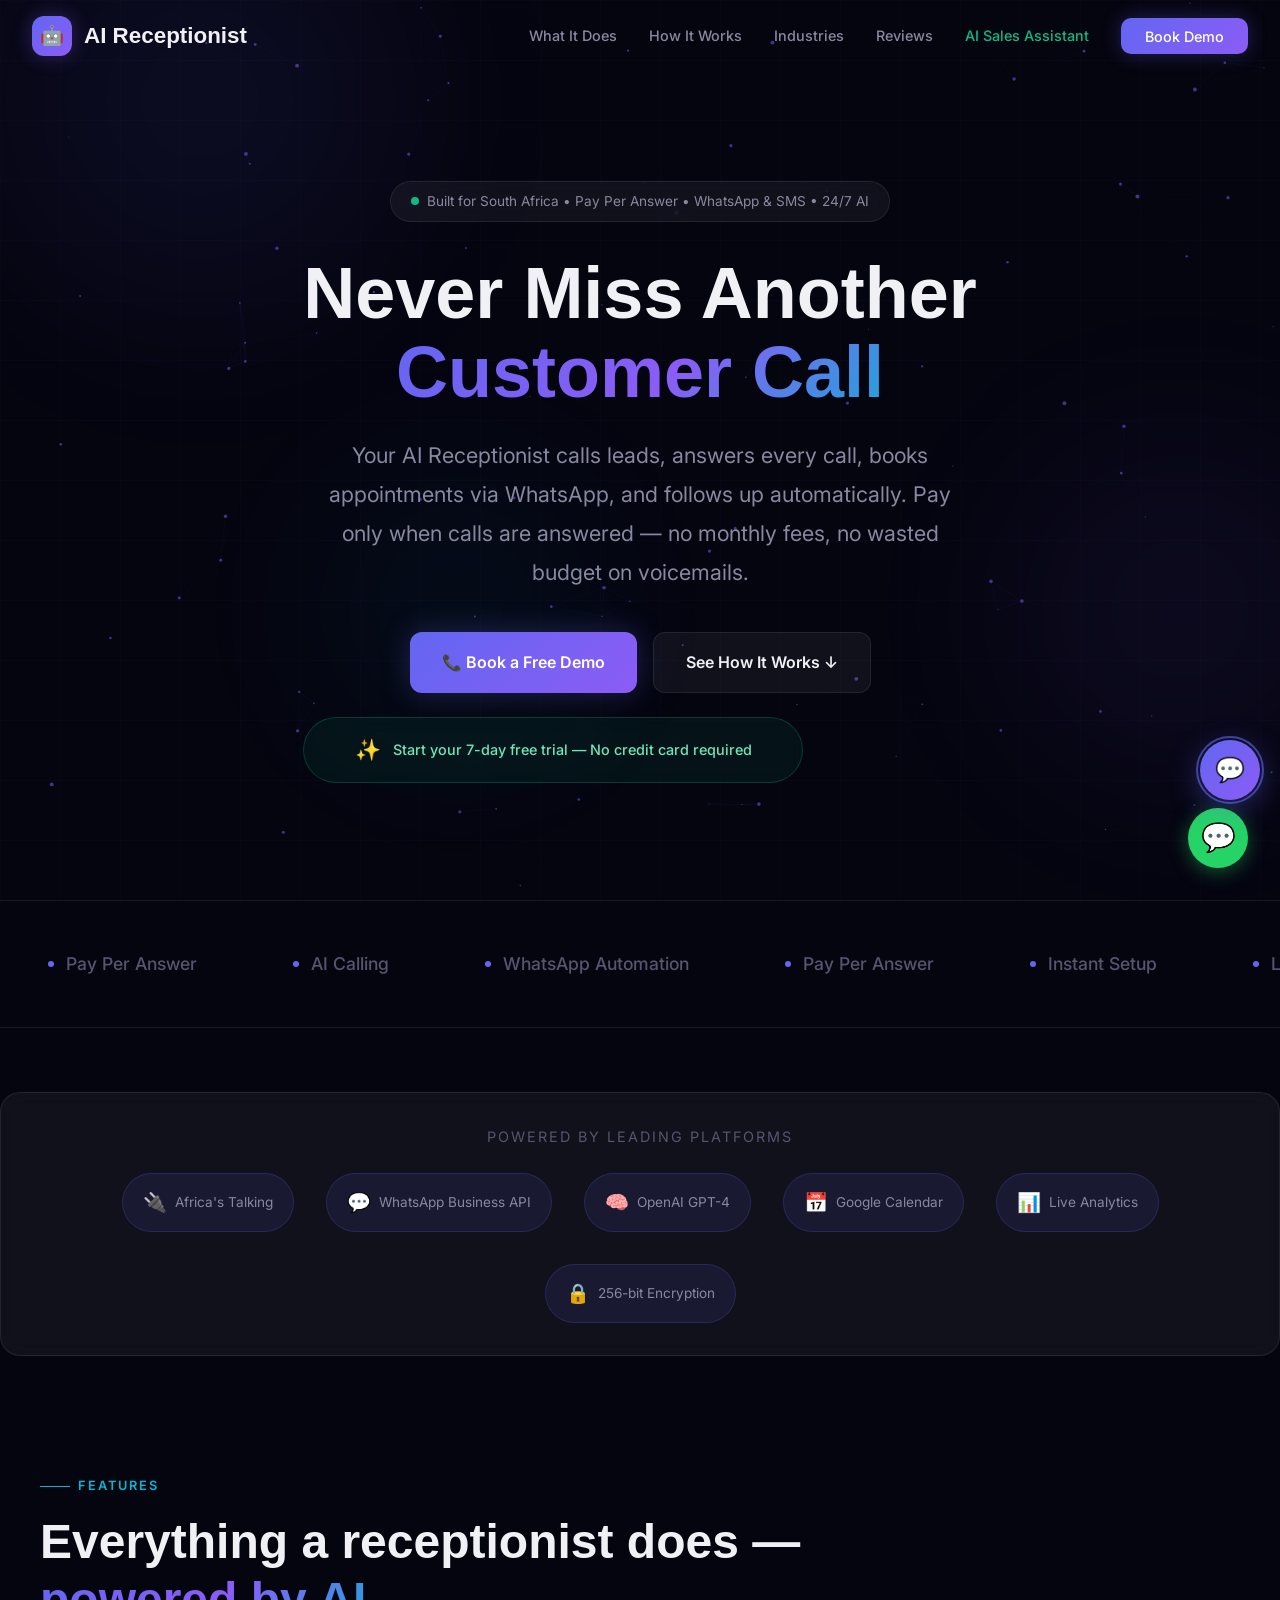
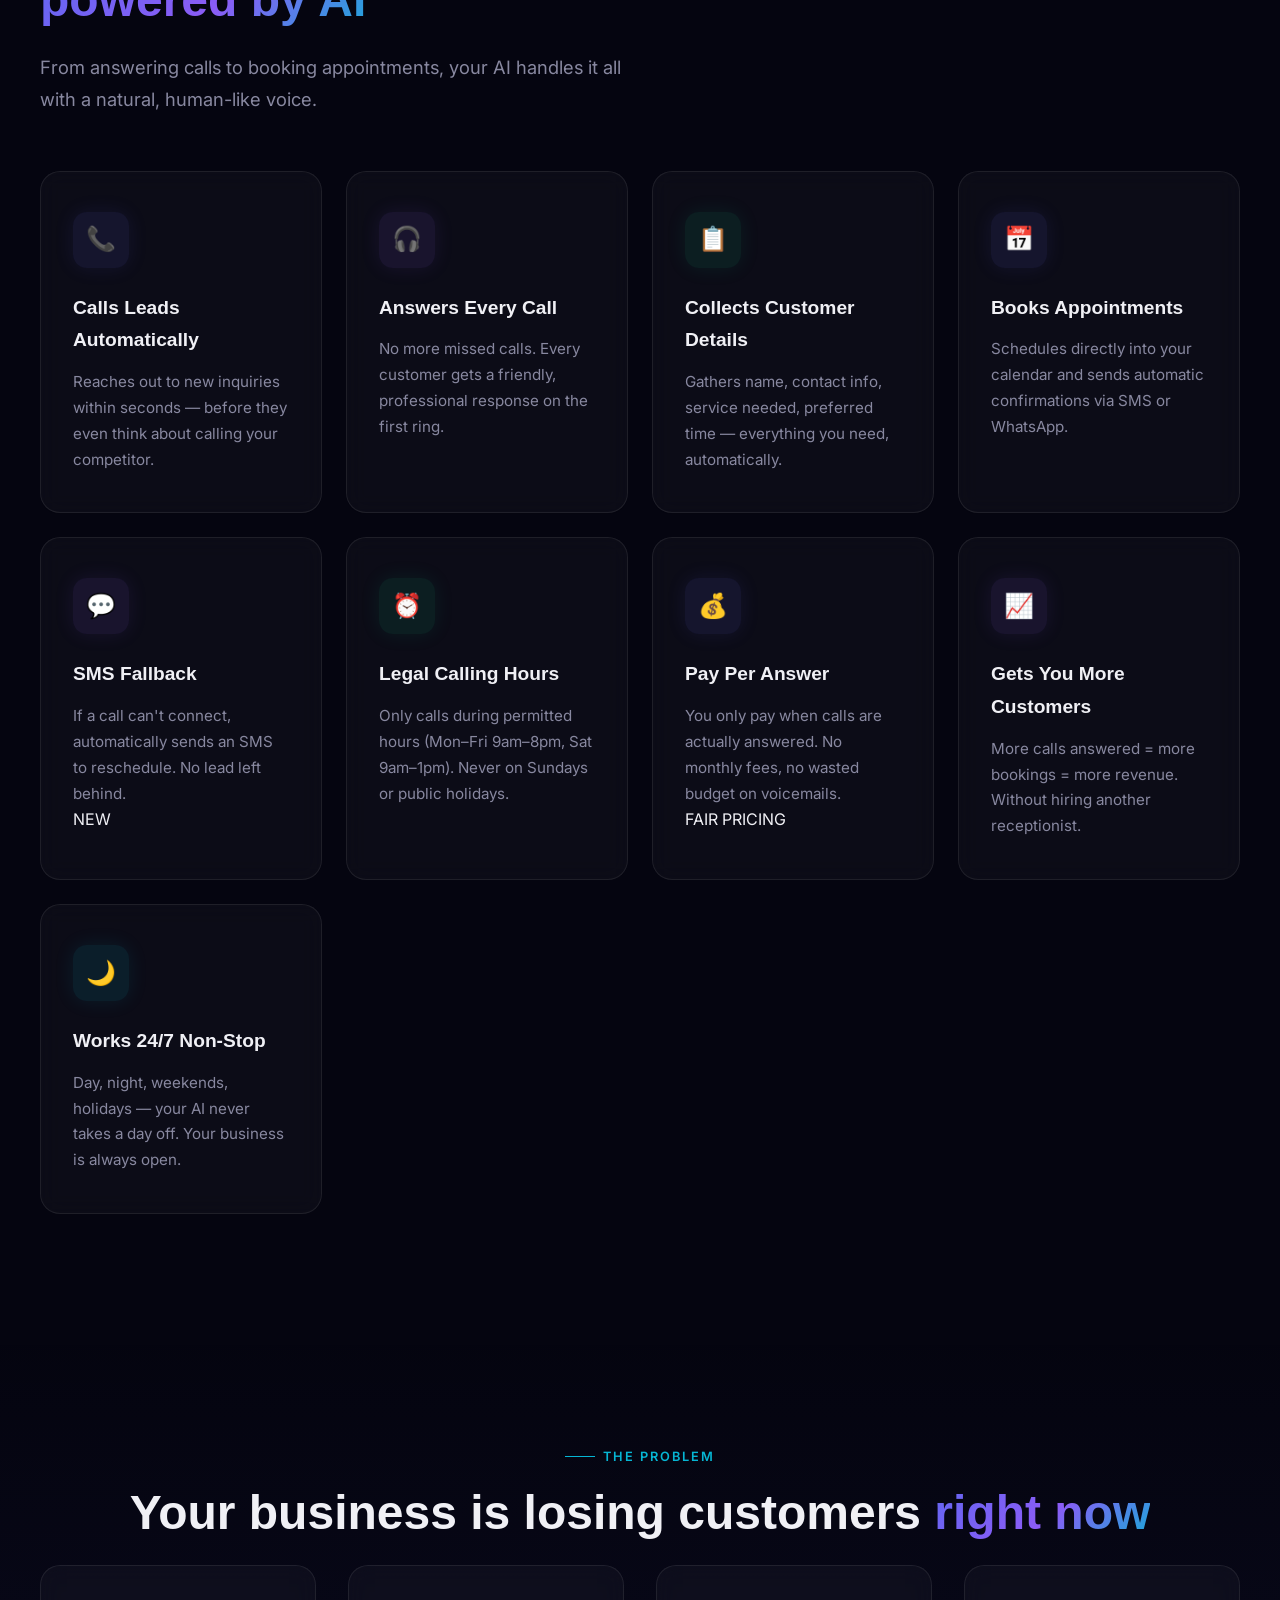
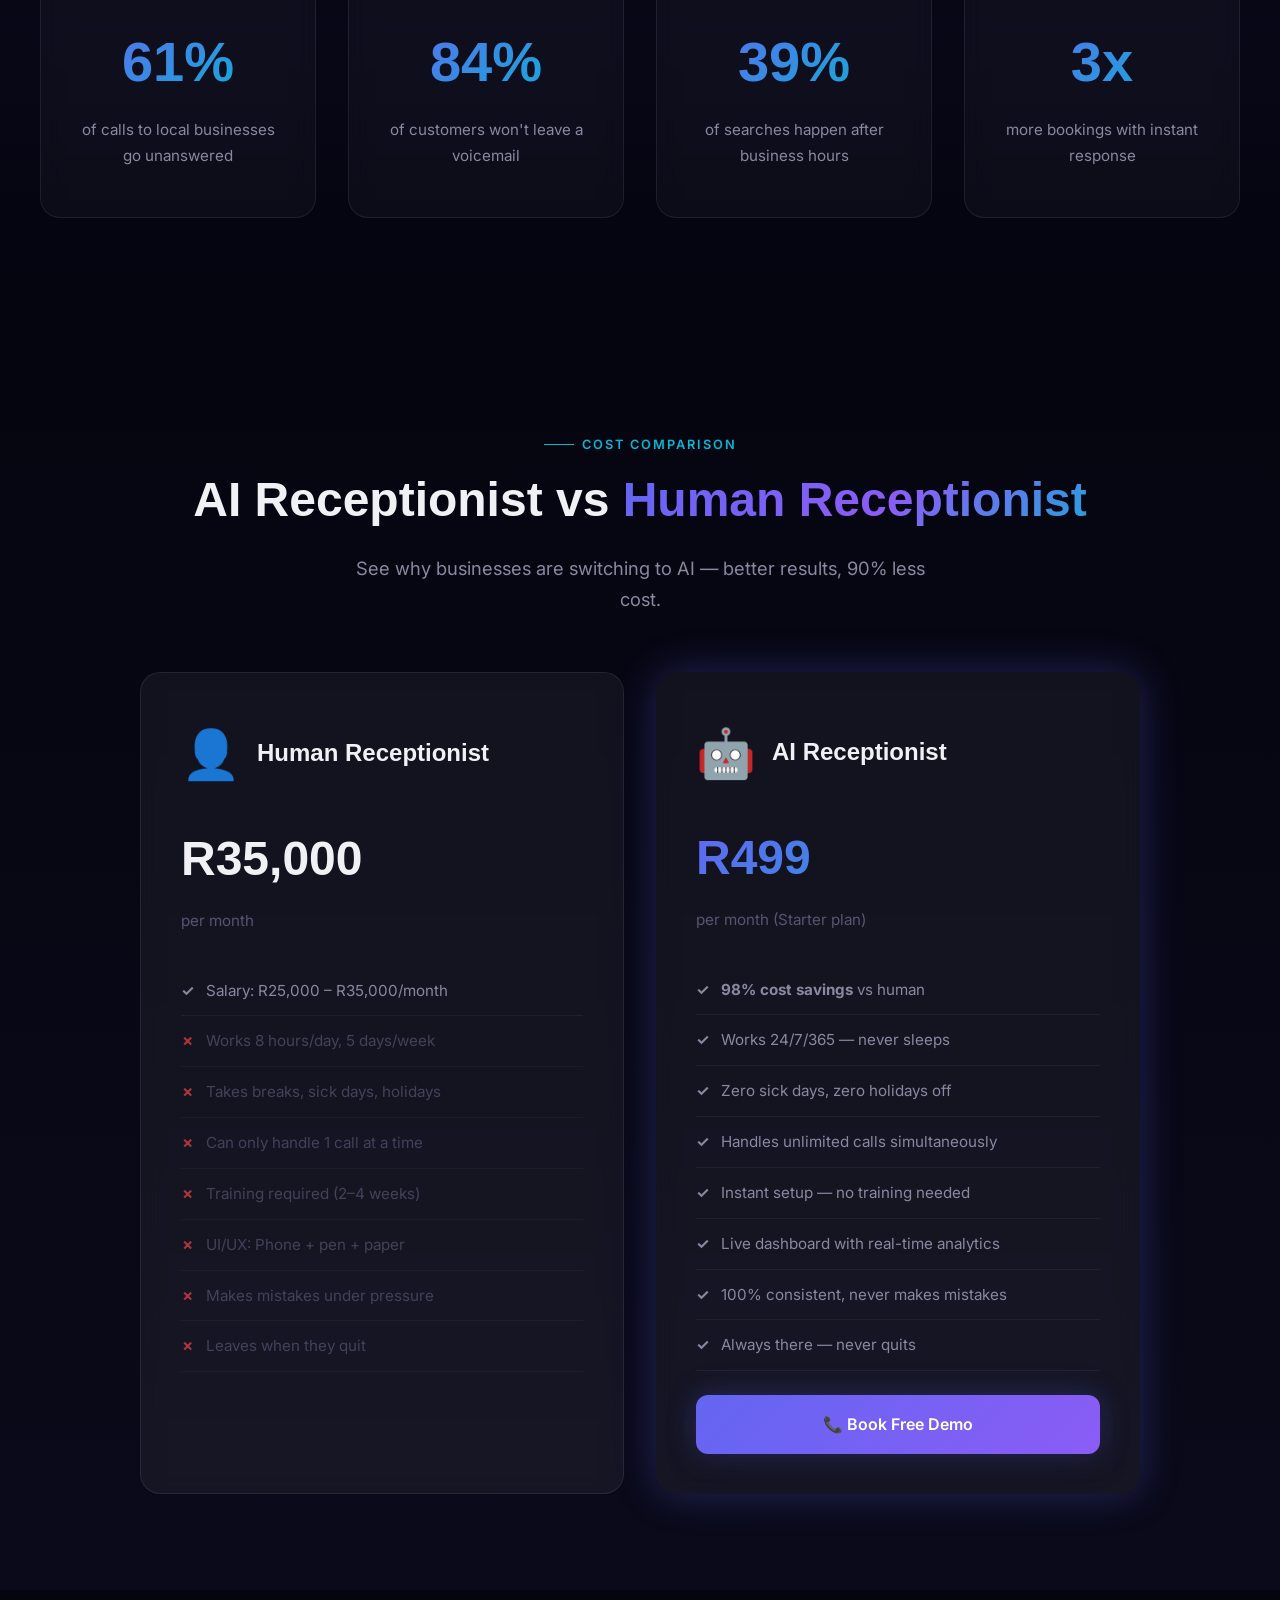
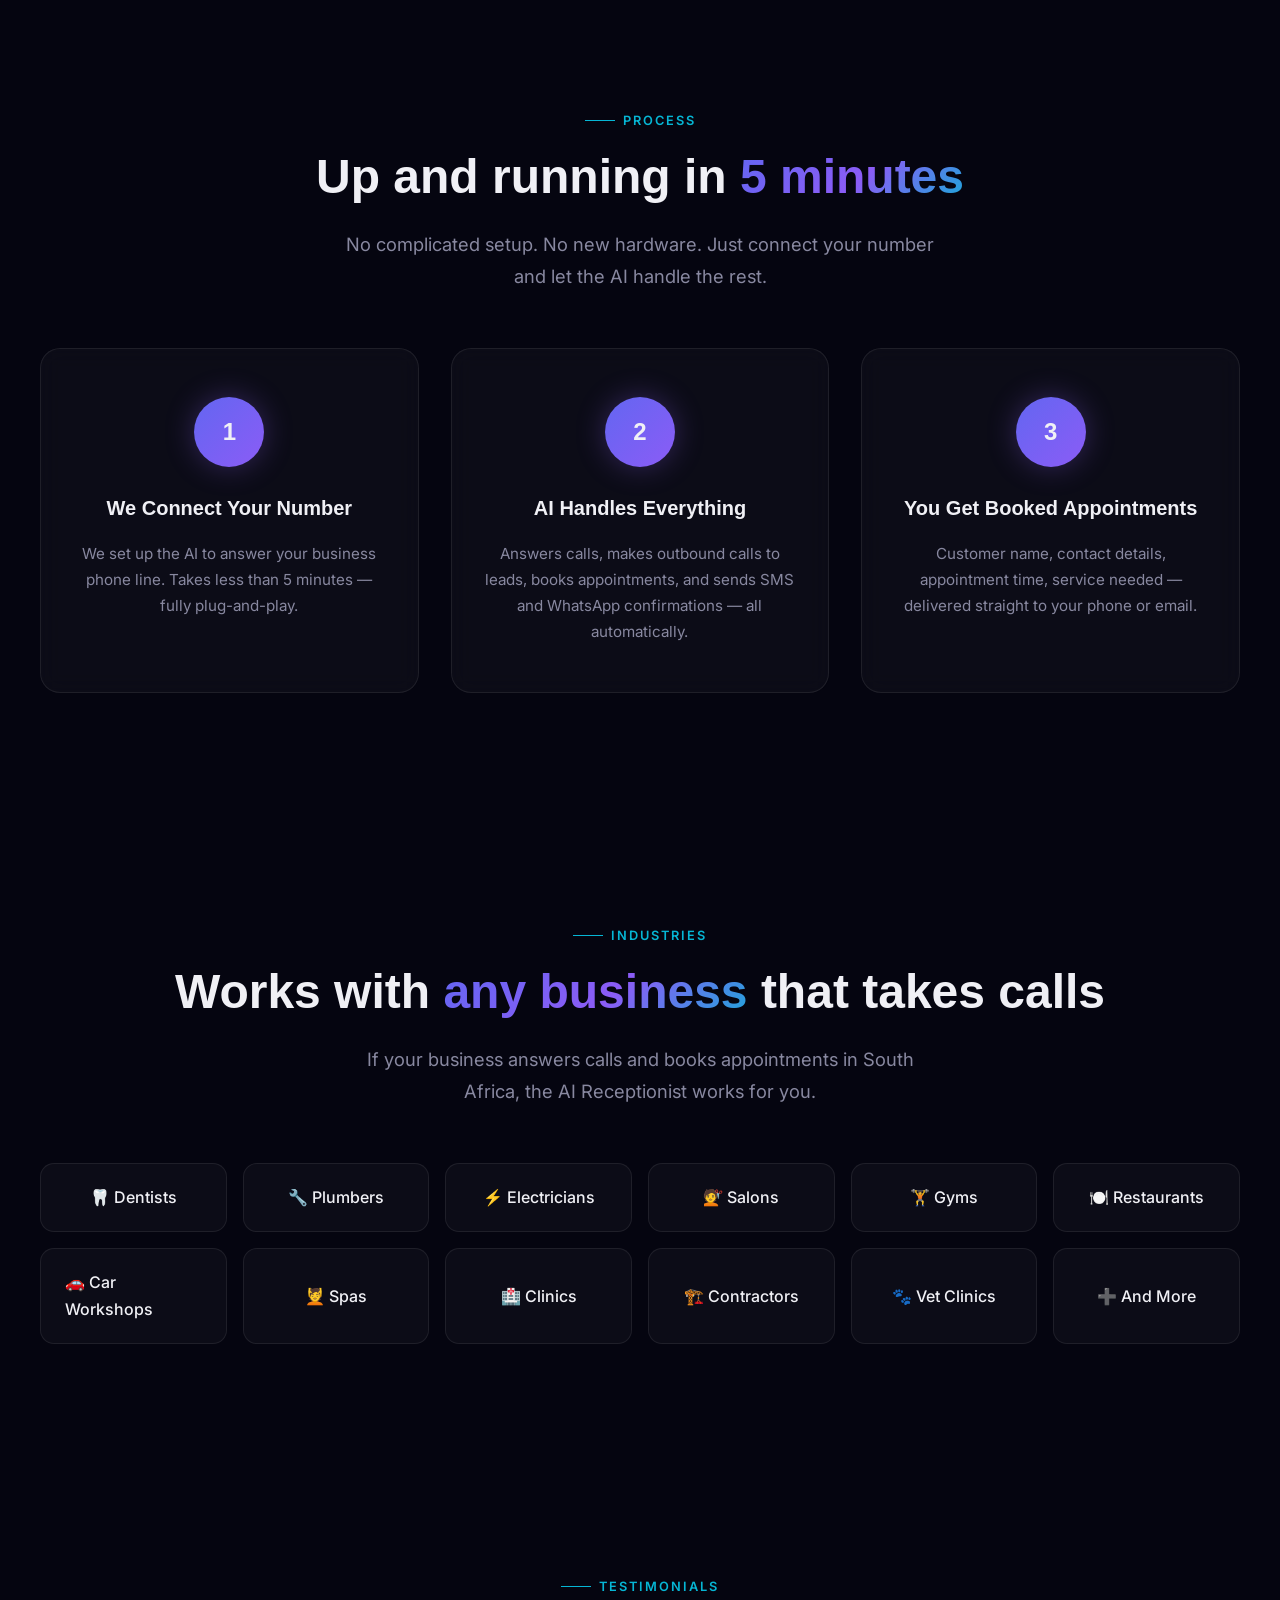
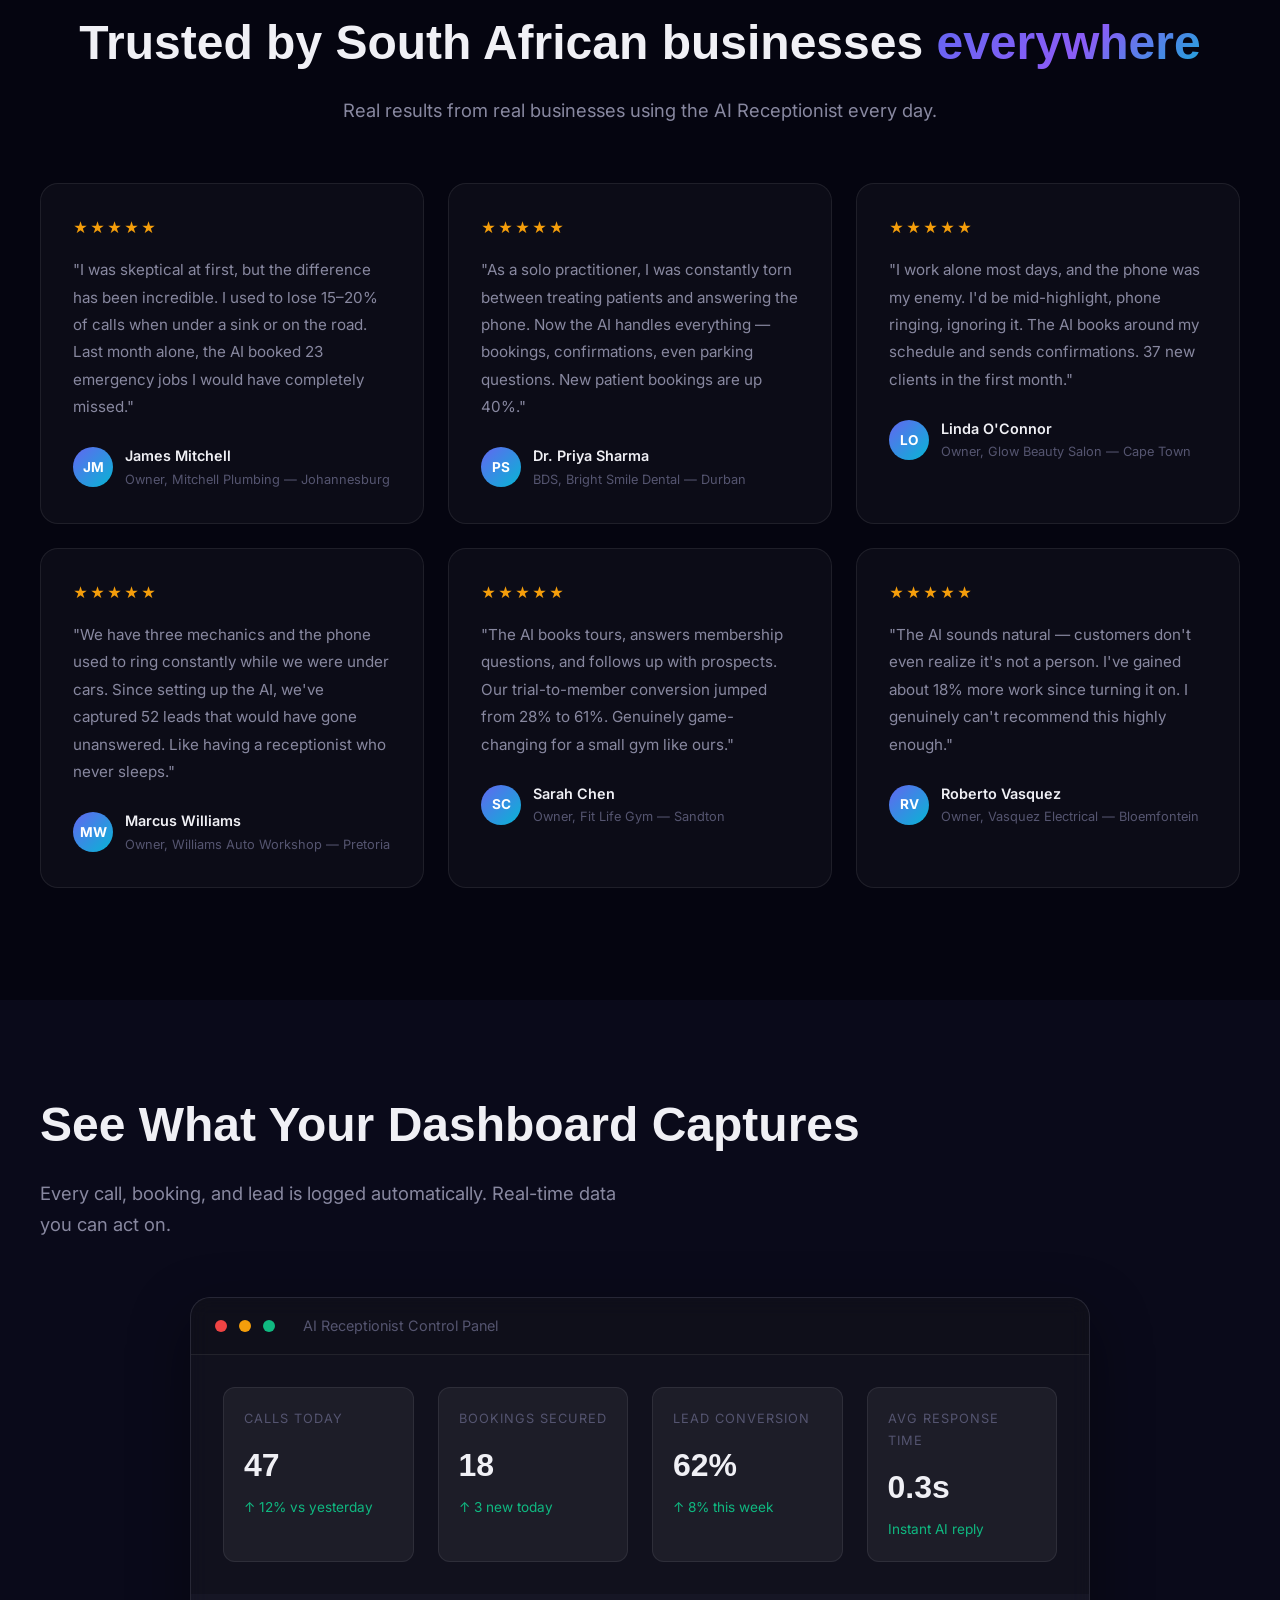
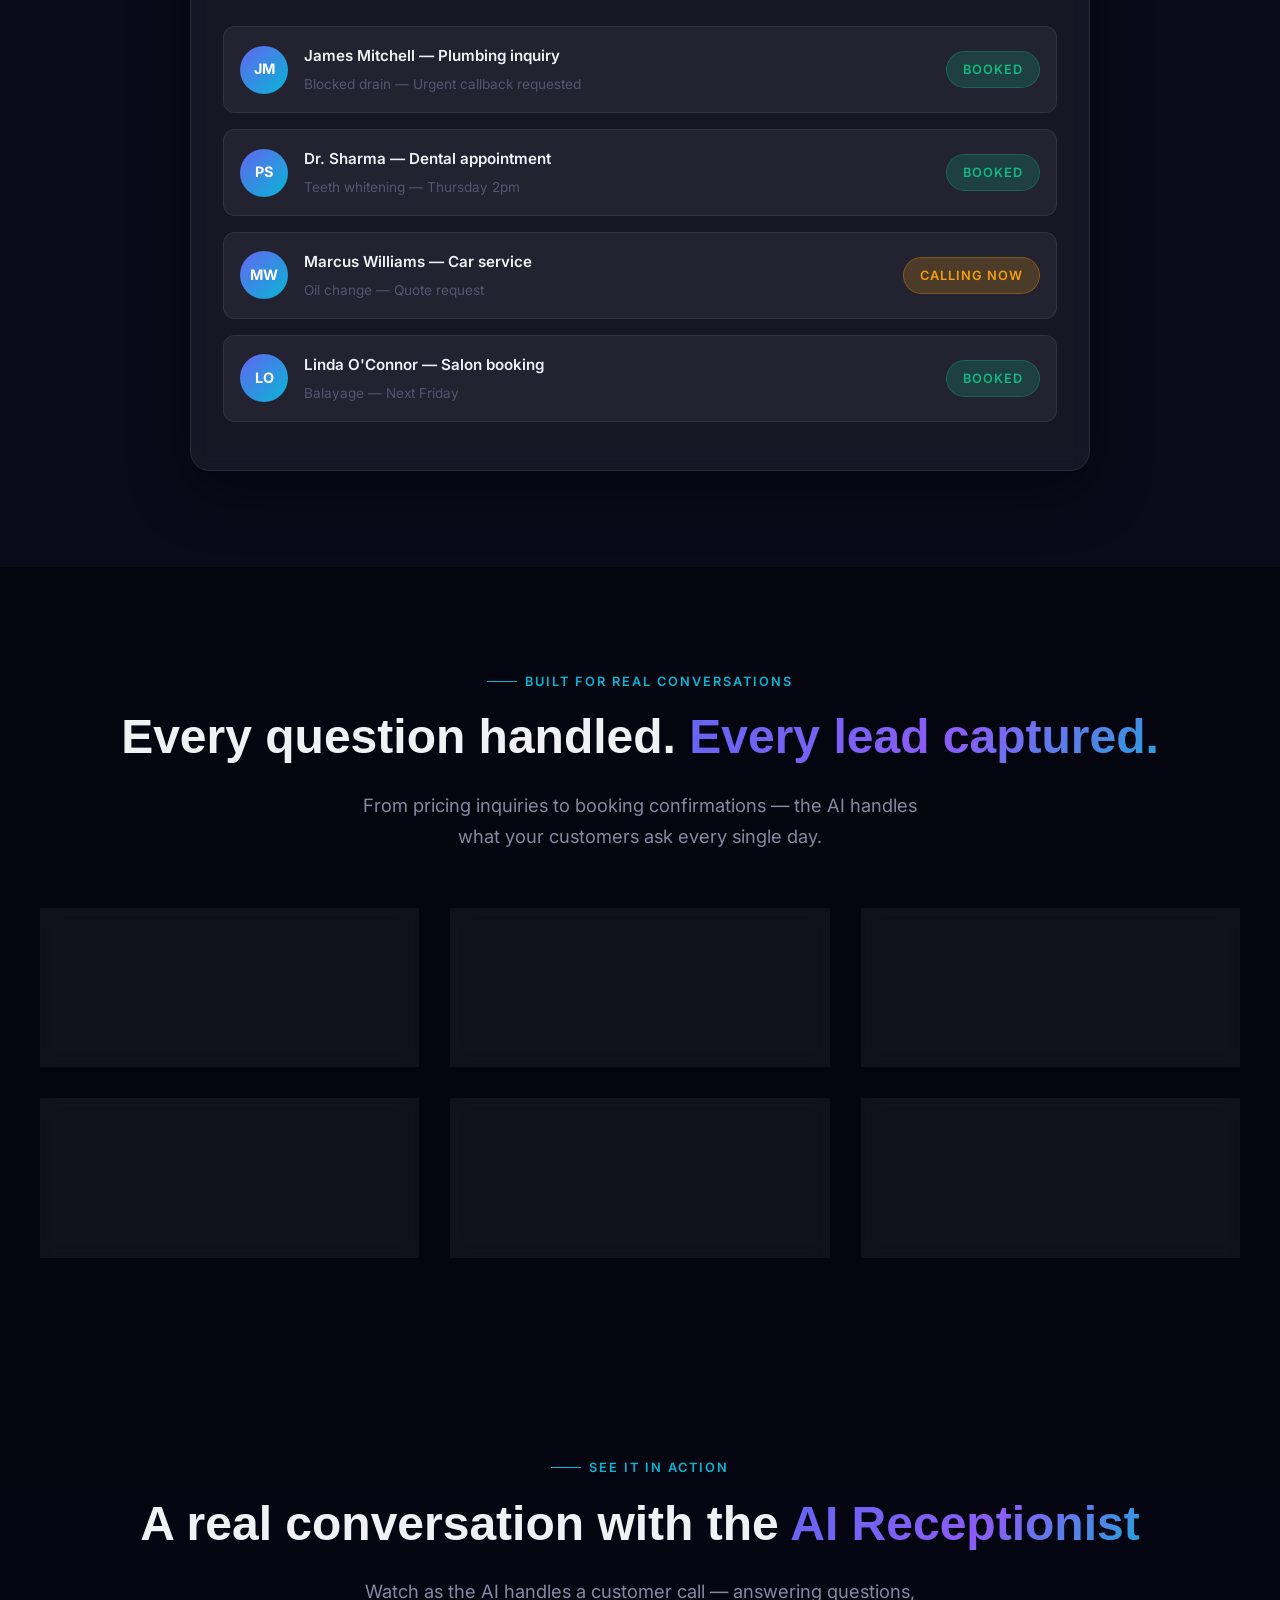
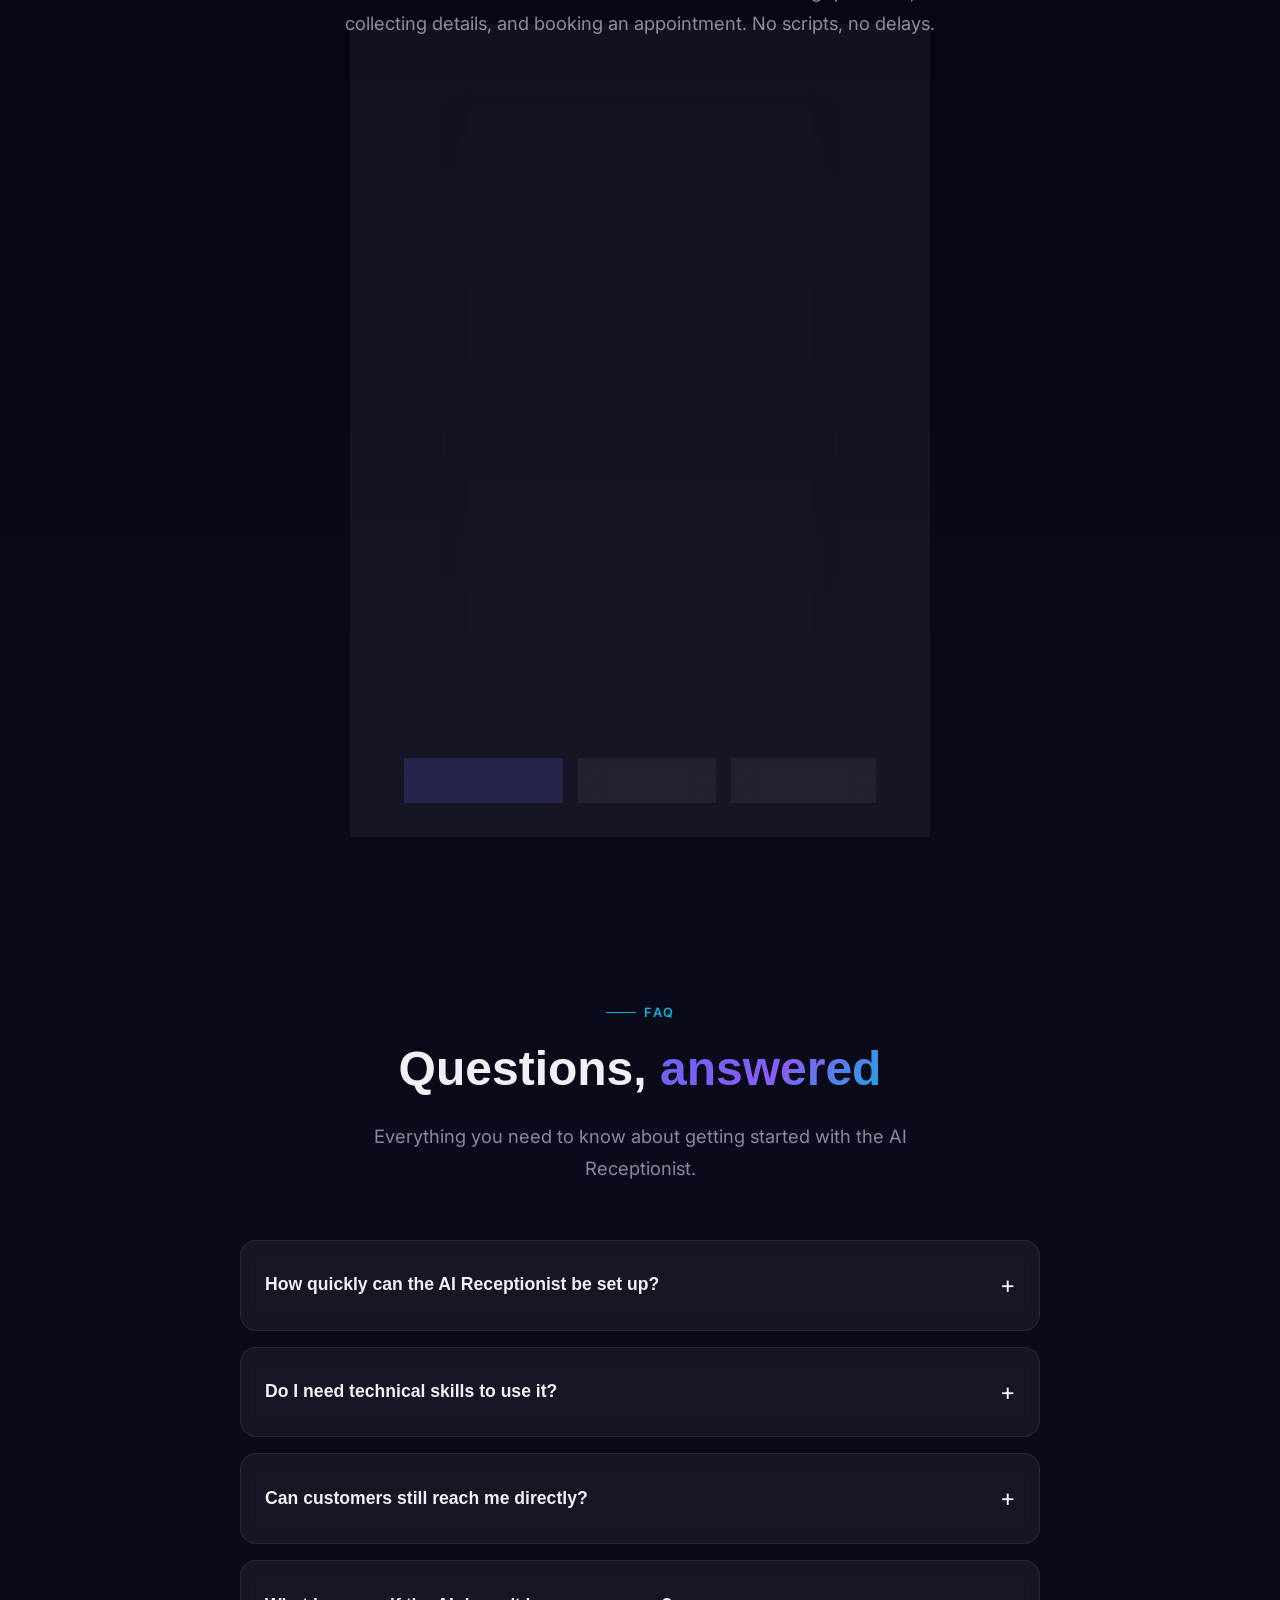
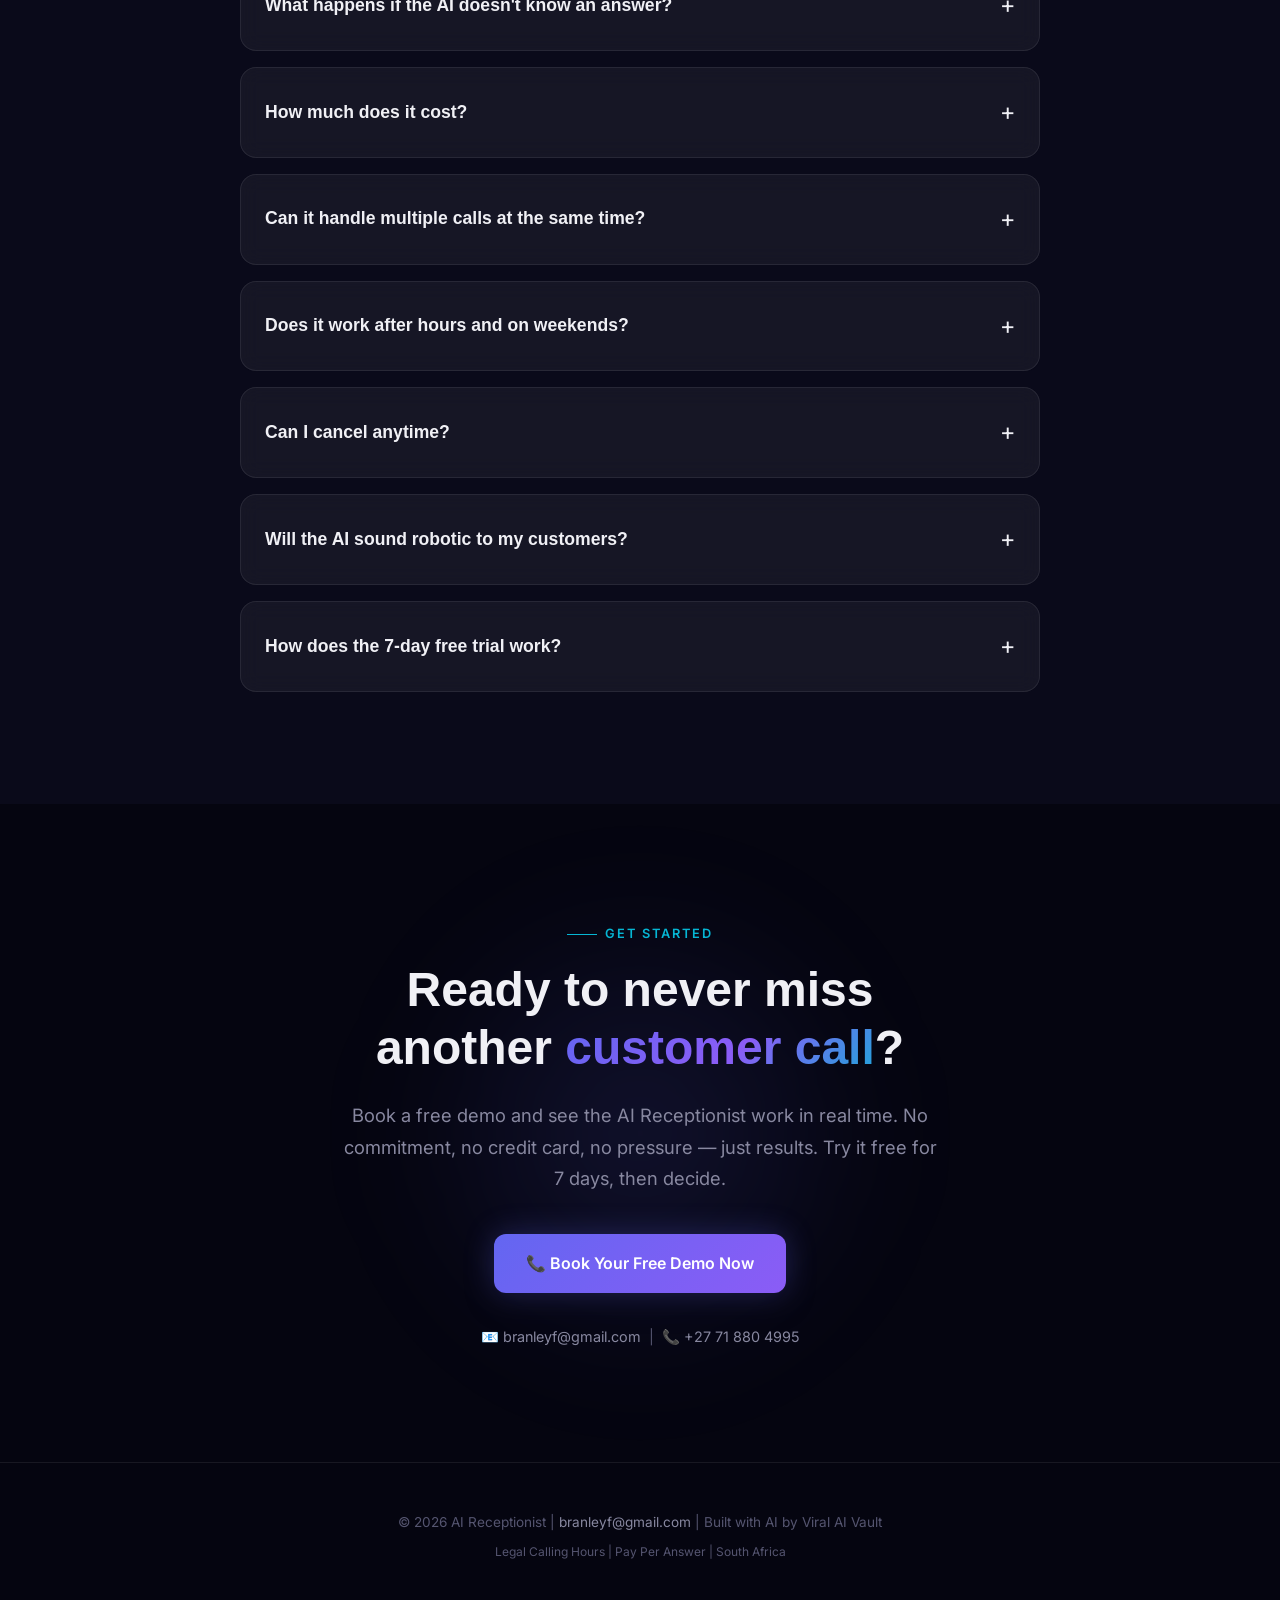
<file: index.html>
<!DOCTYPE html>
<html lang="en">
<head>
  <meta charset="UTF-8">
  <meta name="viewport" content="width=device-width, initial-scale=1.0">
  <title>AI Receptionist — Never Miss Another Customer Call</title>
  <meta name="description" content="AI Receptionist that calls leads, answers every call, books appointments via WhatsApp, and follows up automatically. Pay only when calls are answered.">
  <link rel="preconnect" href="https://fonts.googleapis.com">
  <link rel="preconnect" href="https://fonts.gstatic.com" crossorigin>
  <link href="https://fonts.googleapis.com/css2?family=Inter:wght@300;400;500;600;700&display=swap" rel="stylesheet">
  <link rel="stylesheet" href="style.css">
  <style>
      .trial-banner {
        display: flex;
        align-items: center;
        justify-content: center;
        gap: 0.75rem;
        margin-top: 1.5rem;
        padding: 0.9rem 2rem;
        background: rgba(16,185,129,0.08);
        border: 1px solid rgba(16,185,129,0.25);
        border-radius: 100px;
        font-size: 0.9rem;
        font-weight: 500;
        color: #6ee7b7;
        backdrop-filter: blur(8px);
        animation: trialPulse 3s ease-in-out infinite;
        max-width: 500px;
      }
      .trial-banner span { font-size: 1.3rem; }
      @keyframes trialPulse {
        0%, 100% { border-color: rgba(16,185,129,0.25); box-shadow: 0 0 20px rgba(16,185,129,0.05); }
        50% { border-color: rgba(16,185,129,0.5); box-shadow: 0 0 30px rgba(16,185,129,0.15); }
      }
  </style>
</head>
<body>

  <!-- Animated Background -->
  <div class="bg-grid"></div>
  <div class="bg-orbs">
    <div class="orb orb-1"></div>
    <div class="orb orb-2"></div>
    <div class="orb orb-3"></div>
  </div>

  <!-- Navigation -->
  <nav class="navbar" id="navbar">
    <div class="nav-container">
      <a href="#home" class="logo">
        <div class="logo-icon">🤖</div>
        <span>AI Receptionist</span>
      </a>
      <ul class="nav-links" id="nav-links">
        <li><a href="#features">What It Does</a></li>
        <li><a href="#how-it-works">How It Works</a></li>
        <li><a href="#industries">Industries</a></li>
        <li><a href="#testimonials">Reviews</a></li><li><a href="sales.html" style="color:#10b981;">AI Sales Assistant</a></li>
        <li><a href="https://wa.me/27718804995?text=Hi%2C%20I%27d%20like%20to%20book%20a%20free%20demo%20of%20the%20AI%20Receptionist" class="nav-cta">Book Demo</a></li>
      </ul>
      <button class="mobile-toggle" id="mobile-toggle" aria-label="Menu">
        <span></span>
        <span></span>
        <span></span>
      </button>
    </div>
  </nav>

  <!-- Hero -->
  <section class="hero" id="home">
    <canvas id="hero-canvas"></canvas>
    <div class="hero-content">
      <div class="hero-badge">
        <span class="dot"></span> Built for South Africa &bull; Pay Per Answer &bull; WhatsApp &amp; SMS &bull; 24/7 AI
      </div>
      <h1 class="hero-title">
        Never Miss Another<br>
        <span class="gradient-text">Customer Call</span>
      </h1>
      <p class="hero-subtitle">
        Your AI Receptionist calls leads, answers every call, books appointments via WhatsApp, and follows up automatically. Pay only when calls are answered — no monthly fees, no wasted budget on voicemails.
      </p>
      <div class="hero-buttons">
        <a href="https://wa.me/27718804995?text=Hi%2C%20I%27d%20like%20to%20book%20a%20free%20demo%20of%20the%20AI%20Receptionist" class="btn btn-primary">
          📞 Book a Free Demo
        </a>
        <a href="#how-it-works" class="btn btn-ghost">
          See How It Works ↓
        </a>
      </div>

      <div class="trial-banner" style="animation: fadeInUp 0.8s ease 0.8s both;">
        <span>✨</span> Start your 7-day free trial — No credit card required
      </div>
    </div>
  </section>

  <!-- Marquee -->
  <div class="marquee-section">
    <div class="marquee-track">
      <div class="marquee-item"><span class="dot"></span>Pay Per Answer</div>
      <div class="marquee-item"><span class="dot"></span>AI Calling</div>
      <div class="marquee-item"><span class="dot"></span>WhatsApp Automation</div>
      <div class="marquee-item"><span class="dot"></span>Pay Per Answer</div>
      <div class="marquee-item"><span class="dot"></span>Instant Setup</div>
      <div class="marquee-item"><span class="dot"></span>Legal Calling Hours</div>
      <div class="marquee-item"><span class="dot"></span>AI Calling</div>
      <div class="marquee-item"><span class="dot"></span>WhatsApp Automation</div>
      <!-- Duplicate for seamless loop -->
      <div class="marquee-item"><span class="dot"></span>Pay Per Answer</div>
      <div class="marquee-item"><span class="dot"></span>AI Calling</div>
      <div class="marquee-item"><span class="dot"></span>WhatsApp Automation</div>
      <div class="marquee-item"><span class="dot"></span>Pay Per Answer</div>
      <div class="marquee-item"><span class="dot"></span>Instant Setup</div>
      <div class="marquee-item"><span class="dot"></span>Legal Calling Hours</div>
      <div class="marquee-item"><span class="dot"></span>AI Calling</div>
      <div class="marquee-item"><span class="dot"></span>WhatsApp Automation</div>
    </div>
  </div>

  <!-- Integrations Partner Bar -->
  <div class="partners-bar">
    <div class="partners-label">Powered by leading platforms</div>
    <div class="partners-logos">
      <div class="partner-badge"><span class="p-icon">🔌</span> Africa's Talking</div>
      <div class="partner-badge"><span class="p-icon">💬</span> WhatsApp Business API</div>
      <div class="partner-badge"><span class="p-icon">🧠</span> OpenAI GPT-4</div>
      <div class="partner-badge"><span class="p-icon">📅</span> Google Calendar</div>
      <div class="partner-badge"><span class="p-icon">📊</span> Live Analytics</div>
      <div class="partner-badge"><span class="p-icon">🔒</span> 256-bit Encryption</div>
    </div>
  </div>

  <!-- Features -->
  <section class="section" id="features">
    <div class="section-container">
      <div class="reveal">
        <div class="section-label">Features</div>
        <h2 class="section-title">Everything a receptionist does —<br>
          <span class="gradient-text">powered by AI</span>
        </h2>
        <p class="section-subtitle">From answering calls to booking appointments, your AI handles it all with a natural, human-like voice.</p>
      </div>
      <div class="features-grid">
        <div class="glass-card feature-card reveal reveal-delay-1">
          <div class="feature-icon-wrap blue">📞</div>
          <h3>Calls Leads Automatically</h3>
          <p>Reaches out to new inquiries within seconds — before they even think about calling your competitor.</p>
        </div>
        <div class="glass-card feature-card reveal reveal-delay-2">
          <div class="feature-icon-wrap purple">🎧</div>
          <h3>Answers Every Call</h3>
          <p>No more missed calls. Every customer gets a friendly, professional response on the first ring.</p>
        </div>
        <div class="glass-card feature-card reveal">
          <div class="feature-icon-wrap emerald">📋</div>
          <h3>Collects Customer Details</h3>
          <p>Gathers name, contact info, service needed, preferred time — everything you need, automatically.</p>
        </div>
        <div class="glass-card feature-card reveal reveal-delay-1">
          <div class="feature-icon-wrap blue">📅</div>
          <h3>Books Appointments</h3>
          <p>Schedules directly into your calendar and sends automatic confirmations via SMS or WhatsApp.</p>
        </div>
        <div class="glass-card feature-card reveal reveal-delay-2">
          <div class="feature-icon-wrap purple">💬</div>
          <h3>SMS Fallback</h3>
          <p>If a call can't connect, automatically sends an SMS to reschedule. No lead left behind.</p>
          <span class="feature-badge badge-new">NEW</span>
        </div>
        <div class="glass-card feature-card reveal">
          <div class="feature-icon-wrap emerald">⏰</div>
          <h3>Legal Calling Hours</h3>
          <p>Only calls during permitted hours (Mon–Fri 9am–8pm, Sat 9am–1pm). Never on Sundays or public holidays.</p>
        </div>
        <div class="glass-card feature-card reveal reveal-delay-1">
          <div class="feature-icon-wrap blue">💰</div>
          <h3>Pay Per Answer</h3>
          <p>You only pay when calls are actually answered. No monthly fees, no wasted budget on voicemails.</p>
          <span class="feature-badge badge-popular">FAIR PRICING</span>
        </div>
        <div class="glass-card feature-card reveal reveal-delay-2">
          <div class="feature-icon-wrap purple">📈</div>
          <h3>Gets You More Customers</h3>
          <p>More calls answered = more bookings = more revenue. Without hiring another receptionist.</p>
        </div>
        <div class="glass-card feature-card reveal reveal-delay-3">
          <div class="feature-icon-wrap cyan">🌙</div>
          <h3>Works 24/7 Non-Stop</h3>
          <p>Day, night, weekends, holidays — your AI never takes a day off. Your business is always open.</p>
        </div>
      </div>
    </div>
  </section>

  <!-- Stats -->
  <section class="section stats-section">
    <div class="section-container">
      <div class="reveal text-center">
        <div class="section-label" style="justify-content:center;">The Problem</div>
        <h2 class="section-title">Your business is losing customers <span class="gradient-text">right now</span></h2>
      </div>
      <div class="stats-grid">
        <div class="glass-card stat-card reveal">
          <div class="stat-number" data-target="62">0%</div>
          <div class="stat-label">of calls to local businesses go unanswered</div>
        </div>
        <div class="glass-card stat-card reveal reveal-delay-1">
          <div class="stat-number" data-target="85">0%</div>
          <div class="stat-label">of customers won't leave a voicemail</div>
        </div>
        <div class="glass-card stat-card reveal reveal-delay-2">
          <div class="stat-number" data-target="40">0%</div>
          <div class="stat-label">of searches happen after business hours</div>
        </div>
        <div class="glass-card stat-card reveal reveal-delay-3">
          <div class="stat-number">3x</div>
          <div class="stat-label">more bookings with instant response</div>
        </div>
      </div>
    </div>
  </section>

  <!-- ROI Comparison: AI vs Human -->
  <section class="roi-section">
    <div class="section-container">
      <div class="reveal text-center">
        <div class="section-label" style="justify-content:center;">Cost Comparison</div>
        <h2 class="section-title">AI Receptionist vs <span class="gradient-text">Human Receptionist</span></h2>
        <p class="section-subtitle mx-auto">See why businesses are switching to AI — better results, 90% less cost.</p>
      </div>
      <div class="roi-comparison">
        <div class="roi-card">
          <div class="roi-card-header">
            <div class="roi-card-icon human">👤</div>
            <div class="roi-card-title">Human Receptionist</div>
          </div>
          <div class="roi-price">R35,000</div>
          <div class="roi-period">per month</div>
          <ul class="roi-features">
            <li>Salary: R25,000 – R35,000/month</li>
            <li class="weak">Works 8 hours/day, 5 days/week</li>
            <li class="weak">Takes breaks, sick days, holidays</li>
            <li class="weak">Can only handle 1 call at a time</li>
            <li class="weak">Training required (2–4 weeks)</li>
            <li class="weak">UI/UX: Phone + pen + paper</li>
            <li class="weak">Makes mistakes under pressure</li>
            <li class="weak">Leaves when they quit</li>
          </ul>
        </div>
        <div class="roi-card highlight">
          <div class="roi-card-header">
            <div class="roi-card-icon ai">🤖</div>
            <div class="roi-card-title">AI Receptionist</div>
          </div>
          <div class="roi-price gradient">R499</div>
          <div class="roi-period">per month (Starter plan)</div>
          <ul class="roi-features">
            <li><strong>98% cost savings</strong> vs human</li>
            <li>Works 24/7/365 — never sleeps</li>
            <li>Zero sick days, zero holidays off</li>
            <li>Handles unlimited calls simultaneously</li>
            <li>Instant setup — no training needed</li>
            <li>Live dashboard with real-time analytics</li>
            <li>100% consistent, never makes mistakes</li>
            <li>Always there — never quits</li>
          </ul>
          <a href="https://wa.me/27718804995?text=Hi%2C%20I%27d%20like%20to%20book%20a%20free%20demo%20of%20the%20AI%20Receptionist" class="btn btn-primary" style="margin-top:1.5rem;width:100%;justify-content:center;">
            📞 Book Free Demo
          </a>
        </div>
      </div>
    </div>
  </section>

  <!-- How It Works -->
  <section class="section" id="how-it-works">
    <div class="section-container">
      <div class="reveal text-center">
        <div class="section-label" style="justify-content:center;">Process</div>
        <h2 class="section-title">Up and running in <span class="gradient-text">5 minutes</span></h2>
        <p class="section-subtitle mx-auto">No complicated setup. No new hardware. Just connect your number and let the AI handle the rest.</p>
      </div>
      <div class="steps-container">
        <div class="glass-card step-card reveal">
          <div class="step-number">1</div>
          <h3>We Connect Your Number</h3>
          <p>We set up the AI to answer your business phone line. Takes less than 5 minutes — fully plug-and-play.</p>
        </div>
        <div class="glass-card step-card reveal reveal-delay-1">
          <div class="step-number">2</div>
          <h3>AI Handles Everything</h3>
          <p>Answers calls, makes outbound calls to leads, books appointments, and sends SMS and WhatsApp confirmations — all automatically.</p>
        </div>
        <div class="glass-card step-card reveal reveal-delay-2">
          <div class="step-number">3</div>
          <h3>You Get Booked Appointments</h3>
          <p>Customer name, contact details, appointment time, service needed — delivered straight to your phone or email.</p>
        </div>
      </div>
    </div>
  </section>

  <!-- Industries -->
  <section class="section" id="industries">
    <div class="section-container">
      <div class="reveal text-center">
        <div class="section-label" style="justify-content:center;">Industries</div>
        <h2 class="section-title">Works with <span class="gradient-text">any business</span> that takes calls</h2>
        <p class="section-subtitle mx-auto">If your business answers calls and books appointments in South Africa, the AI Receptionist works for you.</p>
      </div>
      <div class="industries-grid">
        <div class="industry-chip reveal">🦷 Dentists</div>
        <div class="industry-chip reveal">🔧 Plumbers</div>
        <div class="industry-chip reveal">⚡ Electricians</div>
        <div class="industry-chip reveal">💇 Salons</div>
        <div class="industry-chip reveal">🏋️ Gyms</div>
        <div class="industry-chip reveal">🍽️ Restaurants</div>
        <div class="industry-chip reveal">🚗 Car Workshops</div>
        <div class="industry-chip reveal">💆 Spas</div>
        <div class="industry-chip reveal">🏥 Clinics</div>
        <div class="industry-chip reveal">🏗️ Contractors</div>
        <div class="industry-chip reveal">🐾 Vet Clinics</div>
        <div class="industry-chip reveal">➕ And More</div>
      </div>
    </div>
  </section>

  <!-- Testimonials -->
  <section class="section" id="testimonials">
    <div class="section-container">
      <div class="reveal text-center">
        <div class="section-label" style="justify-content:center;">Testimonials</div>
        <h2 class="section-title">Trusted by South African businesses <span class="gradient-text">everywhere</span></h2>
        <p class="section-subtitle mx-auto">Real results from real businesses using the AI Receptionist every day.</p>
      </div>
      <div class="testimonials-track">
        <div class="testimonial reveal">
          <div class="testimonial-stars">★★★★★</div>
          <div class="testimonial-text">"I was skeptical at first, but the difference has been incredible. I used to lose 15–20% of calls when under a sink or on the road. Last month alone, the AI booked 23 emergency jobs I would have completely missed."</div>
          <div class="testimonial-author">
            <div class="testimonial-avatar">JM</div>
            <div>
              <div class="testimonial-name">James Mitchell</div>
              <div class="testimonial-role">Owner, Mitchell Plumbing — Johannesburg</div>
            </div>
          </div>
        </div>
        <div class="testimonial reveal reveal-delay-1">
          <div class="testimonial-stars">★★★★★</div>
          <div class="testimonial-text">"As a solo practitioner, I was constantly torn between treating patients and answering the phone. Now the AI handles everything — bookings, confirmations, even parking questions. New patient bookings are up 40%."</div>
          <div class="testimonial-author">
            <div class="testimonial-avatar">PS</div>
            <div>
              <div class="testimonial-name">Dr. Priya Sharma</div>
              <div class="testimonial-role">BDS, Bright Smile Dental — Durban</div>
            </div>
          </div>
        </div>
        <div class="testimonial reveal reveal-delay-2">
          <div class="testimonial-stars">★★★★★</div>
          <div class="testimonial-text">"I work alone most days, and the phone was my enemy. I'd be mid-highlight, phone ringing, ignoring it. The AI books around my schedule and sends confirmations. 37 new clients in the first month."</div>
          <div class="testimonial-author">
            <div class="testimonial-avatar">LO</div>
            <div>
              <div class="testimonial-name">Linda O'Connor</div>
              <div class="testimonial-role">Owner, Glow Beauty Salon — Cape Town</div>
            </div>
          </div>
        </div>
        <div class="testimonial reveal">
          <div class="testimonial-stars">★★★★★</div>
          <div class="testimonial-text">"We have three mechanics and the phone used to ring constantly while we were under cars. Since setting up the AI, we've captured 52 leads that would have gone unanswered. Like having a receptionist who never sleeps."</div>
          <div class="testimonial-author">
            <div class="testimonial-avatar">MW</div>
            <div>
              <div class="testimonial-name">Marcus Williams</div>
              <div class="testimonial-role">Owner, Williams Auto Workshop — Pretoria</div>
            </div>
          </div>
        </div>
        <div class="testimonial reveal reveal-delay-1">
          <div class="testimonial-stars">★★★★★</div>
          <div class="testimonial-text">"The AI books tours, answers membership questions, and follows up with prospects. Our trial-to-member conversion jumped from 28% to 61%. Genuinely game-changing for a small gym like ours."</div>
          <div class="testimonial-author">
            <div class="testimonial-avatar">SC</div>
            <div>
              <div class="testimonial-name">Sarah Chen</div>
              <div class="testimonial-role">Owner, Fit Life Gym — Sandton</div>
            </div>
          </div>
        </div>
        <div class="testimonial reveal reveal-delay-2">
          <div class="testimonial-stars">★★★★★</div>
          <div class="testimonial-text">"The AI sounds natural — customers don't even realize it's not a person. I've gained about 18% more work since turning it on. I genuinely can't recommend this highly enough."</div>
          <div class="testimonial-author">
            <div class="testimonial-avatar">RV</div>
            <div>
              <div class="testimonial-name">Roberto Vasquez</div>
              <div class="testimonial-role">Owner, Vasquez Electrical — Bloemfontein</div>
            </div>
          </div>
        </div>
      </div>
    </div>
  </section>

  <!-- Dashboard Preview -->
  <section class="dashboard-preview">
    <div class="section-container">
      <div class="reveal">
        <h2 class="section-title">See What Your Dashboard Captures</h2>
        <p class="section-subtitle">Every call, booking, and lead is logged automatically. Real-time data you can act on.</p>
      </div>
      <div class="reveal">
        <div class="dashboard-mockup">
          <div class="dashboard-topbar">
            <div class="dash-dot red"></div>
            <div class="dash-dot yellow"></div>
            <div class="dash-dot green"></div>
            <div class="dashboard-topbar-title">AI Receptionist Control Panel</div>
          </div>
          <div class="stats-row">
            <div class="stat-mini">
              <div class="stat-mini-label">Calls Today</div>
              <div class="stat-mini-value">47</div>
              <div class="stat-mini-delta">↑ 12% vs yesterday</div>
            </div>
            <div class="stat-mini">
              <div class="stat-mini-label">Bookings Secured</div>
              <div class="stat-mini-value">18</div>
              <div class="stat-mini-delta">↑ 3 new today</div>
            </div>
            <div class="stat-mini">
              <div class="stat-mini-label">Lead Conversion</div>
              <div class="stat-mini-value">62%</div>
              <div class="stat-mini-delta">↑ 8% this week</div>
            </div>
            <div class="stat-mini">
              <div class="stat-mini-label">Avg Response Time</div>
              <div class="stat-mini-value">0.3s</div>
              <div class="stat-mini-delta">Instant AI reply</div>
            </div>
          </div>
          <div class="feed-list">
            <div class="feed-item">
              <div class="feed-avatar">JM</div>
              <div class="feed-body">
                <div class="feed-title">James Mitchell — Plumbing inquiry</div>
                <div class="feed-sub">Blocked drain — Urgent callback requested</div>
              </div>
              <div class="feed-tag booked">Booked</div>
            </div>
            <div class="feed-item">
              <div class="feed-avatar">PS</div>
              <div class="feed-body">
                <div class="feed-title">Dr. Sharma — Dental appointment</div>
                <div class="feed-sub">Teeth whitening — Thursday 2pm</div>
              </div>
              <div class="feed-tag booked">Booked</div>
            </div>
            <div class="feed-item">
              <div class="feed-avatar">MW</div>
              <div class="feed-body">
                <div class="feed-title">Marcus Williams — Car service</div>
                <div class="feed-sub">Oil change — Quote request</div>
              </div>
              <div class="feed-tag calling">Calling Now</div>
            </div>
            <div class="feed-item">
              <div class="feed-avatar">LO</div>
              <div class="feed-body">
                <div class="feed-title">Linda O'Connor — Salon booking</div>
                <div class="feed-sub">Balayage — Next Friday</div>
              </div>
              <div class="feed-tag booked">Booked</div>
            </div>
          </div>
        </div>
      </div>
    </div>
  </section>

  <!-- What the AI Handles -->
  <section class="handles-section">
    <div class="section-container">
      <div class="reveal text-center">
        <div class="section-label" style="justify-content:center;">Built for Real Conversations</div>
        <h2 class="section-title">Every question handled. <span class="gradient-text">Every lead captured.</span></h2>
        <p class="section-subtitle mx-auto">From pricing inquiries to booking confirmations — the AI handles what your customers ask every single day.</p>
      </div>
      <div class="handles-grid">
        <div class="handle-item reveal">
          <div class="handle-icon hi-blue">💬</div>
          <div class="handle-text">
            <h4>FAQs Answered Instantly</h4>
            <p>"What are your hours?" "Where are you located?" — answered immediately, 24/7.</p>
          </div>
        </div>
        <div class="handle-item reveal reveal-delay-1">
          <div class="handle-icon hi-green">💲</div>
          <div class="handle-text">
            <h4>Pricing &amp; Quotes</h4>
            <p>Customers get accurate pricing from your business info. No more "I'll get back to you."</p>
          </div>
        </div>
        <div class="handle-item reveal reveal-delay-2">
          <div class="handle-icon hi-purple">📅</div>
          <div class="handle-text">
            <h4>Bookings &amp; Appointments</h4>
            <p>Real-time availability checking, booking confirmations, and rescheduling — all in conversation.</p>
          </div>
        </div>
        <div class="handle-item reveal">
          <div class="handle-icon hi-cyan">📍</div>
          <div class="handle-text">
            <h4>Location &amp; Directions</h4>
            <p>Address, parking info, and directions handled automatically with zero effort from you.</p>
          </div>
        </div>
        <div class="handle-item reveal reveal-delay-1">
          <div class="handle-icon hi-gold">🎯</div>
          <div class="handle-text">
            <h4>Lead Capture</h4>
            <p>Every enquiry — name, number, what they need — saved automatically for follow-up.</p>
          </div>
        </div>
        <div class="handle-item reveal reveal-delay-2">
          <div class="handle-icon hi-pink">🔄</div>
          <div class="handle-text">
            <h4>Reschedule &amp; Cancel</h4>
            <p>Customers can change or cancel appointments in chat — the calendar updates instantly.</p>
          </div>
        </div>
      </div>
    </div>
  </section>

  <!-- Phone Call Demo -->
  <section class="phone-demo-section" id="demo">
    <div class="section-container">
      <div class="reveal text-center">
        <div class="section-label" style="justify-content:center;">See It In Action</div>
        <h2 class="section-title">A real conversation with the <span class="gradient-text">AI Receptionist</span></h2>
        <p class="section-subtitle mx-auto">Watch as the AI handles a customer call — answering questions, collecting details, and booking an appointment. No scripts, no delays.</p>
      </div>
      <div class="phone-container reveal">
        <div class="phone-frame">
          <div class="phone-notch"></div>
          <div class="phone-header">
            <div class="caller-avatar">🤖</div>
            <div class="caller-name" id="demoCallerName">New Call Incoming</div>
            <div class="caller-business" id="demoCallerBusiness">Incoming call being handled by AI</div>
            <div class="call-status">
              <span class="status-dot"></span>
              <span id="demoStatus">AI Active — Listening</span>
            </div>
          </div>
          <div class="conversation-area" id="conversationArea">
            <p style="text-align:center;color:var(--text-muted);font-size:0.85rem;padding:2rem 0;">Select a scenario below to watch the AI handle a live call</p>
          </div>
        </div>
      </div>
      <div class="demo-controls reveal">
        <button class="demo-btn active" onclick="playDemo('dental')">🦷 Dental Clinic</button>
        <button class="demo-btn" onclick="playDemo('plumber')">🔧 Plumbing</button>
        <button class="demo-btn" onclick="playDemo('salon')">💇 Hair Salon</button>
      </div>
    </div>
  </section>

  <!-- FAQ -->
  <section class="faq-section section" id="faq">
    <div class="section-container">
      <div class="reveal text-center">
        <div class="section-label" style="justify-content:center;">FAQ</div>
        <h2 class="section-title">Questions, <span class="gradient-text">answered</span></h2>
        <p class="section-subtitle mx-auto">Everything you need to know about getting started with the AI Receptionist.</p>
      </div>
      <div class="faq-container">
        <div class="faq-item reveal">
          <div class="faq-question" onclick="toggleFAQ(this)">
            <span>How quickly can the AI Receptionist be set up?</span>
            <span class="faq-icon">+</span>
          </div>
          <div class="faq-answer">
            <p>Under 5 minutes. We connect the AI to your existing phone number — no new hardware, no apps to install, no complicated configuration. Your AI starts answering calls the same day you sign up.</p>
          </div>
        </div>
        <div class="faq-item reveal reveal-delay-1">
          <div class="faq-question" onclick="toggleFAQ(this)">
            <span>Do I need technical skills to use it?</span>
            <span class="faq-icon">+</span>
          </div>
          <div class="faq-answer">
            <p>None at all. You tell the AI about your business in plain language — your hours, services, pricing, booking rules — and it handles the rest. No coding, no dashboards to learn, no forms to fill out. Just talk to the AI like you would a new receptionist.</p>
          </div>
        </div>
        <div class="faq-item reveal reveal-delay-2">
          <div class="faq-question" onclick="toggleFAQ(this)">
            <span>Can customers still reach me directly?</span>
            <span class="faq-icon">+</span>
          </div>
          <div class="faq-answer">
            <p>Absolutely. The AI answers first and handles routine calls, but you can set it to warm-transfer to your personal line whenever needed. High-value callers or urgent situations go straight through to you — the AI knows when a human touch is required.</p>
          </div>
        </div>
        <div class="faq-item reveal">
          <div class="faq-question" onclick="toggleFAQ(this)">
            <span>What happens if the AI doesn't know an answer?</span>
            <span class="faq-icon">+</span>
          </div>
          <div class="faq-answer">
            <p>The AI is trained on your specific business information. If a question falls outside what it knows, it politely tells the customer it'll have someone follow up, captures their details, and sends you an instant WhatsApp alert. You never lose a lead.</p>
          </div>
        </div>
        <div class="faq-item reveal reveal-delay-1">
          <div class="faq-question" onclick="toggleFAQ(this)">
            <span>How much does it cost?</span>
            <span class="faq-icon">+</span>
          </div>
          <div class="faq-answer">
            <p>You only pay when calls are actually answered — no monthly subscription, no setup fees, no wasted budget on voicemails or missed calls. Our 7-day free trial lets you see real results before paying anything. Plans start from R499/month with unlimited calls.</p>
          </div>
        </div>
        <div class="faq-item reveal reveal-delay-2">
          <div class="faq-question" onclick="toggleFAQ(this)">
            <span>Can it handle multiple calls at the same time?</span>
            <span class="faq-icon">+</span>
          </div>
          <div class="faq-answer">
            <p>Yes — unlimited simultaneous calls. Unlike a human receptionist who can only handle one caller at a time, the AI manages every call instantly. During your busiest hours, not a single customer gets a busy signal.</p>
          </div>
        </div>
        <div class="faq-item reveal">
          <div class="faq-question" onclick="toggleFAQ(this)">
            <span>Does it work after hours and on weekends?</span>
            <span class="faq-icon">+</span>
          </div>
          <div class="faq-answer">
            <p>24/7, 365 days a year. The AI never sleeps, never takes sick days, and never goes on holiday. Your business can capture leads at 11pm on a Sunday — something a human receptionist can't do.</p>
          </div>
        </div>
        <div class="faq-item reveal reveal-delay-1">
          <div class="faq-question" onclick="toggleFAQ(this)">
            <span>Can I cancel anytime?</span>
            <span class="faq-icon">+</span>
          </div>
          <div class="faq-answer">
            <p>Yes, cancel anytime with no penalties or hidden fees. We believe in earning your business every month. If the AI isn't bringing you value, you can stop immediately — but most clients see results within the first week.</p>
          </div>
        </div>
        <div class="faq-item reveal reveal-delay-2">
          <div class="faq-question" onclick="toggleFAQ(this)">
            <span>Will the AI sound robotic to my customers?</span>
            <span class="faq-icon">+</span>
          </div>
          <div class="faq-answer">
            <p>Not at all. Our AI uses advanced natural language processing that sounds warm, friendly, and completely human. Most customers can't tell the difference. It speaks naturally, understands context, and adapts its tone to match the conversation.</p>
          </div>
        </div>
        <div class="faq-item reveal">
          <div class="faq-question" onclick="toggleFAQ(this)">
            <span>How does the 7-day free trial work?</span>
            <span class="faq-icon">+</span>
          </div>
          <div class="faq-answer">
            <p>Sign up, and your AI Receptionist goes live immediately. For 7 full days, it answers your calls, books appointments, and captures leads — completely free. No credit card required upfront. If you love the results (most do), billing starts automatically. If not, cancel with one click.</p>
          </div>
        </div>
      </div>
    </div>
  </section>

  <!-- Final CTA -->
  <section class="section cta-section">
    <div class="cta-glow"></div>
    <div class="section-container cta-content">
      <div class="reveal text-center">
        <div class="section-label" style="justify-content:center;">Get Started</div>
        <h2 class="section-title">Ready to never miss<br>another <span class="gradient-text">customer call</span>?</h2>
        <p class="section-subtitle mx-auto" style="margin-bottom:2.5rem;">Book a free demo and see the AI Receptionist work in real time. No commitment, no credit card, no pressure — just results. Try it free for 7 days, then decide.</p>
        <div class="hero-buttons" style="margin-bottom:2rem;">
          <a href="https://wa.me/27718804995?text=Hi%2C%20I%27d%20like%20to%20book%20a%20free%20demo%20of%20the%20AI%20Receptionist" class="btn btn-primary btn-large">📞 Book Your Free Demo Now</a>
        </div>
        <p style="color:var(--text-muted);font-size:0.9rem;">
          📧 <a href="mailto:branleyf@gmail.com" style="color:var(--text-secondary);text-decoration:none;">branleyf@gmail.com</a> &nbsp;|&nbsp; 📞 <a href="tel:+27718804995" style="color:var(--text-secondary);text-decoration:none;">+27 71 880 4995</a>
        </p>
      </div>
    </div>
  </section>

  <!-- Footer -->
  <footer>
    <p>&copy; <span id="year"></span> AI Receptionist | <a href="mailto:branleyf@gmail.com">branleyf@gmail.com</a> | Built with AI by Viral AI Vault</p>
    <p style="margin-top:0.5rem;font-size:0.75rem;color:var(--text-muted);">Legal Calling Hours | Pay Per Answer | South Africa</p>
  </footer>

  <!-- WhatsApp Float -->
  <a href="https://wa.me/27718804995?text=Hi%2C%20I%27d%20like%20to%20book%20a%20free%20demo%20of%20the%20AI%20Receptionist" class="whatsapp-float" target="_blank" aria-label="WhatsApp">💬</a>

  <!-- AI Chatbot Widget -->
  <div id="chatbot-widget" style="position: fixed; bottom: 100px; right: 20px; width: 380px; height: 500px; background: rgba(15, 15, 35, 0.95); border: 1px solid rgba(99, 102, 241, 0.3); border-radius: 20px; box-shadow: 0 20px 60px rgba(0,0,0,0.5); z-index: 9999; display: none; flex-direction: column; backdrop-filter: blur(20px);">
    <div style="padding: 1rem 1.5rem; border-bottom: 1px solid rgba(99, 102, 241, 0.2); display: flex; justify-content: space-between; align-items: center;">
      <div style="display: flex; align-items: center; gap: 0.75rem;">
        <div style="width: 40px; height: 40px; background: linear-gradient(135deg, #6366f1, #8b5cf6); border-radius: 12px; display: flex; align-items: center; justify-content: center; font-size: 1.2rem;">💬</div>
        <div>
          <div style="color: #fff; font-weight: 600; font-size: 0.95rem;">AI Receptionist</div>
          <div style="color: #6ee7b7; font-size: 0.75rem; display: flex; align-items: center; gap: 0.3rem;"><span style="width: 6px; height: 6px; background: #10b981; border-radius: 50%; display: inline-block; animation: blink 1.4s infinite;"></span> Online</div>
        </div>
      </div>
      <button onclick="closeChatbot()" style="background: rgba(255,255,255,0.1); border: none; color: rgba(255,255,255,0.6); font-size: 1.2rem; cursor: pointer; padding: 0.25rem 0.5rem; border-radius: 6px; transition: all 0.2s;">�</button>
    </div>
    
    <div id="chatbot-messages" style="flex: 1; overflow-y: auto; padding: 1.5rem; display: flex; flex-direction: column; gap: 1rem;">
      <div class="chatbot-welcome" style="background: rgba(99, 102, 241, 0.1); border: 1px solid rgba(99, 102, 241, 0.2); border-radius: 12px; padding: 1rem;">
        <div style="color: #fff; font-size: 0.9rem; line-height: 1.5;">Hi there! 🤖 I'm your AI Receptionist demo. Ask me anything about how this AI can help your business!</div>
        <div style="margin-top: 0.75rem; display: flex; flex-wrap: wrap; gap: 0.5rem;">
          <button onclick="askSuggestion('What can the AI receptionist do?')" style="background: rgba(99, 102, 241, 0.15); border: 1px solid rgba(99, 102, 241, 0.3); color: #c7d2fe; padding: 0.4rem 0.8rem; border-radius: 16px; font-size: 0.75rem; cursor: pointer; transition: all 0.2s;">Features</button>
          <button onclick="askSuggestion('How much does it cost?')" style="background: rgba(99, 102, 241, 0.15); border: 1px solid rgba(99, 102, 241, 0.3); color: #c7d2fe; padding: 0.4rem 0.8rem; border-radius: 16px; font-size: 0.75rem; cursor: pointer; transition: all 0.2s;">Pricing</button>
          <button onclick="askSuggestion('What industries do you work with?')" style="background: rgba(99, 102, 241, 0.15); border: 1px solid rgba(99, 102, 241, 0.3); color: #c7d2fe; padding: 0.4rem 0.8rem; border-radius: 16px; font-size: 0.75rem; cursor: pointer; transition: all 0.2s;">Industries</button>
        </div>
      </div>
    </div>
    
    <div style="padding: 1rem 1.5rem; border-top: 1px solid rgba(99, 102, 241, 0.2);">
      <div style="display: flex; gap: 0.5rem; background: rgba(255,255,255,0.05); border: 1px solid rgba(255,255,255,0.1); border-radius: 12px; padding: 0.5rem;">
        <input type="text" id="chatbot-input" placeholder="Ask me anything..." style="flex: 1; background: transparent; border: none; color: #fff; font-size: 0.9rem; padding: 0.5rem; outline: none;" />
        <button onclick="sendChatbotMessage()" id="chatbot-send" style="background: linear-gradient(135deg, #6366f1, #8b5cf6); border: none; color: #fff; width: 36px; height: 36px; border-radius: 8px; cursor: pointer; display: flex; align-items: center; justify-content: center; transition: all 0.2s;">
          <svg width="18" height="18" viewBox="0 0 24 24" fill="none" stroke="currentColor" stroke-width="2" stroke-linecap="round" stroke-linejoin="round"><line x1="22" y1="2" x2="11" y2="13"></line><polygon points="22 2 15 22 11 13 2 9 22 2"></polygon></svg>
        </button>
      </div>
      <div id="apiKeyStatus" style="margin-top: 0.5rem; font-size: 0.7rem; color: rgba(255,255,255,0.4); text-align: center;"></div>
    </div>
  </div>
  
  <button onclick="openChatbot()" id="chatbot-toggle" style="position: fixed; bottom: 100px; right: 20px; width: 60px; height: 60px; border-radius: 50%; background: linear-gradient(135deg, #6366f1, #8b5cf6); border: none; color: #fff; font-size: 1.5rem; cursor: pointer; box-shadow: 0 8px 32px rgba(99, 102, 241, 0.4); z-index: 9998; transition: all 0.3s; display: block; align-items: center; justify-content: center;">
    💬
    <div style="position: absolute; inset: -4px; border-radius: 50%; border: 2px solid rgba(99, 102, 241, 0.6); animation: pulse 2s infinite;"></div>
  </button>

  <script>
    // ===== PARTICLE NETWORK CANVAS =====
    (function() {
      const canvas = document.getElementById('hero-canvas');
      const ctx = canvas.getContext('2d');
      let particles = [];
      let mouse = { x: null, y: null };
      let w, h;

      function resize() {
        w = canvas.width = canvas.parentElement.offsetWidth;
        h = canvas.height = canvas.parentElement.offsetHeight;
      }

      class Particle {
        constructor() {
          this.x = Math.random() * w;
          this.y = Math.random() * h;
          this.vx = (Math.random() - 0.5) * 0.5;
          this.vy = (Math.random() - 0.5) * 0.5;
          this.radius = Math.random() * 1.5 + 0.5;
        }
        update() {
          this.x += this.vx;
          this.y += this.vy;
          if (this.x < 0 || this.x > w) this.vx *= -1;
          if (this.y < 0 || this.y > h) this.vy *= -1;
        }
        draw() {
          ctx.beginPath();
          ctx.arc(this.x, this.y, this.radius, 0, Math.PI * 2);
          ctx.fillStyle = 'rgba(139, 92, 246, 0.5)';
          ctx.fill();
        }
      }

      function init() {
        particles = [];
        const count = Math.min(Math.floor((w * h) / 12000), 120);
        for (let i = 0; i < count; i++) particles.push(new Particle());
      }

      function drawLines() {
        for (let i = 0; i < particles.length; i++) {
          for (let j = i + 1; j < particles.length; j++) {
            const dx = particles[i].x - particles[j].x;
            const dy = particles[i].y - particles[j].y;
            const dist = Math.sqrt(dx * dx + dy * dy);
            if (dist < 120) {
              ctx.beginPath();
              ctx.moveTo(particles[i].x, particles[i].y);
              ctx.lineTo(particles[j].x, particles[j].y);
              ctx.strokeStyle = `rgba(99, 102, 241, ${0.15 * (1 - dist / 120)})`;
              ctx.lineWidth = 0.5;
              ctx.stroke();
            }
          }
          // Mouse connection
          if (mouse.x !== null) {
            const dx = particles[i].x - mouse.x;
            const dy = particles[i].y - mouse.y;
            const dist = Math.sqrt(dx * dx + dy * dy);
            if (dist < 150) {
              ctx.beginPath();
              ctx.moveTo(particles[i].x, particles[i].y);
              ctx.lineTo(mouse.x, mouse.y);
              ctx.strokeStyle = `rgba(6, 182, 212, ${0.3 * (1 - dist / 150)})`;
              ctx.lineWidth = 0.6;
              ctx.stroke();
            }
          }
        }
      }

      function animate() {
        ctx.clearRect(0, 0, w, h);
        particles.forEach(p => { p.update(); p.draw(); });
        drawLines();
        requestAnimationFrame(animate);
      }

      canvas.addEventListener('mousemove', e => {
        const rect = canvas.getBoundingClientRect();
        mouse.x = e.clientX - rect.left;
        mouse.y = e.clientY - rect.top;
      });

      canvas.addEventListener('mouseleave', () => { mouse.x = null; mouse.y = null; });

      window.addEventListener('resize', () => { resize(); init(); });
      resize();
      init();
      animate();
    })();

    // ===== SCROLL REVEAL =====
    const reveals = document.querySelectorAll('.reveal');
    const observer = new IntersectionObserver((entries) => {
      entries.forEach(entry => {
        if (entry.isIntersecting) {
          entry.target.classList.add('visible');
        }
      });
    }, { threshold: 0.1, rootMargin: '0px 0px -50px 0px' });

    reveals.forEach(el => observer.observe(el));

    // ===== NAVBAR SCROLL =====
    const navbar = document.getElementById('navbar');
    window.addEventListener('scroll', () => {
      navbar.classList.toggle('scrolled', window.scrollY > 50);
    });

    // ===== MOBILE MENU =====
    const mobileToggle = document.getElementById('mobile-toggle');
    const navLinks = document.getElementById('nav-links');

    mobileToggle.addEventListener('click', () => {
      navLinks.classList.toggle('open');
    });

    navLinks.querySelectorAll('a').forEach(link => {
      link.addEventListener('click', () => navLinks.classList.remove('open'));
    });

    // ===== ANIMATED COUNTERS =====
    function animateCounters() {
      const counters = document.querySelectorAll('.stat-number[data-target]');
      counters.forEach(counter => {
        const target = parseInt(counter.getAttribute('data-target'));
        const duration = 2000;
        const start = 0;
        const startTime = performance.now();

        function update(currentTime) {
          const elapsed = currentTime - startTime;
          const progress = Math.min(elapsed / duration, 1);
          const eased = 1 - Math.pow(1 - progress, 3);
          const current = Math.floor(start + (target - start) * eased);
          counter.textContent = current + '%';
          if (progress < 1) requestAnimationFrame(update);
        }

        requestAnimationFrame(update);
      });
    }

    const statsSection = document.querySelector('.stats-section');
    const statsObserver = new IntersectionObserver((entries) => {
      if (entries[0].isIntersecting) {
        animateCounters();
        statsObserver.disconnect();
      }
    }, { threshold: 0.3 });

    if (statsSection) statsObserver.observe(statsSection);

    // ===== FAQ TOGGLE =====
    function toggleFAQ(el) {
      const item = el.parentElement;
      const isActive = item.classList.contains("active");
      document.querySelectorAll(".faq-item").forEach(i => i.classList.remove("active"));
      if (!isActive) item.classList.add("active");
    }

    // ===== PHONE CALL DEMO =====
    const demoScripts = {
      dental: {
        callerName: "Sarah Mitchell",
        callerBusiness: "Calling: Bright Smile Dental",
        messages: [
          { from: "caller", text: "Hi, I have a terrible toothache and need to see a dentist as soon as possible." },
          { from: "ai", text: "I am so sorry to hear you are in pain, Sarah. Let me help you get in right away. Are you a current patient or would this be your first visit?" },
          { from: "caller", text: "First visit. I have never been there before." },
          { from: "ai", text: "Not a problem at all. I can fit you in for an emergency appointment today at 2:30 PM or tomorrow at 9:00 AM. Which works better for you?" },
          { from: "caller", text: "Today if possible. 2:30 works great." },
          { from: "ai", text: "Perfect. You are booked for today at 2:30 PM with Dr. Jacobs. I will send you a confirmation on WhatsApp with our address. Is there anything else I can help with?" },
          { from: "caller", text: "No, that is all. Thank you so much!" },
          { from: "ai", text: "You are very welcome, Sarah. We will see you at 2:30. Feel better soon. Goodbye!" }
        ]
      },
      plumber: {
        callerName: "David Khumalo",
        callerBusiness: "Calling: Khumalo Plumbing",
        messages: [
          { from: "caller", text: "Hello, my geyser just burst and water is flooding everywhere. I need someone urgently." },
          { from: "ai", text: "David, that sounds urgent. I am going to get this sorted for you right now. Can you confirm your address?" },
          { from: "caller", text: "42 Van Riebeeck Street, Centurion." },
          { from: "ai", text: "Got it. I have a technician in your area. He can be there within 45 minutes. Your emergency call-out is R350, and he will assess and quote before any work. Shall I dispatch him?" },
          { from: "caller", text: "Yes please, as fast as possible." },
          { from: "ai", text: "Done. Jacob is on his way to you right now. I will send you his details and the quote on WhatsApp. Stay safe and turn off your main water valve while you wait." },
          { from: "caller", text: "Thank you. Appreciate it." },
          { from: "ai", text: "Absolutely, David. Jacob will call you when he is 5 minutes away. Take care." }
        ]
      },
      salon: {
        callerName: "Nomsa Dlamini",
        callerBusiness: "Calling: Glow Beauty Lounge",
        messages: [
          { from: "caller", text: "Hi, I want to book a hair and nails appointment for this Saturday." },
          { from: "ai", text: "Hi Nomsa, lovely to hear from you. Let me check availability for you. What time on Saturday works best?" },
          { from: "caller", text: "Around 10 AM if possible." },
          { from: "ai", text: "You are in luck. I have Thandi available at 10:00 AM for a blowout and gel nails. The full package is R650. Shall I book it?" },
          { from: "caller", text: "Yes please!" },
          { from: "ai", text: "All done. Saturday at 10:00 AM with Thandi. I will send you a reminder on Friday. Anything else?" },
          { from: "caller", text: "No that is great. See you Saturday." },
          { from: "ai", text: "Wonderful. See you Saturday at 10, Nomsa. Have a beautiful day." }
        ]
      }
    };

    let demoTimeout = null;
    let demoInterval = null;

    function playDemo(scenario) {
      // Cancel any running demo
      if (demoTimeout) clearTimeout(demoTimeout);
      if (demoInterval) clearInterval(demoInterval);

      // Update active button
      document.querySelectorAll(".demo-btn").forEach(b => b.classList.remove("active"));
      event.target.classList.add("active");

      const data = demoScripts[scenario];
      document.getElementById("demoCallerName").textContent = data.callerName;
      document.getElementById("demoCallerBusiness").textContent = data.callerBusiness;
      const area = document.getElementById("conversationArea");
      area.innerHTML = "";

      document.getElementById("demoStatus").textContent = "AI Active — Listening";
      document.querySelector(".status-dot").style.animationPlayState = "running";

      loadAndPlayScenario(scenario, area, data);
    }

    function loadAndPlayScenario(scenario, area, data) {
      let idx = 0;
      function showNext() {
        if (idx >= data.messages.length) {
          document.getElementById("demoStatus").textContent = "Call Complete ✓";
          return;
        }
        const msg = data.messages[idx];
        const div = document.createElement("div");
        div.className = "chat-bubble " + (msg.from === "ai" ? "ai-bubble" : "caller-bubble");
        div.textContent = msg.text;
        div.style.opacity = "0";
        div.style.transform = "translateY(10px)";
        area.appendChild(div);
        area.scrollTop = area.scrollHeight;

        // Animate in
        requestAnimationFrame(() => {
          div.style.transition = "opacity 0.4s ease, transform 0.4s ease";
          div.style.opacity = "1";
          div.style.transform = "translateY(0)";
        });

        idx++;
        const delay = msg.from === "caller" ? 1800 : 2200;
        demoTimeout = setTimeout(showNext, delay);
      }
      showNext();
    }

    // Auto-launch dental demo on page load if in view
    const demoSection = document.getElementById("demo");
    if (demoSection) {
      const demoObserver = new IntersectionObserver((entries) => {
        if (entries[0].isIntersecting) {
          demoObserver.disconnect();
          setTimeout(() => {
            const dentalBtn = document.querySelector(".demo-btn");
            if (dentalBtn) dentalBtn.click();
          }, 500);
        }
      }, { threshold: 0.3 });
      demoObserver.observe(demoSection);
    }

    // ===== YEAR =====
    document.getElementById('year').textContent = new Date().getFullYear();
  </script>
</body>
</html>
</file>
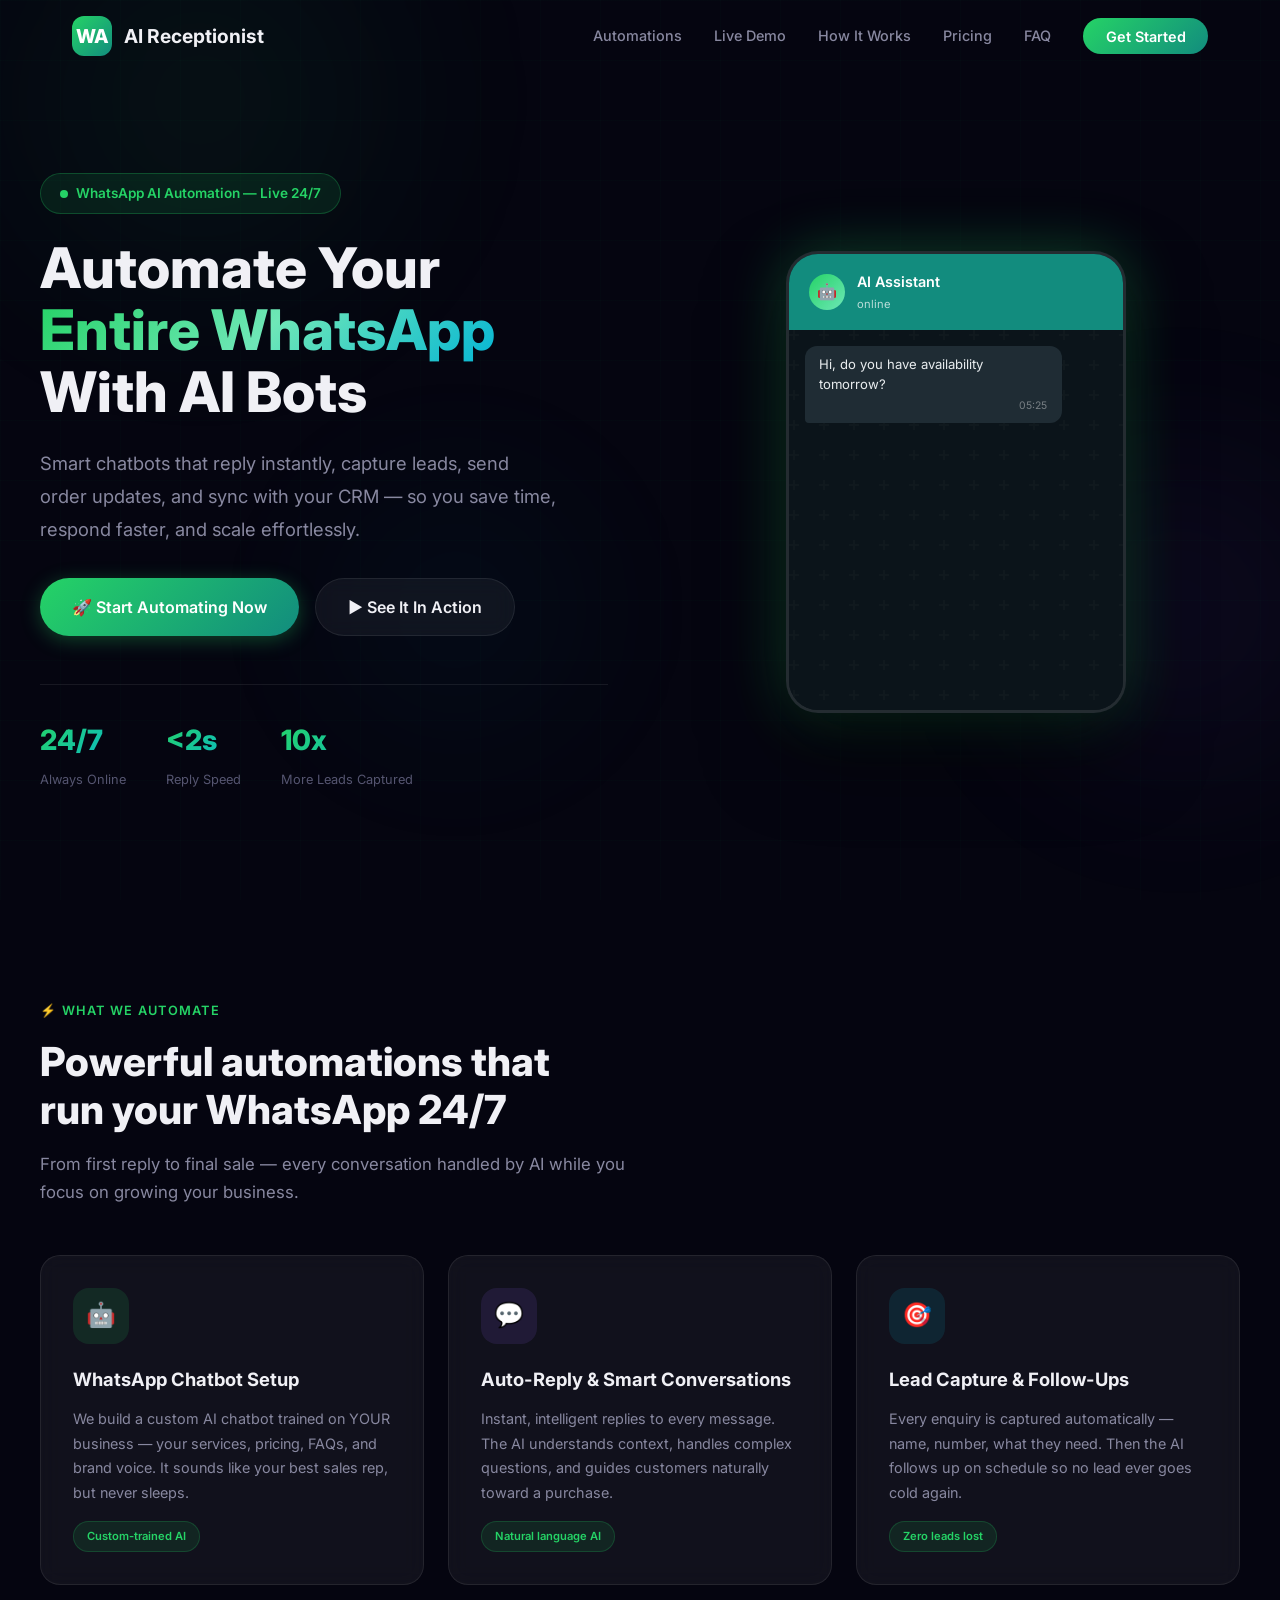
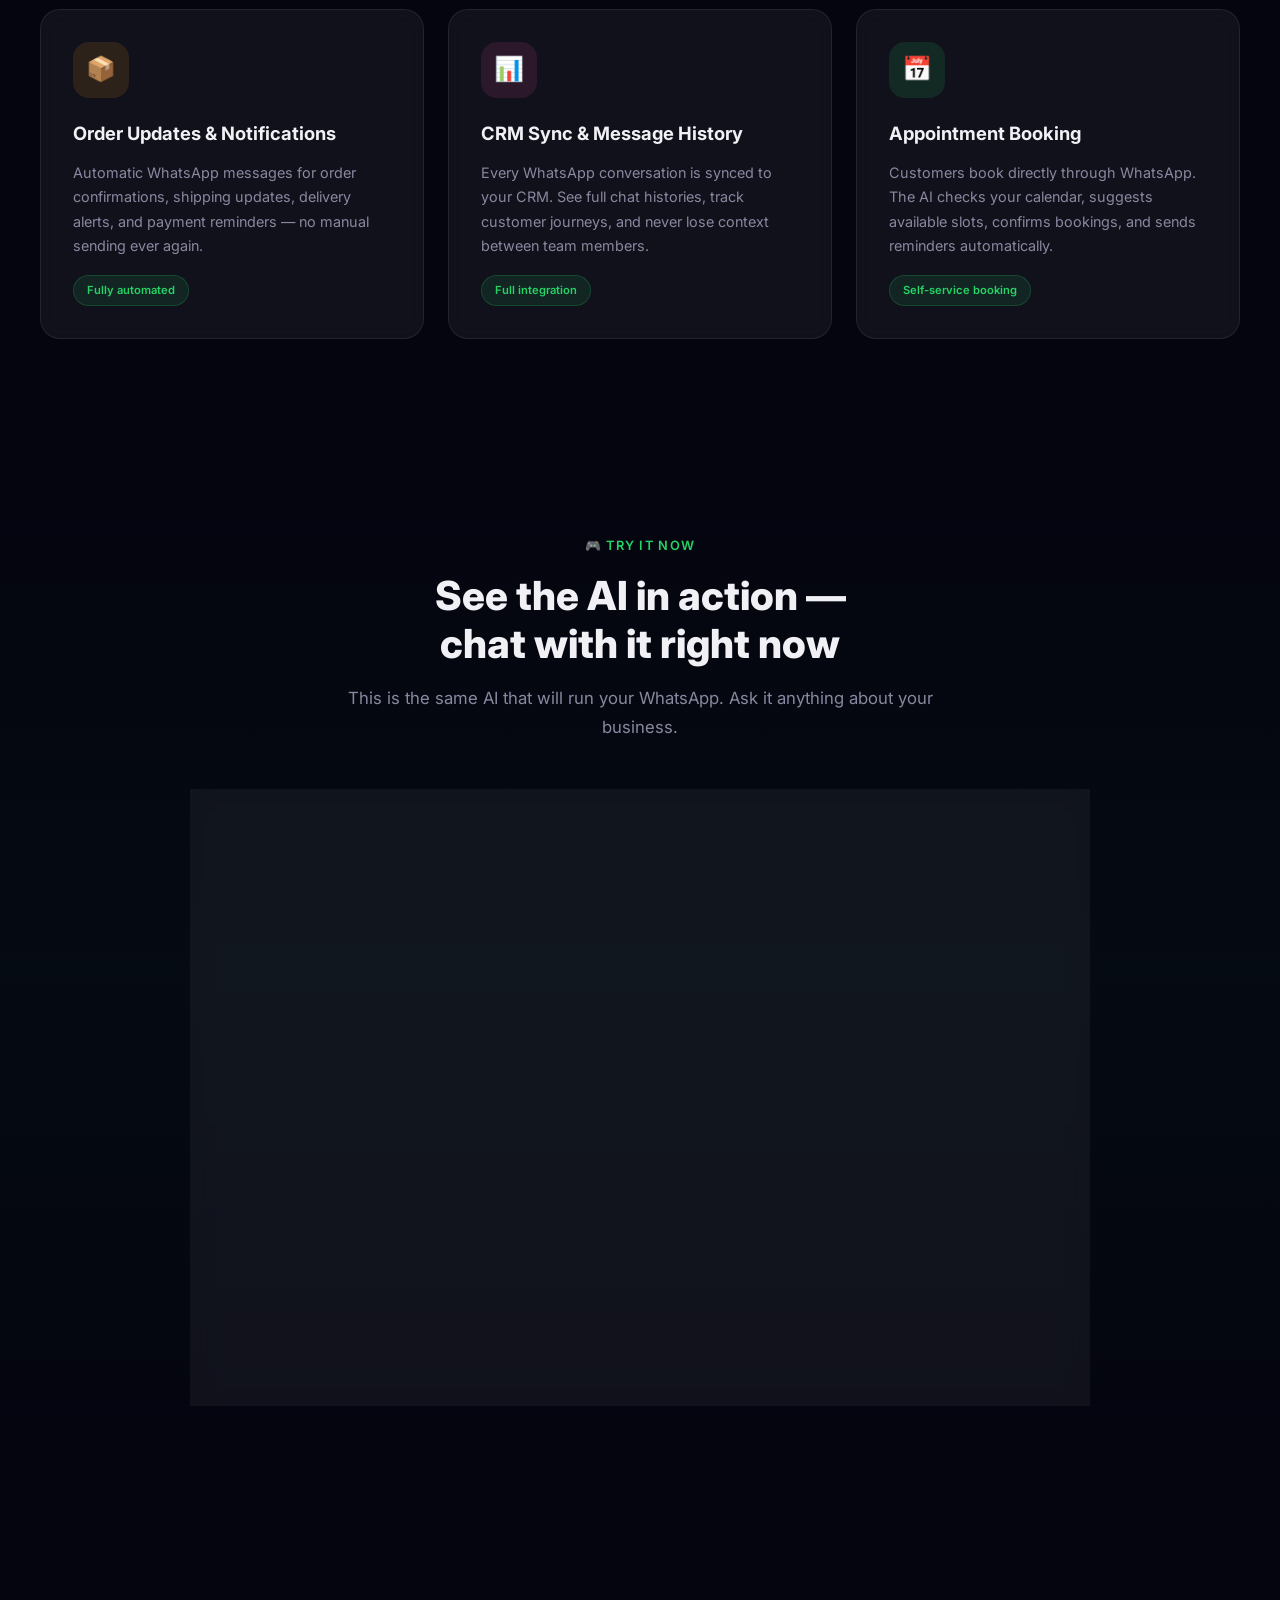
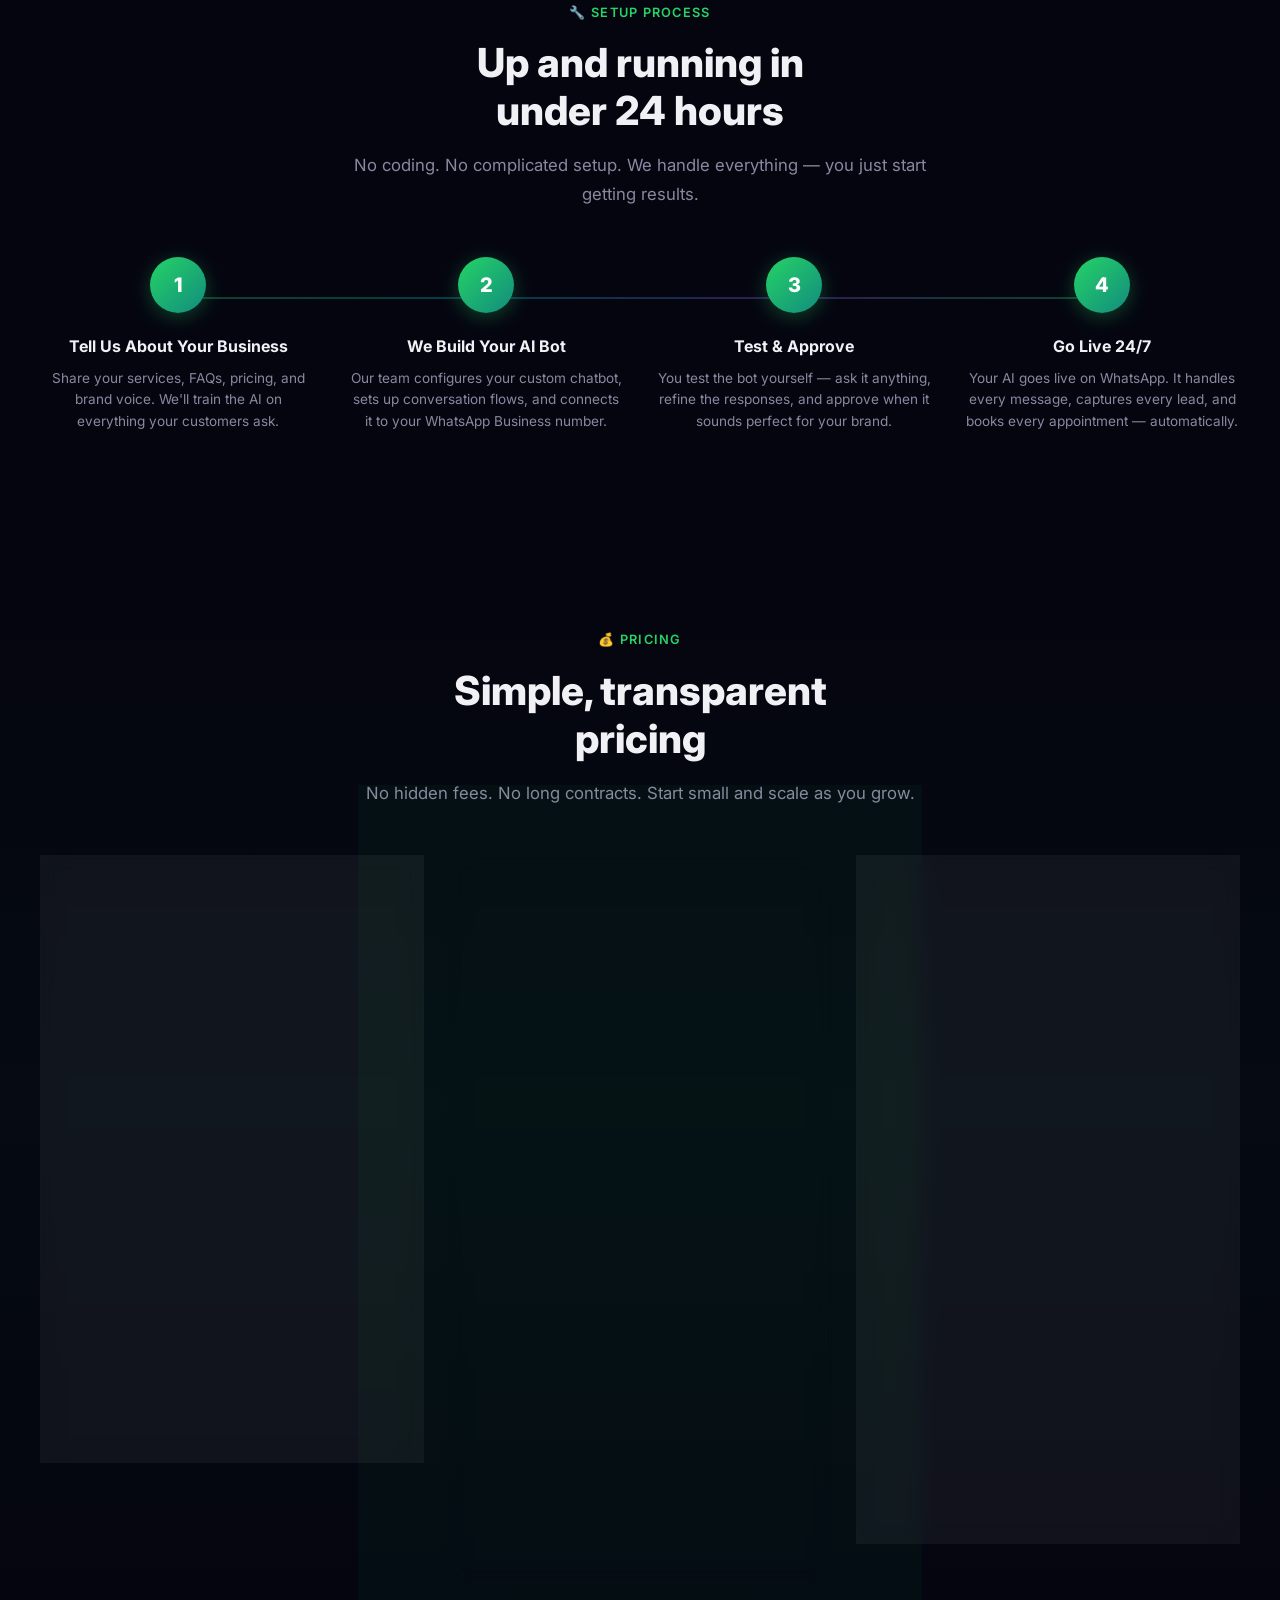
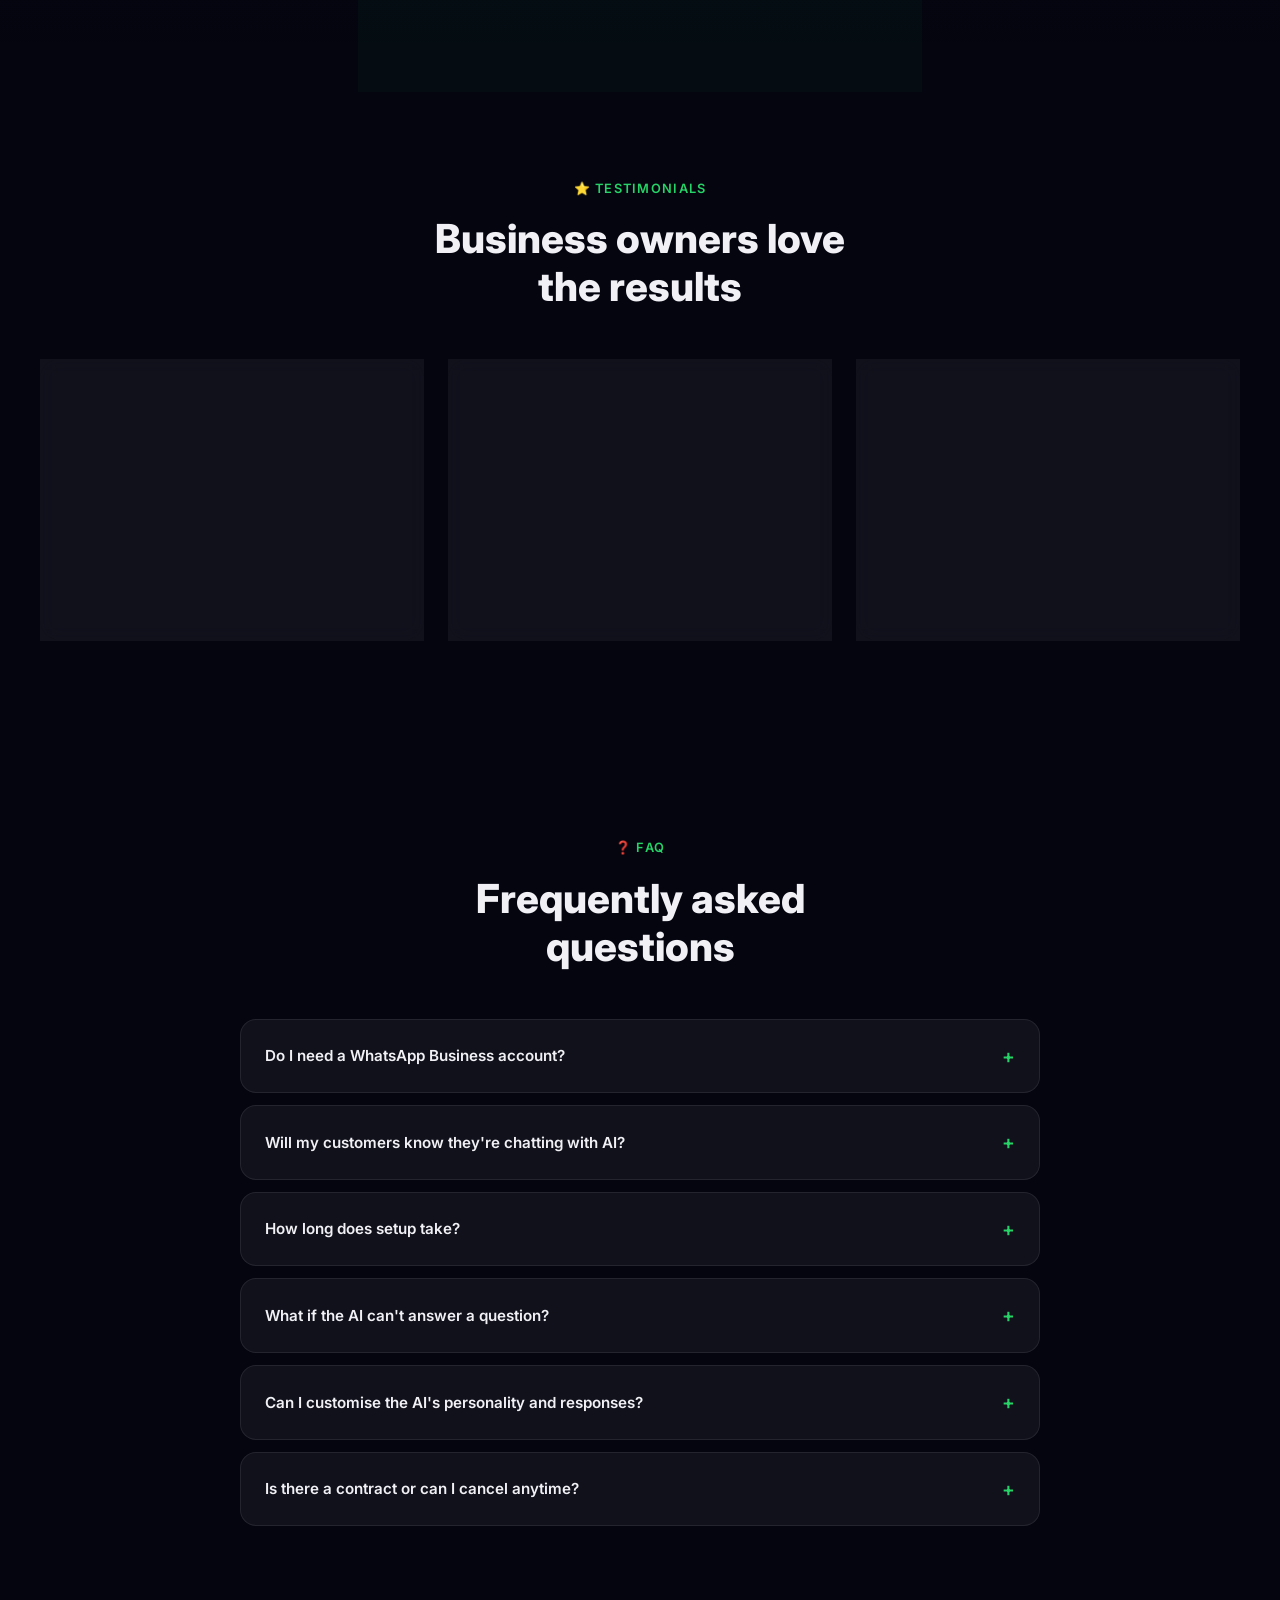
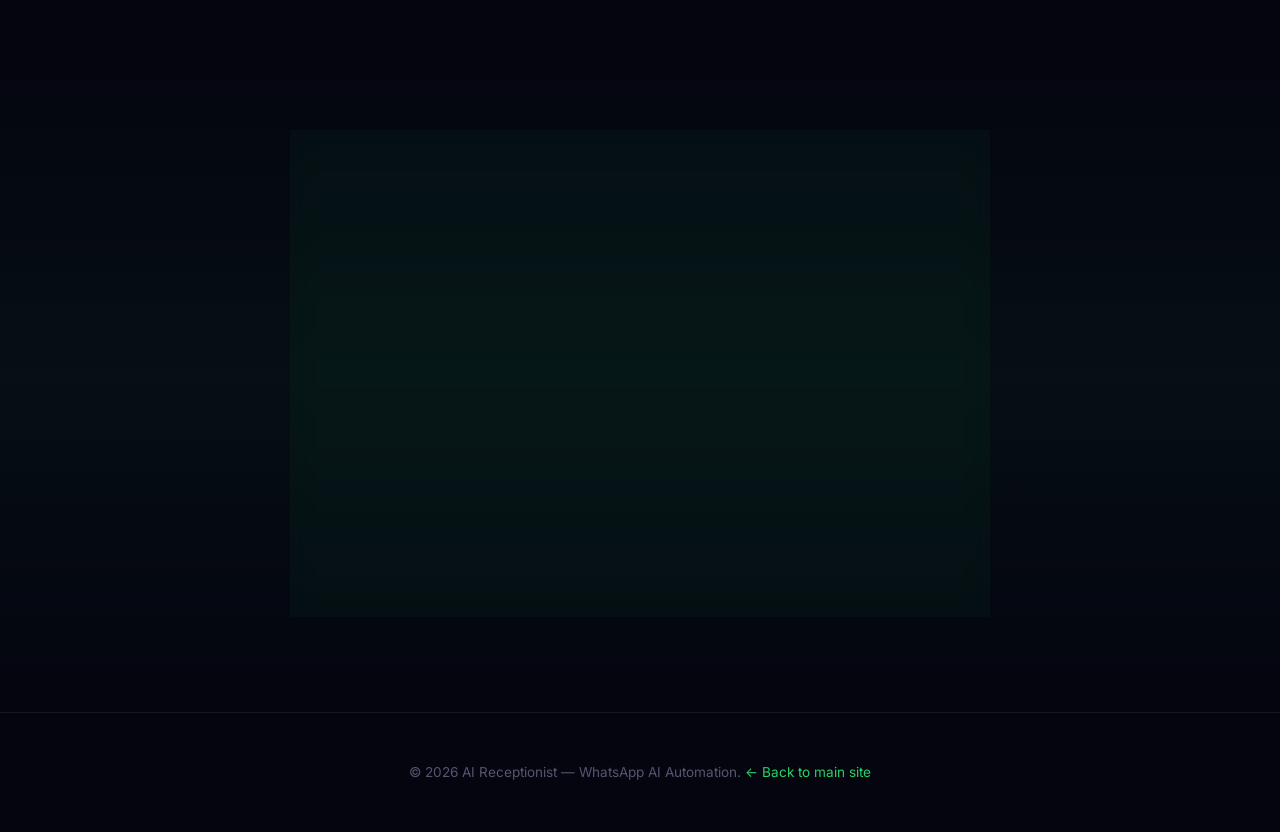
<file: sales.html>
<!DOCTYPE html>
<html lang="en">
<head>
  <meta charset="UTF-8">
  <meta name="viewport" content="width=device-width, initial-scale=1.0">
  <title>WhatsApp AI Automation — AI Receptionist</title>
  <meta name="description" content="Automate your entire WhatsApp with AI bots. Auto-reply, capture leads, send order updates, and sync your CRM — all running 24/7 without stress.">
  <link rel="preconnect" href="https://fonts.googleapis.com">
  <link rel="preconnect" href="https://fonts.gstatic.com" crossorigin>
  <link href="https://fonts.googleapis.com/css2?family=Inter:wght@300;400;500;600;700;800&display=swap" rel="stylesheet">
  <style>
    :root {
      --bg-primary: #050510;
      --bg-secondary: #0a0a1a;
      --bg-card: rgba(255, 255, 255, 0.03);
      --bg-glass: rgba(255, 255, 255, 0.05);
      --border-glass: rgba(255, 255, 255, 0.08);
      --text-primary: #f0f0f5;
      --text-secondary: #8888a0;
      --text-muted: #555570;
      --accent-1: #6366f1;
      --accent-2: #8b5cf6;
      --accent-3: #06b6d4;
      --accent-green: #25D366;
      --accent-green-dark: #128C7E;
      --accent-gold: #f59e0b;
      --glow-green: rgba(37, 211, 102, 0.3);
      --glow-purple: rgba(139, 92, 246, 0.3);
    }

    * { margin: 0; padding: 0; box-sizing: border-box; }
    html { scroll-behavior: smooth; }

    body {
      font-family: 'Inter', -apple-system, BlinkMacSystemFont, sans-serif;
      background: var(--bg-primary);
      color: var(--text-primary);
      line-height: 1.7;
      overflow-x: hidden;
    }

    /* ===== ANIMATED BACKGROUND ===== */
    .bg-grid {
      position: fixed; top: 0; left: 0;
      width: 100%; height: 100%;
      background-image:
        linear-gradient(rgba(37, 211, 102, 0.02) 1px, transparent 1px),
        linear-gradient(90deg, rgba(37, 211, 102, 0.02) 1px, transparent 1px);
      background-size: 60px 60px;
      z-index: 0; pointer-events: none;
    }

    .bg-orbs {
      position: fixed; top: 0; left: 0;
      width: 100%; height: 100%;
      z-index: 0; pointer-events: none; overflow: hidden;
    }

    .orb {
      position: absolute; border-radius: 50%;
      filter: blur(80px); opacity: 0.4;
      animation: orbFloat 20s ease-in-out infinite;
    }

    .orb-1 {
      width: 600px; height: 600px;
      background: radial-gradient(circle, rgba(37, 211, 102, 0.2), transparent 70%);
      top: -200px; left: -100px;
    }

    .orb-2 {
      width: 500px; height: 500px;
      background: radial-gradient(circle, rgba(139, 92, 246, 0.2), transparent 70%);
      top: 40%; right: -150px;
      animation-delay: -7s; animation-duration: 25s;
    }

    .orb-3 {
      width: 400px; height: 400px;
      background: radial-gradient(circle, rgba(6, 182, 212, 0.15), transparent 70%);
      bottom: 10%; left: 20%;
      animation-delay: -14s; animation-duration: 22s;
    }

    @keyframes orbFloat {
      0%, 100% { transform: translate(0, 0) scale(1); }
      25% { transform: translate(50px, -30px) scale(1.1); }
      50% { transform: translate(-20px, 40px) scale(0.95); }
      75% { transform: translate(30px, 20px) scale(1.05); }
    }

    /* ===== NAVIGATION ===== */
    .navbar {
      position: fixed; top: 0; left: 0; width: 100%;
      z-index: 1000; padding: 1rem 0;
      transition: all 0.4s ease;
    }

    .navbar.scrolled {
      background: rgba(5, 5, 16, 0.9);
      backdrop-filter: blur(20px);
      border-bottom: 1px solid var(--border-glass);
      padding: 0.6rem 0;
    }

    .nav-container {
      max-width: 1200px; margin: 0 auto;
      padding: 0 2rem;
      display: flex; align-items: center; justify-content: space-between;
    }

    .logo {
      display: flex; align-items: center; gap: 0.75rem;
      text-decoration: none; color: var(--text-primary);
    }

    .logo-icon {
      width: 40px; height: 40px;
      background: linear-gradient(135deg, var(--accent-green), var(--accent-green-dark));
      border-radius: 12px;
      display: flex; align-items: center; justify-content: center;
      font-size: 1.2rem; font-weight: 800; color: #fff;
    }

    .logo-text { font-size: 1.2rem; font-weight: 700; }

    .nav-links {
      display: flex; align-items: center; gap: 2rem;
      list-style: none;
    }

    .nav-links a {
      color: var(--text-secondary); text-decoration: none;
      font-size: 0.9rem; font-weight: 500;
      transition: color 0.3s;
    }

    .nav-links a:hover { color: var(--accent-green); }

    .nav-cta {
      background: linear-gradient(135deg, var(--accent-green), var(--accent-green-dark)) !important;
      color: #fff !important; padding: 0.6rem 1.4rem;
      border-radius: 100px; font-weight: 600 !important;
      transition: transform 0.3s, box-shadow 0.3s !important;
    }

    .nav-cta:hover {
      transform: translateY(-2px);
      box-shadow: 0 8px 25px var(--glow-green);
    }

    .mobile-toggle { display: none; background: none; border: none; cursor: pointer; padding: 0.5rem; }
    .mobile-toggle span {
      display: block; width: 24px; height: 2px;
      background: var(--text-primary); margin: 5px 0;
      transition: all 0.3s;
    }

    /* ===== HERO ===== */
    .hero {
      position: relative; min-height: 100vh;
      display: flex; align-items: center;
      padding: 8rem 2rem 4rem;
    }

    .hero-inner {
      max-width: 1200px; margin: 0 auto; width: 100%;
      display: grid; grid-template-columns: 1fr 1fr;
      gap: 4rem; align-items: center;
    }

    .hero-content { position: relative; z-index: 2; }

    .hero-badge {
      display: inline-flex; align-items: center; gap: 0.5rem;
      background: rgba(37, 211, 102, 0.1);
      border: 1px solid rgba(37, 211, 102, 0.25);
      padding: 0.5rem 1.2rem; border-radius: 100px;
      font-size: 0.85rem; font-weight: 600;
      color: var(--accent-green); margin-bottom: 1.5rem;
    }

    .hero-badge .pulse-dot {
      width: 8px; height: 8px; border-radius: 50%;
      background: var(--accent-green);
      animation: pulse 2s ease-in-out infinite;
    }

    @keyframes pulse {
      0%, 100% { opacity: 1; transform: scale(1); }
      50% { opacity: 0.5; transform: scale(1.5); }
    }

    .hero h1 {
      font-size: 3.5rem; font-weight: 800;
      line-height: 1.1; margin-bottom: 1.5rem;
    }

    .hero h1 .gradient-text {
      background: linear-gradient(135deg, var(--accent-green), #6ee7b7, var(--accent-3));
      -webkit-background-clip: text; -webkit-text-fill-color: transparent;
    }

    .hero-subtitle {
      font-size: 1.15rem; color: var(--text-secondary);
      line-height: 1.8; margin-bottom: 2rem; max-width: 520px;
    }

    .hero-buttons { display: flex; gap: 1rem; flex-wrap: wrap; }

    .btn {
      display: inline-flex; align-items: center; gap: 0.5rem;
      padding: 0.9rem 2rem; border-radius: 100px;
      font-size: 1rem; font-weight: 600;
      text-decoration: none; cursor: pointer;
      transition: all 0.3s; border: none; font-family: inherit;
    }

    .btn-primary {
      background: linear-gradient(135deg, var(--accent-green), var(--accent-green-dark));
      color: #fff;
      box-shadow: 0 4px 20px var(--glow-green);
    }

    .btn-primary:hover {
      transform: translateY(-3px);
      box-shadow: 0 8px 35px var(--glow-green);
    }

    .btn-ghost {
      background: var(--bg-glass);
      border: 1px solid var(--border-glass);
      color: var(--text-primary);
      backdrop-filter: blur(10px);
    }

    .btn-ghost:hover {
      border-color: var(--accent-green);
      color: var(--accent-green);
    }

    .hero-stats {
      display: flex; gap: 2.5rem; margin-top: 3rem;
      padding-top: 2rem;
      border-top: 1px solid var(--border-glass);
    }

    .hero-stat-value {
      font-size: 1.75rem; font-weight: 800;
      background: linear-gradient(135deg, var(--accent-green), var(--accent-3));
      -webkit-background-clip: text; -webkit-text-fill-color: transparent;
    }

    .hero-stat-label {
      font-size: 0.8rem; color: var(--text-muted);
      margin-top: 0.25rem;
    }

    /* ===== WHATSAPP CHAT MOCKUP ===== */
    .hero-visual { position: relative; z-index: 2; }

    .phone-mockup {
      width: 340px; margin: 0 auto;
      background: #0b141a;
      border-radius: 32px;
      border: 3px solid rgba(255,255,255,0.1);
      box-shadow: 0 40px 80px rgba(0,0,0,0.5), 0 0 60px var(--glow-green);
      overflow: hidden;
      animation: phoneFloat 6s ease-in-out infinite;
    }

    @keyframes phoneFloat {
      0%, 100% { transform: translateY(0); }
      50% { transform: translateY(-12px); }
    }

    .phone-header {
      background: var(--accent-green-dark);
      padding: 1rem 1.25rem;
      display: flex; align-items: center; gap: 0.75rem;
    }

    .phone-avatar {
      width: 36px; height: 36px; border-radius: 50%;
      background: linear-gradient(135deg, var(--accent-green), #6ee7b7);
      display: flex; align-items: center; justify-content: center;
      font-size: 1rem;
    }

    .phone-name { font-size: 0.9rem; font-weight: 600; color: #fff; }
    .phone-status { font-size: 0.7rem; color: rgba(255,255,255,0.7); }

    .phone-chat {
      padding: 1rem;
      min-height: 380px;
      background: #0b141a;
      background-image: url("data:image/svg+xml,%3Csvg width='60' height='60' viewBox='0 0 60 60' xmlns='http://www.w3.org/2000/svg'%3E%3Cg fill='none' fill-rule='evenodd'%3E%3Cg fill='%23ffffff' fill-opacity='0.02'%3E%3Cpath d='M36 34v-4h-2v4h-4v2h4v4h2v-4h4v-2h-4zm0-30V0h-2v4h-4v2h4v4h2V6h4V4h-4zM6 34v-4H4v4H0v2h4v4h2v-4h4v-2H6zM6 4V0H4v4H0v2h4v4h2V6h4V4H6z'/%3E%3C/g%3E%3C/g%3E%3C/svg%3E");
    }

    .chat-bubble {
      max-width: 85%; padding: 0.6rem 0.9rem;
      border-radius: 12px; font-size: 0.82rem;
      line-height: 1.5; margin-bottom: 0.5rem;
      animation: bubbleIn 0.4s ease-out;
      position: relative;
    }

    @keyframes bubbleIn {
      from { opacity: 0; transform: translateY(10px) scale(0.95); }
      to { opacity: 1; transform: translateY(0) scale(1); }
    }

    .chat-incoming {
      background: #1f2c34;
      color: #e9edef;
      border-bottom-left-radius: 4px;
      margin-right: auto;
    }

    .chat-outgoing {
      background: #005c4b;
      color: #e9edef;
      border-bottom-right-radius: 4px;
      margin-left: auto;
    }

    .chat-time {
      font-size: 0.65rem; color: rgba(255,255,255,0.4);
      text-align: right; margin-top: 0.2rem;
    }

    .chat-typing {
      display: flex; gap: 4px; padding: 0.8rem 1rem;
      background: #1f2c34; border-radius: 12px;
      border-bottom-left-radius: 4px;
      width: fit-content; margin-bottom: 0.5rem;
    }

    .typing-dot {
      width: 6px; height: 6px; border-radius: 50%;
      background: rgba(255,255,255,0.4);
      animation: typingBounce 1.4s ease-in-out infinite;
    }

    .typing-dot:nth-child(2) { animation-delay: 0.2s; }
    .typing-dot:nth-child(3) { animation-delay: 0.4s; }

    @keyframes typingBounce {
      0%, 60%, 100% { transform: translateY(0); }
      30% { transform: translateY(-6px); }
    }

    /* ===== AUTOMATION FEATURES SECTION ===== */
    .section {
      position: relative; z-index: 1;
      padding: 6rem 2rem;
    }

    .section-container { max-width: 1200px; margin: 0 auto; }

    .section-label {
      display: inline-flex; align-items: center; gap: 0.5rem;
      font-size: 0.8rem; font-weight: 600;
      text-transform: uppercase; letter-spacing: 0.1em;
      color: var(--accent-green); margin-bottom: 1rem;
    }

    .section-title {
      font-size: 2.5rem; font-weight: 800;
      line-height: 1.2; margin-bottom: 1rem;
    }

    .section-subtitle {
      font-size: 1.05rem; color: var(--text-secondary);
      max-width: 600px; margin-bottom: 3rem;
    }

    .automation-grid {
      display: grid;
      grid-template-columns: repeat(3, 1fr);
      gap: 1.5rem;
    }

    .automation-card {
      background: var(--bg-glass);
      border: 1px solid var(--border-glass);
      border-radius: 20px;
      padding: 2rem;
      backdrop-filter: blur(10px);
      transition: all 0.4s ease;
      position: relative; overflow: hidden;
    }

    .automation-card::before {
      content: '';
      position: absolute; top: 0; left: 0;
      width: 100%; height: 3px;
      background: linear-gradient(90deg, var(--accent-green), var(--accent-3));
      opacity: 0; transition: opacity 0.4s;
    }

    .automation-card:hover {
      transform: translateY(-5px);
      border-color: rgba(37, 211, 102, 0.2);
      box-shadow: 0 20px 50px rgba(0,0,0,0.3);
    }

    .automation-card:hover::before { opacity: 1; }

    .auto-icon {
      width: 56px; height: 56px; border-radius: 16px;
      display: flex; align-items: center; justify-content: center;
      font-size: 1.5rem; margin-bottom: 1.25rem;
    }

    .auto-icon.green { background: rgba(37, 211, 102, 0.12); }
    .auto-icon.purple { background: rgba(139, 92, 246, 0.12); }
    .auto-icon.blue { background: rgba(6, 182, 212, 0.12); }
    .auto-icon.gold { background: rgba(245, 158, 11, 0.12); }
    .auto-icon.pink { background: rgba(236, 72, 153, 0.12); }

    .automation-card h3 {
      font-size: 1.15rem; font-weight: 700;
      margin-bottom: 0.75rem;
    }

    .automation-card p {
      font-size: 0.9rem; color: var(--text-secondary);
      line-height: 1.7;
    }

    .automation-card .feature-tag {
      display: inline-block; margin-top: 1rem;
      padding: 0.3rem 0.8rem; border-radius: 100px;
      font-size: 0.7rem; font-weight: 600;
      background: rgba(37, 211, 102, 0.1);
      color: var(--accent-green);
      border: 1px solid rgba(37, 211, 102, 0.2);
    }

    /* ===== LIVE DEMO SECTION ===== */
    .demo-section {
      background: linear-gradient(180deg, transparent, rgba(37, 211, 102, 0.03), transparent);
    }

    .demo-container {
      max-width: 900px; margin: 0 auto;
      background: var(--bg-glass);
      border: 1px solid var(--border-glass);
      border-radius: 24px;
      overflow: hidden;
      backdrop-filter: blur(10px);
    }

    .demo-header {
      background: rgba(37, 211, 102, 0.08);
      border-bottom: 1px solid var(--border-glass);
      padding: 1.5rem 2rem;
      display: flex; align-items: center; justify-content: space-between;
    }

    .demo-header h3 {
      font-size: 1.1rem; font-weight: 700;
      display: flex; align-items: center; gap: 0.5rem;
    }

    .demo-status {
      display: flex; align-items: center; gap: 0.4rem;
      font-size: 0.8rem; color: var(--accent-green); font-weight: 600;
    }

    .demo-status .dot {
      width: 8px; height: 8px; border-radius: 50%;
      background: var(--accent-green);
      animation: pulse 2s ease-in-out infinite;
    }

    .demo-chat {
      padding: 2rem;
      min-height: 400px;
      max-height: 500px;
      overflow-y: auto;
    }

    .demo-msg {
      display: flex; gap: 0.75rem;
      margin-bottom: 1.25rem;
      animation: msgSlide 0.4s ease-out;
    }

    @keyframes msgSlide {
      from { opacity: 0; transform: translateY(15px); }
      to { opacity: 1; transform: translateY(0); }
    }

    .demo-msg.user { flex-direction: row-reverse; }

    .demo-msg-avatar {
      width: 32px; height: 32px; border-radius: 50%;
      display: flex; align-items: center; justify-content: center;
      font-size: 0.85rem; flex-shrink: 0;
    }

    .demo-msg.bot .demo-msg-avatar {
      background: linear-gradient(135deg, var(--accent-green), var(--accent-green-dark));
    }

    .demo-msg.user .demo-msg-avatar {
      background: linear-gradient(135deg, var(--accent-1), var(--accent-2));
    }

    .demo-msg-bubble {
      max-width: 70%; padding: 0.8rem 1.1rem;
      border-radius: 16px; font-size: 0.9rem; line-height: 1.6;
    }

    .demo-msg.bot .demo-msg-bubble {
      background: rgba(37, 211, 102, 0.08);
      border: 1px solid rgba(37, 211, 102, 0.15);
      color: var(--text-primary);
    }

    .demo-msg.user .demo-msg-bubble {
      background: rgba(99, 102, 241, 0.1);
      border: 1px solid rgba(99, 102, 241, 0.2);
      color: var(--text-primary);
    }

    .demo-input-area {
      padding: 1.25rem 2rem;
      border-top: 1px solid var(--border-glass);
      display: flex; gap: 0.75rem;
    }

    .demo-input {
      flex: 1; padding: 0.8rem 1.2rem;
      background: rgba(255,255,255,0.04);
      border: 1px solid var(--border-glass);
      border-radius: 100px; color: var(--text-primary);
      font-size: 0.9rem; font-family: inherit;
      outline: none; transition: border-color 0.3s;
    }

    .demo-input:focus { border-color: var(--accent-green); }

    .demo-send {
      width: 44px; height: 44px; border-radius: 50%;
      background: linear-gradient(135deg, var(--accent-green), var(--accent-green-dark));
      border: none; color: #fff; font-size: 1.1rem;
      cursor: pointer; transition: all 0.3s;
      display: flex; align-items: center; justify-content: center;
    }

    .demo-send:hover { transform: scale(1.1); box-shadow: 0 4px 15px var(--glow-green); }

    .demo-quick-replies {
      padding: 0 2rem 1.25rem;
      display: flex; gap: 0.5rem; flex-wrap: wrap;
    }

    .quick-reply {
      padding: 0.4rem 1rem; border-radius: 100px;
      background: rgba(255,255,255,0.04);
      border: 1px solid var(--border-glass);
      color: var(--text-secondary); font-size: 0.8rem;
      cursor: pointer; transition: all 0.3s; font-family: inherit;
    }

    .quick-reply:hover {
      border-color: var(--accent-green);
      color: var(--accent-green);
      background: rgba(37, 211, 102, 0.08);
    }

    /* ===== HOW IT WORKS ===== */
    .steps-grid {
      display: grid; grid-template-columns: repeat(4, 1fr);
      gap: 2rem; position: relative;
    }

    .steps-grid::before {
      content: '';
      position: absolute; top: 40px;
      left: 12.5%; right: 12.5%;
      height: 2px;
      background: linear-gradient(90deg, var(--accent-green), var(--accent-3), var(--accent-2), var(--accent-green));
      opacity: 0.3;
    }

    .step-card { text-align: center; position: relative; }

    .step-number {
      width: 56px; height: 56px; border-radius: 50%;
      background: linear-gradient(135deg, var(--accent-green), var(--accent-green-dark));
      display: flex; align-items: center; justify-content: center;
      font-size: 1.25rem; font-weight: 800; color: #fff;
      margin: 0 auto 1.25rem;
      position: relative; z-index: 2;
      box-shadow: 0 4px 20px var(--glow-green);
    }

    .step-card h3 {
      font-size: 1rem; font-weight: 700; margin-bottom: 0.5rem;
    }

    .step-card p {
      font-size: 0.85rem; color: var(--text-secondary); line-height: 1.6;
    }

    /* ===== PRICING ===== */
    .pricing-grid {
      display: grid; grid-template-columns: repeat(3, 1fr);
      gap: 1.5rem; align-items: start;
    }

    .pricing-card {
      background: var(--bg-glass);
      border: 1px solid var(--border-glass);
      border-radius: 24px;
      padding: 2.5rem 2rem;
      backdrop-filter: blur(10px);
      transition: all 0.4s;
      position: relative;
    }

    .pricing-card.featured {
      border-color: rgba(37, 211, 102, 0.3);
      background: rgba(37, 211, 102, 0.04);
      transform: scale(1.05);
      box-shadow: 0 20px 60px rgba(37, 211, 102, 0.1);
    }

    .pricing-card.featured::before {
      content: 'MOST POPULAR';
      position: absolute; top: -12px; left: 50%;
      transform: translateX(-50%);
      background: linear-gradient(135deg, var(--accent-green), var(--accent-green-dark));
      color: #fff; padding: 0.3rem 1.2rem;
      border-radius: 100px; font-size: 0.7rem;
      font-weight: 700; letter-spacing: 0.05em;
    }

    .pricing-card:hover {
      transform: translateY(-5px);
      border-color: rgba(37, 211, 102, 0.2);
    }

    .pricing-card.featured:hover { transform: scale(1.05) translateY(-5px); }

    .pricing-name {
      font-size: 1.1rem; font-weight: 700;
      margin-bottom: 0.5rem;
    }

    .pricing-desc {
      font-size: 0.85rem; color: var(--text-secondary);
      margin-bottom: 1.5rem;
    }

    .pricing-amount {
      font-size: 2.5rem; font-weight: 800;
      margin-bottom: 0.25rem;
    }

    .pricing-amount span {
      font-size: 1rem; font-weight: 400;
      color: var(--text-secondary);
    }

    .pricing-period {
      font-size: 0.8rem; color: var(--text-muted);
      margin-bottom: 2rem;
    }

    .pricing-features {
      list-style: none; margin-bottom: 2rem;
    }

    .pricing-features li {
      display: flex; align-items: center; gap: 0.6rem;
      padding: 0.5rem 0; font-size: 0.9rem;
      color: var(--text-secondary);
    }

    .pricing-features li .check {
      color: var(--accent-green); font-weight: 700;
    }

    .pricing-btn {
      width: 100%; padding: 0.9rem;
      border-radius: 100px; font-size: 0.95rem;
      font-weight: 600; cursor: pointer;
      transition: all 0.3s; border: none; font-family: inherit;
      text-align: center; text-decoration: none; display: block;
    }

    .pricing-btn-primary {
      background: linear-gradient(135deg, var(--accent-green), var(--accent-green-dark));
      color: #fff;
      box-shadow: 0 4px 15px var(--glow-green);
    }

    .pricing-btn-primary:hover {
      transform: translateY(-2px);
      box-shadow: 0 8px 25px var(--glow-green);
    }

    .pricing-btn-outline {
      background: transparent;
      border: 1px solid var(--border-glass);
      color: var(--text-primary);
    }

    .pricing-btn-outline:hover {
      border-color: var(--accent-green);
      color: var(--accent-green);
    }

    /* ===== TESTIMONIALS ===== */
    .testimonials-grid {
      display: grid; grid-template-columns: repeat(3, 1fr);
      gap: 1.5rem;
    }

    .testimonial-card {
      background: var(--bg-glass);
      border: 1px solid var(--border-glass);
      border-radius: 20px;
      padding: 2rem;
      backdrop-filter: blur(10px);
    }

    .testimonial-stars {
      color: var(--accent-gold); font-size: 1rem;
      margin-bottom: 1rem;
    }

    .testimonial-text {
      font-size: 0.95rem; color: var(--text-secondary);
      line-height: 1.7; margin-bottom: 1.5rem;
      font-style: italic;
    }

    .testimonial-author {
      display: flex; align-items: center; gap: 0.75rem;
    }

    .testimonial-avatar {
      width: 40px; height: 40px; border-radius: 50%;
      background: linear-gradient(135deg, var(--accent-1), var(--accent-2));
      display: flex; align-items: center; justify-content: center;
      font-size: 0.9rem; font-weight: 700; color: #fff;
    }

    .testimonial-name { font-size: 0.9rem; font-weight: 600; }
    .testimonial-role { font-size: 0.75rem; color: var(--text-muted); }

    /* ===== FAQ ===== */
    .faq-list { max-width: 800px; margin: 0 auto; }

    .faq-item {
      background: var(--bg-glass);
      border: 1px solid var(--border-glass);
      border-radius: 16px;
      margin-bottom: 0.75rem;
      overflow: hidden;
      transition: border-color 0.3s;
    }

    .faq-item.active { border-color: rgba(37, 211, 102, 0.2); }

    .faq-question {
      padding: 1.25rem 1.5rem;
      display: flex; align-items: center; justify-content: space-between;
      cursor: pointer; font-weight: 600; font-size: 0.95rem;
      transition: color 0.3s;
    }

    .faq-question:hover { color: var(--accent-green); }

    .faq-icon {
      font-size: 1.2rem; transition: transform 0.3s;
      color: var(--accent-green);
    }

    .faq-item.active .faq-icon { transform: rotate(45deg); }

    .faq-answer {
      max-height: 0; overflow: hidden;
      transition: max-height 0.4s ease, padding 0.4s ease;
    }

    .faq-item.active .faq-answer {
      max-height: 300px;
      padding: 0 1.5rem 1.25rem;
    }

    .faq-answer p {
      font-size: 0.9rem; color: var(--text-secondary); line-height: 1.7;
    }

    /* ===== CTA SECTION ===== */
    .cta-section {
      text-align: center;
      background: linear-gradient(180deg, transparent, rgba(37, 211, 102, 0.05), transparent);
    }

    .cta-box {
      max-width: 700px; margin: 0 auto;
      background: rgba(37, 211, 102, 0.04);
      border: 1px solid rgba(37, 211, 102, 0.15);
      border-radius: 32px;
      padding: 4rem 3rem;
      backdrop-filter: blur(10px);
    }

    .cta-box h2 {
      font-size: 2.25rem; font-weight: 800;
      margin-bottom: 1rem;
    }

    .cta-box p {
      font-size: 1.05rem; color: var(--text-secondary);
      margin-bottom: 2rem; max-width: 500px; margin-left: auto; margin-right: auto;
    }

    /* ===== FOOTER ===== */
    .footer {
      position: relative; z-index: 1;
      border-top: 1px solid var(--border-glass);
      padding: 3rem 2rem;
      text-align: center;
    }

    .footer p {
      font-size: 0.85rem; color: var(--text-muted);
    }

    .footer a {
      color: var(--accent-green); text-decoration: none;
    }

    /* ===== TOAST ===== */
    .toast {
      position: fixed; bottom: 2rem; right: 2rem;
      background: var(--accent-green); color: #fff;
      padding: 0.75rem 1.5rem; border-radius: 12px;
      font-weight: 600; z-index: 2000;
      transform: translateY(100px); opacity: 0;
      transition: all 0.3s; font-size: 0.9rem;
      box-shadow: 0 8px 25px var(--glow-green);
    }

    .toast.show { transform: translateY(0); opacity: 1; }

    /* ===== REVEAL ANIMATIONS ===== */
    .reveal {
      opacity: 0; transform: translateY(30px);
      transition: opacity 0.6s ease, transform 0.6s ease;
    }

    .reveal.visible { opacity: 1; transform: translateY(0); }
    .reveal-delay-1 { transition-delay: 0.1s; }
    .reveal-delay-2 { transition-delay: 0.2s; }
    .reveal-delay-3 { transition-delay: 0.3s; }

    /* ===== RESPONSIVE ===== */
    @media (max-width: 1024px) {
      .hero-inner { grid-template-columns: 1fr; text-align: center; }
      .hero-visual { order: -1; }
      .hero-subtitle { margin-left: auto; margin-right: auto; }
      .hero-buttons { justify-content: center; }
      .hero-stats { justify-content: center; }
      .automation-grid { grid-template-columns: repeat(2, 1fr); }
      .pricing-grid { grid-template-columns: 1fr; max-width: 400px; margin-left: auto; margin-right: auto; }
      .pricing-card.featured { transform: none; }
      .pricing-card.featured:hover { transform: translateY(-5px); }
      .testimonials-grid { grid-template-columns: 1fr; }
      .steps-grid { grid-template-columns: repeat(2, 1fr); }
      .steps-grid::before { display: none; }
    }

    @media (max-width: 768px) {
      .nav-links { display: none; }
      .mobile-toggle { display: block; }
      .hero h1 { font-size: 2.25rem; }
      .section-title { font-size: 1.75rem; }
      .automation-grid { grid-template-columns: 1fr; }
      .steps-grid { grid-template-columns: 1fr; }
      .phone-mockup { width: 280px; }
      .cta-box { padding: 2.5rem 1.5rem; }
      .cta-box h2 { font-size: 1.75rem; }
    }
  </style>
</head>
<body>

  <!-- Animated Background -->
  <div class="bg-grid"></div>
  <div class="bg-orbs">
    <div class="orb orb-1"></div>
    <div class="orb orb-2"></div>
    <div class="orb orb-3"></div>
  </div>

  <!-- Navigation -->
  <nav class="navbar" id="navbar">
    <div class="nav-container">
      <a href="index.html" class="logo">
        <div class="logo-icon">WA</div>
        <span class="logo-text">AI Receptionist</span>
      </a>
      <ul class="nav-links">
        <li><a href="#automations">Automations</a></li>
        <li><a href="#demo">Live Demo</a></li>
        <li><a href="#how-it-works">How It Works</a></li>
        <li><a href="#pricing">Pricing</a></li>
        <li><a href="#faq">FAQ</a></li>
        <li><a href="https://wa.me/27718804995?text=Hi%2C%20I%27d%20like%20to%20automate%20my%20WhatsApp%20with%20AI" class="nav-cta">Get Started</a></li>
      </ul>
      <button class="mobile-toggle" id="mobile-toggle" aria-label="Menu">
        <span></span><span></span><span></span>
      </button>
    </div>
  </nav>

  <!-- ===== HERO ===== -->
  <section class="hero" id="home">
    <div class="hero-inner">
      <div class="hero-content">
        <div class="hero-badge">
          <span class="pulse-dot"></span>
          WhatsApp AI Automation — Live 24/7
        </div>
        <h1>
          Automate Your<br>
          <span class="gradient-text">Entire WhatsApp</span><br>
          With AI Bots
        </h1>
        <p class="hero-subtitle">
          Smart chatbots that reply instantly, capture leads, send order updates, and sync with your CRM — so you save time, respond faster, and scale effortlessly.
        </p>
        <div class="hero-buttons">
          <a href="https://wa.me/27718804995?text=Hi%2C%20I%27d%20like%20to%20automate%20my%20WhatsApp%20with%20AI" class="btn btn-primary">
            🚀 Start Automating Now
          </a>
          <a href="#demo" class="btn btn-ghost">
            ▶ See It In Action
          </a>
        </div>
        <div class="hero-stats">
          <div>
            <div class="hero-stat-value">24/7</div>
            <div class="hero-stat-label">Always Online</div>
          </div>
          <div>
            <div class="hero-stat-value">&lt;2s</div>
            <div class="hero-stat-label">Reply Speed</div>
          </div>
          <div>
            <div class="hero-stat-value">10x</div>
            <div class="hero-stat-label">More Leads Captured</div>
          </div>
        </div>
      </div>

      <div class="hero-visual">
        <div class="phone-mockup">
          <div class="phone-header">
            <div class="phone-avatar">🤖</div>
            <div>
              <div class="phone-name">AI Assistant</div>
              <div class="phone-status">online</div>
            </div>
          </div>
          <div class="phone-chat" id="hero-chat">
            <!-- Chat messages will be animated by JS -->
          </div>
        </div>
      </div>
    </div>
  </section>

  <!-- ===== AUTOMATION FEATURES ===== -->
  <section class="section" id="automations">
    <div class="section-container">
      <div class="reveal">
        <div class="section-label">⚡ What We Automate</div>
        <h2 class="section-title">Powerful automations that<br><span class="gradient-text">run your WhatsApp 24/7</span></h2>
        <p class="section-subtitle">From first reply to final sale — every conversation handled by AI while you focus on growing your business.</p>
      </div>

      <div class="automation-grid">
        <div class="automation-card reveal reveal-delay-1">
          <div class="auto-icon green">🤖</div>
          <h3>WhatsApp Chatbot Setup</h3>
          <p>We build a custom AI chatbot trained on YOUR business — your services, pricing, FAQs, and brand voice. It sounds like your best sales rep, but never sleeps.</p>
          <span class="feature-tag">Custom-trained AI</span>
        </div>

        <div class="automation-card reveal reveal-delay-2">
          <div class="auto-icon purple">💬</div>
          <h3>Auto-Reply & Smart Conversations</h3>
          <p>Instant, intelligent replies to every message. The AI understands context, handles complex questions, and guides customers naturally toward a purchase.</p>
          <span class="feature-tag">Natural language AI</span>
        </div>

        <div class="automation-card reveal reveal-delay-3">
          <div class="auto-icon blue">🎯</div>
          <h3>Lead Capture & Follow-Ups</h3>
          <p>Every enquiry is captured automatically — name, number, what they need. Then the AI follows up on schedule so no lead ever goes cold again.</p>
          <span class="feature-tag">Zero leads lost</span>
        </div>

        <div class="automation-card reveal reveal-delay-1">
          <div class="auto-icon gold">📦</div>
          <h3>Order Updates & Notifications</h3>
          <p>Automatic WhatsApp messages for order confirmations, shipping updates, delivery alerts, and payment reminders — no manual sending ever again.</p>
          <span class="feature-tag">Fully automated</span>
        </div>

        <div class="automation-card reveal reveal-delay-2">
          <div class="auto-icon pink">📊</div>
          <h3>CRM Sync & Message History</h3>
          <p>Every WhatsApp conversation is synced to your CRM. See full chat histories, track customer journeys, and never lose context between team members.</p>
          <span class="feature-tag">Full integration</span>
        </div>

        <div class="automation-card reveal reveal-delay-3">
          <div class="auto-icon green">📅</div>
          <h3>Appointment Booking</h3>
          <p>Customers book directly through WhatsApp. The AI checks your calendar, suggests available slots, confirms bookings, and sends reminders automatically.</p>
          <span class="feature-tag">Self-service booking</span>
        </div>
      </div>
    </div>
  </section>

  <!-- ===== LIVE DEMO ===== -->
  <section class="section demo-section" id="demo">
    <div class="section-container">
      <div class="reveal" style="text-align:center; margin-bottom:3rem;">
        <div class="section-label" style="justify-content:center;">🎮 Try It Now</div>
        <h2 class="section-title">See the AI in action —<br><span class="gradient-text">chat with it right now</span></h2>
        <p class="section-subtitle" style="margin-left:auto;margin-right:auto;">This is the same AI that will run your WhatsApp. Ask it anything about your business.</p>
      </div>

      <div class="demo-container reveal">
        <div class="demo-header">
          <h3>💬 AI WhatsApp Assistant</h3>
          <div class="demo-status"><span class="dot"></span> Online</div>
        </div>
        <div class="demo-chat" id="demo-chat">
          <div class="demo-msg bot">
            <div class="demo-msg-avatar">🤖</div>
            <div class="demo-msg-bubble">
              Hi there! 👋 I'm the AI WhatsApp assistant. I can show you how we'd automate your business WhatsApp. Try asking me something like "How does it work?" or "What can you automate?"
            </div>
          </div>
        </div>
        <div class="demo-quick-replies" id="quick-replies">
          <button class="quick-reply" onclick="sendDemoMessage('How does it work?')">How does it work?</button>
          <button class="quick-reply" onclick="sendDemoMessage('What can you automate?')">What can you automate?</button>
          <button class="quick-reply" onclick="sendDemoMessage('How much does it cost?')">How much does it cost?</button>
          <button class="quick-reply" onclick="sendDemoMessage('Can I see a demo?')">Can I see a demo?</button>
        </div>
        <div class="demo-input-area">
          <input type="text" class="demo-input" id="demo-input" placeholder="Type a message..." onkeypress="if(event.key==='Enter')sendDemoMessage()">
          <button class="demo-send" onclick="sendDemoMessage()">➤</button>
        </div>
      </div>
    </div>
  </section>

  <!-- ===== HOW IT WORKS ===== -->
  <section class="section" id="how-it-works">
    <div class="section-container">
      <div class="reveal" style="text-align:center; margin-bottom:3rem;">
        <div class="section-label" style="justify-content:center;">🔧 Setup Process</div>
        <h2 class="section-title">Up and running in<br><span class="gradient-text">under 24 hours</span></h2>
        <p class="section-subtitle" style="margin-left:auto;margin-right:auto;">No coding. No complicated setup. We handle everything — you just start getting results.</p>
      </div>

      <div class="steps-grid">
        <div class="step-card reveal reveal-delay-1">
          <div class="step-number">1</div>
          <h3>Tell Us About Your Business</h3>
          <p>Share your services, FAQs, pricing, and brand voice. We'll train the AI on everything your customers ask.</p>
        </div>
        <div class="step-card reveal reveal-delay-2">
          <div class="step-number">2</div>
          <h3>We Build Your AI Bot</h3>
          <p>Our team configures your custom chatbot, sets up conversation flows, and connects it to your WhatsApp Business number.</p>
        </div>
        <div class="step-card reveal reveal-delay-3">
          <div class="step-number">3</div>
          <h3>Test & Approve</h3>
          <p>You test the bot yourself — ask it anything, refine the responses, and approve when it sounds perfect for your brand.</p>
        </div>
        <div class="step-card reveal">
          <div class="step-number">4</div>
          <h3>Go Live 24/7</h3>
          <p>Your AI goes live on WhatsApp. It handles every message, captures every lead, and books every appointment — automatically.</p>
        </div>
      </div>
    </div>
  </section>

  <!-- ===== PRICING ===== -->
  <section class="section" id="pricing" style="background: linear-gradient(180deg, transparent, rgba(37, 211, 102, 0.03), transparent);">
    <div class="section-container">
      <div class="reveal" style="text-align:center; margin-bottom:3rem;">
        <div class="section-label" style="justify-content:center;">💰 Pricing</div>
        <h2 class="section-title">Simple, transparent<br><span class="gradient-text">pricing</span></h2>
        <p class="section-subtitle" style="margin-left:auto;margin-right:auto;">No hidden fees. No long contracts. Start small and scale as you grow.</p>
      </div>

      <div class="pricing-grid">
        <div class="pricing-card reveal reveal-delay-1">
          <div class="pricing-name">Starter</div>
          <div class="pricing-desc">Perfect for small businesses just getting started with WhatsApp automation.</div>
          <div class="pricing-amount">R1,499 <span>/mo</span></div>
          <div class="pricing-period">+ once-off R999 setup fee</div>
          <ul class="pricing-features">
            <li><span class="check">✓</span> AI chatbot (basic flows)</li>
            <li><span class="check">✓</span> Auto-reply to messages</li>
            <li><span class="check">✓</span> Lead capture</li>
            <li><span class="check">✓</span> Up to 500 messages/mo</li>
            <li><span class="check">✓</span> Email support</li>
          </ul>
          <a href="https://wa.me/27718804995?text=Hi%2C%20I%27m%20interested%20in%20the%20Starter%20WhatsApp%20automation%20plan" class="pricing-btn pricing-btn-outline">Get Started</a>
        </div>

        <div class="pricing-card featured reveal reveal-delay-2">
          <div class="pricing-name">Growth</div>
          <div class="pricing-desc">For businesses ready to scale their WhatsApp and capture every lead.</div>
          <div class="pricing-amount">R2,999 <span>/mo</span></div>
          <div class="pricing-period">+ once-off R1,499 setup fee</div>
          <ul class="pricing-features">
            <li><span class="check">✓</span> Advanced AI chatbot</li>
            <li><span class="check">✓</span> Smart conversation flows</li>
            <li><span class="check">✓</span> Lead capture + auto follow-ups</li>
            <li><span class="check">✓</span> Appointment booking</li>
            <li><span class="check">✓</span> Order updates & notifications</li>
            <li><span class="check">✓</span> Up to 2,000 messages/mo</li>
            <li><span class="check">✓</span> CRM sync</li>
            <li><span class="check">✓</span> Priority support</li>
          </ul>
          <a href="https://wa.me/27718804995?text=Hi%2C%20I%27m%20interested%20in%20the%20Growth%20WhatsApp%20automation%20plan" class="pricing-btn pricing-btn-primary">Get Started</a>
        </div>

        <div class="pricing-card reveal reveal-delay-3">
          <div class="pricing-name">Enterprise</div>
          <div class="pricing-desc">For larger businesses needing unlimited automation and custom integrations.</div>
          <div class="pricing-amount">Custom</div>
          <div class="pricing-period">Tailored to your needs</div>
          <ul class="pricing-features">
            <li><span class="check">✓</span> Everything in Growth</li>
            <li><span class="check">✓</span> Unlimited messages</li>
            <li><span class="check">✓</span> Multi-agent support</li>
            <li><span class="check">✓</span> Custom integrations</li>
            <li><span class="check">✓</span> Dedicated account manager</li>
            <li><span class="check">✓</span> Custom AI training</li>
            <li><span class="check">✓</span> SLA guarantee</li>
          </ul>
          <a href="https://wa.me/27718804995?text=Hi%2C%20I%27d%20like%20to%20discuss%20an%20Enterprise%20WhatsApp%20automation%20plan" class="pricing-btn pricing-btn-outline">Contact Us</a>
        </div>
      </div>
    </div>
  </section>

  <!-- ===== TESTIMONIALS ===== -->
  <section class="section" id="testimonials">
    <div class="section-container">
      <div class="reveal" style="text-align:center; margin-bottom:3rem;">
        <div class="section-label" style="justify-content:center;">⭐ Testimonials</div>
        <h2 class="section-title">Business owners love<br><span class="gradient-text">the results</span></h2>
      </div>

      <div class="testimonials-grid">
        <div class="testimonial-card reveal reveal-delay-1">
          <div class="testimonial-stars">★★★★★</div>
          <p class="testimonial-text">"We were missing 60% of our WhatsApp enquiries after hours. Now the AI replies instantly and books appointments while we sleep. Our bookings are up 40%."</p>
          <div class="testimonial-author">
            <div class="testimonial-avatar">SM</div>
            <div>
              <div class="testimonial-name">Sarah M.</div>
              <div class="testimonial-role">Beauty Salon Owner, Johannesburg</div>
            </div>
          </div>
        </div>

        <div class="testimonial-card reveal reveal-delay-2">
          <div class="testimonial-stars">★★★★★</div>
          <p class="testimonial-text">"The lead follow-up automation alone paid for itself in the first week. We went from losing leads to converting 3x more — all on autopilot."</p>
          <div class="testimonial-author">
            <div class="testimonial-avatar">TK</div>
            <div>
              <div class="testimonial-name">Thabo K.</div>
              <div class="testimonial-role">Real Estate Agent, Cape Town</div>
            </div>
          </div>
        </div>

        <div class="testimonial-card reveal reveal-delay-3">
          <div class="testimonial-stars">★★★★★</div>
          <p class="testimonial-text">"Our customers think they're chatting with a real person. The AI handles 80% of queries without us lifting a finger. Absolute game changer."</p>
          <div class="testimonial-author">
            <div class="testimonial-avatar">LP</div>
            <div>
              <div class="testimonial-name">Lisa P.</div>
              <div class="testimonial-role">Dental Practice Manager, Durban</div>
            </div>
          </div>
        </div>
      </div>
    </div>
  </section>

  <!-- ===== FAQ ===== -->
  <section class="section" id="faq">
    <div class="section-container">
      <div class="reveal" style="text-align:center; margin-bottom:3rem;">
        <div class="section-label" style="justify-content:center;">❓ FAQ</div>
        <h2 class="section-title">Frequently asked<br><span class="gradient-text">questions</span></h2>
      </div>

      <div class="faq-list">
        <div class="faq-item reveal">
          <div class="faq-question" onclick="toggleFaq(this)">
            <span>Do I need a WhatsApp Business account?</span>
            <span class="faq-icon">+</span>
          </div>
          <div class="faq-answer">
            <p>Yes, you'll need a WhatsApp Business number. If you don't have one yet, we'll help you set it up as part of the onboarding process — it's free and takes about 10 minutes.</p>
          </div>
        </div>

        <div class="faq-item reveal">
          <div class="faq-question" onclick="toggleFaq(this)">
            <span>Will my customers know they're chatting with AI?</span>
            <span class="faq-icon">+</span>
          </div>
          <div class="faq-answer">
            <p>The AI is completely transparent — it introduces itself as an AI assistant for your business. Most customers actually prefer it because they get instant replies 24/7 instead of waiting hours for a human response.</p>
          </div>
        </div>

        <div class="faq-item reveal">
          <div class="faq-question" onclick="toggleFaq(this)">
            <span>How long does setup take?</span>
            <span class="faq-icon">+</span>
          </div>
          <div class="faq-answer">
            <p>Most businesses are live within 24-48 hours. We build the chatbot, train it on your business, test it with you, and go live. You don't need to do any technical work — we handle everything.</p>
          </div>
        </div>

        <div class="faq-item reveal">
          <div class="faq-question" onclick="toggleFaq(this)">
            <span>What if the AI can't answer a question?</span>
            <span class="faq-icon">+</span>
          </div>
          <div class="faq-answer">
            <p>The AI is smart enough to know when it can't help and will escalate the conversation to you or your team. It captures the full context so you can pick up exactly where it left off — no repeating needed.</p>
          </div>
        </div>

        <div class="faq-item reveal">
          <div class="faq-question" onclick="toggleFaq(this)">
            <span>Can I customise the AI's personality and responses?</span>
            <span class="faq-icon">+</span>
          </div>
          <div class="faq-answer">
            <p>Absolutely. We train the AI on your brand voice, your specific services, pricing, and FAQs. You can update its knowledge anytime — add new products, change pricing, update policies — and it adapts instantly.</p>
          </div>
        </div>

        <div class="faq-item reveal">
          <div class="faq-question" onclick="toggleFaq(this)">
            <span>Is there a contract or can I cancel anytime?</span>
            <span class="faq-icon">+</span>
          </div>
          <div class="faq-answer">
            <p>No long-term contracts. All plans are month-to-month. You can cancel anytime with 30 days notice. We're confident you'll stay because of the results, not because of a contract.</p>
          </div>
        </div>
      </div>
    </div>
  </section>

  <!-- ===== CTA ===== -->
  <section class="section cta-section">
    <div class="section-container">
      <div class="cta-box reveal">
        <h2>Ready to put your WhatsApp<br>on <span class="gradient-text">autopilot?</span></h2>
        <p>Join businesses already saving 20+ hours per week and capturing 10x more leads with AI-powered WhatsApp automation.</p>
        <a href="https://wa.me/27718804995?text=Hi%2C%20I%27d%20like%20to%20automate%20my%20WhatsApp%20with%20AI.%20Can%20we%20chat%3F" class="btn btn-primary" style="font-size:1.1rem; padding: 1rem 2.5rem;">
          🚀 Start Your Free Consultation
        </a>
        <p style="font-size:0.8rem; color:var(--text-muted); margin-top:1rem; margin-bottom:0;">No commitment. No credit card. Just a conversation about your business.</p>
      </div>
    </div>
  </section>

  <!-- Footer -->
  <footer class="footer">
    <p>© 2026 AI Receptionist — WhatsApp AI Automation. <a href="index.html">← Back to main site</a></p>
  </footer>

  <!-- Toast -->
  <div class="toast" id="toast"></div>

  <script src="sales.js"></script>
</body>
</html>
</file>
<file: style.css>
﻿
    :root {
      --bg-primary: #050510;
      --bg-secondary: #0a0a1a;
      --bg-card: rgba(255, 255, 255, 0.03);
      --bg-glass: rgba(255, 255, 255, 0.05);
      --border-glass: rgba(255, 255, 255, 0.08);
      --text-primary: #f0f0f5;
      --text-secondary: #8888a0;
      --text-muted: #555570;
      --accent-1: #6366f1;
      --accent-2: #8b5cf6;
      --accent-3: #06b6d4;
      --accent-gold: #f59e0b;
      --glow-purple: rgba(139, 92, 246, 0.3);
      --glow-blue: rgba(6, 182, 212, 0.3);
    }

    * { margin: 0; padding: 0; box-sizing: border-box; }

    html { scroll-behavior: smooth; }

    body {
      font-family: 'Inter', -apple-system, BlinkMacSystemFont, sans-serif;
      background: var(--bg-primary);
      color: var(--text-primary);
      line-height: 1.7;
      overflow-x: hidden;
    }

    /* ===== ANIMATED BACKGROUND ===== */
    .bg-grid {
      position: fixed;
      top: 0; left: 0;
      width: 100%; height: 100%;
      background-image:
        linear-gradient(rgba(99, 102, 241, 0.03) 1px, transparent 1px),
        linear-gradient(90deg, rgba(99, 102, 241, 0.03) 1px, transparent 1px);
      background-size: 60px 60px;
      z-index: 0;
      pointer-events: none;
    }

    .bg-orbs {
      position: fixed;
      top: 0; left: 0;
      width: 100%; height: 100%;
      z-index: 0;
      pointer-events: none;
      overflow: hidden;
    }

    .orb {
      position: absolute;
      border-radius: 50%;
      filter: blur(80px);
      opacity: 0.4;
      animation: orbFloat 20s ease-in-out infinite;
    }

    .orb-1 {
      width: 600px; height: 600px;
      background: radial-gradient(circle, rgba(99, 102, 241, 0.3), transparent 70%);
      top: -200px; left: -100px;
      animation-delay: 0s;
    }

    .orb-2 {
      width: 500px; height: 500px;
      background: radial-gradient(circle, rgba(139, 92, 246, 0.25), transparent 70%);
      top: 40%; right: -150px;
      animation-delay: -7s;
      animation-duration: 25s;
    }

    .orb-3 {
      width: 400px; height: 400px;
      background: radial-gradient(circle, rgba(6, 182, 212, 0.2), transparent 70%);
      bottom: 10%; left: 20%;
      animation-delay: -14s;
      animation-duration: 22s;
    }

    @keyframes orbFloat {
      0%, 100% { transform: translate(0, 0) scale(1); }
      25% { transform: translate(50px, -30px) scale(1.1); }
      50% { transform: translate(-20px, 40px) scale(0.95); }
      75% { transform: translate(30px, 20px) scale(1.05); }
    }

    /* ===== NAVIGATION ===== */
    .navbar {
      position: fixed;
      top: 0; left: 0;
      width: 100%;
      z-index: 1000;
      padding: 1rem 0;
      transition: all 0.4s ease;
    }

    .navbar.scrolled {
      background: rgba(5, 5, 16, 0.85);
      backdrop-filter: blur(20px);
      border-bottom: 1px solid var(--border-glass);
      padding: 0.75rem 0;
    }

    .nav-container {
      max-width: 1280px;
      margin: 0 auto;
      padding: 0 2rem;
      display: flex;
      justify-content: space-between;
      align-items: center;
    }

    .logo {
      display: flex;
      align-items: center;
      gap: 0.75rem;
      font-family: 'Space Grotesk', sans-serif;
      font-size: 1.4rem;
      font-weight: 700;
      color: var(--text-primary);
      text-decoration: none;
    }

    .logo-icon {
      width: 40px; height: 40px;
      background: linear-gradient(135deg, var(--accent-1), var(--accent-2));
      border-radius: 12px;
      display: flex;
      align-items: center;
      justify-content: center;
      font-size: 1.2rem;
      box-shadow: 0 0 20px var(--glow-purple);
    }

    .nav-links {
      display: flex;
      list-style: none;
      gap: 2rem;
      align-items: center;
    }

    .nav-links a {
      text-decoration: none;
      color: var(--text-secondary);
      font-size: 0.9rem;
      font-weight: 500;
      transition: color 0.3s;
      position: relative;
    }

    .nav-links a:hover { color: var(--text-primary); }

    .nav-links a::after {
      content: '';
      position: absolute;
      bottom: -4px;
      left: 0;
      width: 0;
      height: 2px;
      background: linear-gradient(90deg, var(--accent-1), var(--accent-3));
      transition: width 0.3s;
    }

    .nav-links a:hover::after { width: 100%; }

    .nav-cta {
      background: linear-gradient(135deg, var(--accent-1), var(--accent-2)) !important;
      color: #fff !important;
      padding: 0.6rem 1.5rem;
      border-radius: 10px;
      font-weight: 600;
      box-shadow: 0 0 20px rgba(99, 102, 241, 0.3);
      transition: all 0.3s !important;
    }

    .nav-cta:hover {
      box-shadow: 0 0 30px rgba(99, 102, 241, 0.5);
      transform: translateY(-2px);
    }

    .nav-cta::after { display: none !important; }

    .mobile-toggle {
      display: none;
      flex-direction: column;
      gap: 5px;
      background: none;
      border: none;
      cursor: pointer;
      padding: 5px;
    }

    .mobile-toggle span {
      width: 24px; height: 2px;
      background: var(--text-primary);
      border-radius: 2px;
      transition: 0.3s;
    }

    /* ===== HERO ===== */
    .hero {
      position: relative;
      min-height: 100vh;
      display: flex;
      align-items: center;
      justify-content: center;
      text-align: center;
      padding: 8rem 2rem 4rem;
      overflow: hidden;
    }

    #hero-canvas {
      position: absolute;
      top: 0; left: 0;
      width: 100%; height: 100%;
      z-index: 1;
    }

    .hero-content {
      position: relative;
      z-index: 2;
      max-width: 900px;
    }

    .hero-badge {
      display: inline-flex;
      align-items: center;
      gap: 0.5rem;
      background: var(--bg-glass);
      border: 1px solid var(--border-glass);
      border-radius: 100px;
      padding: 0.5rem 1.25rem;
      font-size: 0.85rem;
      color: var(--text-secondary);
      margin-bottom: 2rem;
      backdrop-filter: blur(10px);
      animation: fadeInUp 0.8s ease;
    }

    .hero-badge .dot {
      width: 8px; height: 8px;
      background: #10b981;
      border-radius: 50%;
      animation: pulse 2s ease-in-out infinite;
    }

    @keyframes pulse {
      0%, 100% { opacity: 1; box-shadow: 0 0 0 0 rgba(16, 185, 129, 0.4); }
      50% { opacity: 0.8; box-shadow: 0 0 0 8px rgba(16, 185, 129, 0); }
    }

    .hero-title {
      font-family: 'Space Grotesk', sans-serif;
      font-size: clamp(2.5rem, 6vw, 4.5rem);
      font-weight: 800;
      line-height: 1.1;
      margin-bottom: 1.5rem;
      animation: fadeInUp 0.8s ease 0.2s both;
    }

    .gradient-text {
      background: linear-gradient(135deg, #6366f1 0%, #8b5cf6 30%, #06b6d4 60%, #6366f1 100%);
      background-size: 200% auto;
      -webkit-background-clip: text;
      -webkit-text-fill-color: transparent;
      background-clip: text;
      animation: shimmer 4s linear infinite;
    }

    @keyframes shimmer {
      0% { background-position: 0% center; }
      100% { background-position: 200% center; }
    }

    .hero-subtitle {
      font-size: clamp(1.1rem, 2.5vw, 1.35rem);
      color: var(--text-secondary);
      max-width: 650px;
      margin: 0 auto 2.5rem;
      line-height: 1.8;
      animation: fadeInUp 0.8s ease 0.4s both;
    }

    .hero-buttons {
      display: flex;
      gap: 1rem;
      justify-content: center;
      flex-wrap: wrap;
      animation: fadeInUp 0.8s ease 0.6s both;
    }

    /* ===== BUTTONS ===== */
    .btn {
      display: inline-flex;
      align-items: center;
      gap: 0.5rem;
      padding: 1rem 2rem;
      border-radius: 12px;
      text-decoration: none;
      font-weight: 600;
      font-size: 1rem;
      transition: all 0.3s;
      border: none;
      cursor: pointer;
      position: relative;
      overflow: hidden;
    }

    .btn-primary {
      background: linear-gradient(135deg, var(--accent-1), var(--accent-2));
      color: #fff;
      box-shadow: 0 0 30px rgba(99, 102, 241, 0.3), 0 10px 30px rgba(0,0,0,0.3);
    }

    .btn-primary:hover {
      box-shadow: 0 0 50px rgba(99, 102, 241, 0.5), 0 15px 40px rgba(0,0,0,0.4);
      transform: translateY(-3px);
    }

    .btn-primary::before {
      content: '';
      position: absolute;
      top: 0; left: -100%;
      width: 100%; height: 100%;
      background: linear-gradient(90deg, transparent, rgba(255,255,255,0.15), transparent);
      transition: left 0.5s;
    }

    .btn-primary:hover::before { left: 100%; }

    .btn-ghost {
      background: var(--bg-glass);
      border: 1px solid var(--border-glass);
      color: var(--text-primary);
      backdrop-filter: blur(10px);
    }

    .btn-ghost:hover {
      background: rgba(255,255,255,0.1);
      border-color: rgba(255,255,255,0.2);
      transform: translateY(-3px);
    }

    .btn-gold {
      background: linear-gradient(135deg, #f59e0b, #d97706);
      color: #fff;
      box-shadow: 0 0 30px rgba(245, 158, 11, 0.3);
    }

    .btn-gold:hover {
      box-shadow: 0 0 50px rgba(245, 158, 11, 0.5);
      transform: translateY(-3px);
    }

    /* ===== SECTION UTILITIES ===== */
    .section {
      position: relative;
      z-index: 2;
      padding: 7rem 2rem;
    }

    .section-container {
      max-width: 1200px;
      margin: 0 auto;
    }

    .section-label {
      display: inline-flex;
      align-items: center;
      gap: 0.5rem;
      font-size: 0.8rem;
      font-weight: 600;
      text-transform: uppercase;
      letter-spacing: 2px;
      color: var(--accent-3);
      margin-bottom: 1rem;
    }

    .section-label::before {
      content: '';
      width: 30px; height: 1px;
      background: var(--accent-3);
    }

    .section-title {
      font-family: 'Space Grotesk', sans-serif;
      font-size: clamp(2rem, 4vw, 3rem);
      font-weight: 700;
      margin-bottom: 1.5rem;
      line-height: 1.2;
    }

    .section-subtitle {
      color: var(--text-secondary);
      font-size: 1.15rem;
      max-width: 600px;
      margin-bottom: 3.5rem;
    }

    .text-center { text-align: center; }
    .mx-auto { margin-left: auto; margin-right: auto; }

    /* ===== GLASS CARD ===== */
    .glass-card {
      background: var(--bg-card);
      border: 1px solid var(--border-glass);
      border-radius: 20px;
      padding: 2rem;
      backdrop-filter: blur(10px);
      transition: all 0.4s ease;
      position: relative;
      overflow: hidden;
    }

    .glass-card::before {
      content: '';
      position: absolute;
      top: 0; left: 0;
      width: 100%; height: 100%;
      background: linear-gradient(135deg, rgba(99, 102, 241, 0.05) 0%, transparent 50%);
      opacity: 0;
      transition: opacity 0.4s;
    }

    .glass-card:hover {
      border-color: rgba(99, 102, 241, 0.3);
      transform: translateY(-5px);
      box-shadow: 0 20px 60px rgba(0,0,0,0.3), 0 0 30px rgba(99, 102, 241, 0.1);
    }

    .glass-card:hover::before { opacity: 1; }

    /* ===== FEATURES GRID ===== */
    .features-grid {
      display: grid;
      grid-template-columns: repeat(auto-fit, minmax(280px, 1fr));
      gap: 1.5rem;
    }

    .feature-card {
      padding: 2.5rem 2rem;
    }

    .feature-icon-wrap {
      width: 56px; height: 56px;
      border-radius: 14px;
      display: flex;
      align-items: center;
      justify-content: center;
      font-size: 1.5rem;
      margin-bottom: 1.5rem;
      position: relative;
    }

    .feature-icon-wrap.blue {
      background: rgba(99, 102, 241, 0.1);
      box-shadow: 0 0 20px rgba(99, 102, 241, 0.1);
    }

    .feature-icon-wrap.purple {
      background: rgba(139, 92, 246, 0.1);
      box-shadow: 0 0 20px rgba(139, 92, 246, 0.1);
    }

    .feature-icon-wrap.cyan {
      background: rgba(6, 182, 212, 0.1);
      box-shadow: 0 0 20px rgba(6, 182, 212, 0.1);
    }

    .feature-icon-wrap.emerald {
      background: rgba(16, 185, 129, 0.1);
      box-shadow: 0 0 20px rgba(16, 185, 129, 0.1);
    }

    .feature-card h3 {
      font-family: 'Space Grotesk', sans-serif;
      font-size: 1.2rem;
      font-weight: 600;
      margin-bottom: 0.75rem;
    }

    .feature-card p {
      color: var(--text-secondary);
      font-size: 0.95rem;
      line-height: 1.7;
    }

    /* ===== STATS SECTION ===== */
    .stats-section {
      background: linear-gradient(180deg, transparent, rgba(99, 102, 241, 0.03), transparent);
    }

    .stats-grid {
      display: grid;
      grid-template-columns: repeat(auto-fit, minmax(200px, 1fr));
      gap: 2rem;
    }

    .stat-card {
      text-align: center;
      padding: 3rem 2rem;
    }

    .stat-number {
      font-family: 'Space Grotesk', sans-serif;
      font-size: 3.5rem;
      font-weight: 800;
      margin-bottom: 0.5rem;
      background: linear-gradient(135deg, var(--accent-1), var(--accent-3));
      -webkit-background-clip: text;
      -webkit-text-fill-color: transparent;
      background-clip: text;
    }

    .stat-label {
      color: var(--text-secondary);
      font-size: 0.95rem;
    }

    /* ===== HOW IT WORKS ===== */
    .steps-container {
      display: grid;
      grid-template-columns: repeat(auto-fit, minmax(300px, 1fr));
      gap: 2rem;
      position: relative;
    }

    .step-card {
      text-align: center;
      padding: 3rem 2rem;
    }

    .step-number {
      width: 70px; height: 70px;
      border-radius: 50%;
      background: linear-gradient(135deg, var(--accent-1), var(--accent-2));
      display: flex;
      align-items: center;
      justify-content: center;
      font-family: 'Space Grotesk', sans-serif;
      font-size: 1.5rem;
      font-weight: 700;
      margin: 0 auto 1.5rem;
      box-shadow: 0 0 30px var(--glow-purple);
    }

    .step-card h3 {
      font-family: 'Space Grotesk', sans-serif;
      font-size: 1.25rem;
      font-weight: 600;
      margin-bottom: 1rem;
    }

    .step-card p {
      color: var(--text-secondary);
      font-size: 0.95rem;
    }

    /* ===== AI CALL DEMO ===== */
    .demo-section {
      background: linear-gradient(180deg, transparent, rgba(139, 92, 246, 0.03), transparent);
    }

    .demo-box {
      max-width: 700px;
      margin: 0 auto;
      padding: 3rem;
      background: var(--bg-card);
      border: 1px solid var(--border-glass);
      border-radius: 24px;
      backdrop-filter: blur(10px);
      position: relative;
      overflow: hidden;
    }

    .demo-box::before {
      content: '';
      position: absolute;
      top: -1px; left: -1px;
      right: -1px; bottom: -1px;
      background: linear-gradient(135deg, rgba(99, 102, 241, 0.2), transparent, rgba(6, 182, 212, 0.2));
      border-radius: 24px;
      z-index: -1;
    }

    .demo-header {
      display: flex;
      align-items: center;
      gap: 1rem;
      margin-bottom: 2rem;
      padding-bottom: 1.5rem;
      border-bottom: 1px solid var(--border-glass);
    }

    .demo-avatar {
      width: 48px; height: 48px;
      border-radius: 50%;
      background: linear-gradient(135deg, var(--accent-1), var(--accent-3));
      display: flex;
      align-items: center;
      justify-content: center;
      font-size: 1.25rem;
    }

    .demo-name {
      font-weight: 600;
      font-size: 1.1rem;
    }

    .demo-status {
      font-size: 0.8rem;
      color: #10b981;
      display: flex;
      align-items: center;
      gap: 0.35rem;
    }

    .demo-status::before {
      content: '';
      width: 6px; height: 6px;
      background: #10b981;
      border-radius: 50%;
      animation: pulse 2s ease-in-out infinite;
    }

    .demo-message {
      background: rgba(99, 102, 241, 0.08);
      border: 1px solid rgba(99, 102, 241, 0.15);
      border-radius: 16px;
      border-top-left-radius: 4px;
      padding: 1.25rem 1.5rem;
      margin-bottom: 1rem;
      font-size: 1rem;
      line-height: 1.7;
      color: var(--text-primary);
    }

    .demo-note {
      margin-top: 2rem;
      padding-top: 1.5rem;
      border-top: 1px solid var(--border-glass);
      color: var(--text-secondary);
      font-size: 0.95rem;
      text-align: center;
    }

    /* ===== INDUSTRIES ===== */
    .industries-grid {
      display: grid;
      grid-template-columns: repeat(auto-fit, minmax(180px, 1fr));
      gap: 1rem;
    }

    .industry-chip {
      display: flex;
      align-items: center;
      justify-content: center;
      gap: 0.75rem;
      padding: 1.25rem 1.5rem;
      background: var(--bg-card);
      border: 1px solid var(--border-glass);
      border-radius: 14px;
      font-weight: 500;
      font-size: 1rem;
      transition: all 0.3s;
      cursor: default;
    }

    .industry-chip:hover {
      background: rgba(99, 102, 241, 0.08);
      border-color: rgba(99, 102, 241, 0.3);
      transform: translateY(-3px);
      box-shadow: 0 10px 30px rgba(0,0,0,0.2);
    }

    /* ===== PRICING ===== */
    .pricing-section {
      background: linear-gradient(180deg, transparent, rgba(6, 182, 212, 0.02), transparent);
    }

    .pricing-grid {
      display: grid;
      grid-template-columns: repeat(auto-fit, minmax(300px, 1fr));
      gap: 1.5rem;
      max-width: 1100px;
      margin: 0 auto;
    }

    .price-card {
      padding: 2.5rem;
      border-radius: 24px;
      background: var(--bg-card);
      border: 1px solid var(--border-glass);
      backdrop-filter: blur(10px);
      transition: all 0.4s;
      position: relative;
    }

    .price-card:hover {
      transform: translateY(-8px);
      box-shadow: 0 20px 60px rgba(0,0,0,0.3);
    }

    .price-card.featured {
      border-color: rgba(245, 158, 11, 0.4);
      background: linear-gradient(180deg, rgba(245, 158, 11, 0.05), var(--bg-card));
      box-shadow: 0 0 40px rgba(245, 158, 11, 0.1);
    }

    .price-badge {
      position: absolute;
      top: -12px;
      left: 50%;
      transform: translateX(-50%);
      background: linear-gradient(135deg, #f59e0b, #d97706);
      color: #fff;
      padding: 0.4rem 1.25rem;
      border-radius: 100px;
      font-size: 0.8rem;
      font-weight: 700;
      text-transform: uppercase;
      letter-spacing: 1px;
    }

    .price-tier {
      font-family: 'Space Grotesk', sans-serif;
      font-size: 1.3rem;
      font-weight: 600;
      margin-bottom: 1rem;
      color: var(--text-primary);
    }

    .price-amount {
      font-family: 'Space Grotesk', sans-serif;
      font-size: 3rem;
      font-weight: 800;
      margin-bottom: 0.5rem;
    }

    .price-amount span {
      font-size: 1rem;
      font-weight: 400;
      color: var(--text-secondary);
    }

    .price-card.featured .price-amount {
      background: linear-gradient(135deg, #f59e0b, #fbbf24);
      -webkit-background-clip: text;
      -webkit-text-fill-color: transparent;
      background-clip: text;
    }

    .price-desc {
      color: var(--text-secondary);
      font-size: 0.9rem;
      margin-bottom: 2rem;
    }

    .price-features {
      list-style: none;
      margin-bottom: 2rem;
    }

    .price-features li {
      display: flex;
      align-items: center;
      gap: 0.75rem;
      padding: 0.6rem 0;
      font-size: 0.95rem;
      color: var(--text-secondary);
      border-bottom: 1px solid rgba(255,255,255,0.03);
    }

    .price-features li::before {
      content: 'Ô£ô';
      color: var(--accent-3);
      font-weight: 700;
      font-size: 0.85rem;
    }

    .price-card .btn {
      width: 100%;
      justify-content: center;
    }

    /* ===== TESTIMONIALS ===== */
    .testimonials-track {
      display: grid;
      grid-template-columns: repeat(3, 1fr);
      gap: 1.5rem;
    }

    .testimonial {
      padding: 2rem;
      border-radius: 18px;
      background: var(--bg-card);
      border: 1px solid var(--border-glass);
      transition: all 0.3s;
    }

    .testimonial:hover {
      border-color: rgba(99, 102, 241, 0.2);
      transform: translateY(-4px);
      box-shadow: 0 15px 40px rgba(0,0,0,0.2);
    }

    .testimonial-stars {
      color: #f59e0b;
      margin-bottom: 1rem;
      font-size: 0.9rem;
      letter-spacing: 2px;
    }

    .testimonial-text {
      color: var(--text-secondary);
      font-size: 0.95rem;
      line-height: 1.8;
      margin-bottom: 1.5rem;
    }

    .testimonial-author {
      display: flex;
      align-items: center;
      gap: 0.75rem;
    }

    .testimonial-avatar {
      width: 40px; height: 40px;
      border-radius: 50%;
      background: linear-gradient(135deg, var(--accent-1), var(--accent-3));
      display: flex;
      align-items: center;
      justify-content: center;
      font-weight: 700;
      font-size: 0.85rem;
      color: #fff;
      flex-shrink: 0;
    }

    .testimonial-name {
      font-weight: 600;
      font-size: 0.9rem;
    }

    .testimonial-role {
      font-size: 0.8rem;
      color: var(--text-muted);
    }

    /* ===== MARQUEE ===== */
    .marquee-section {
      padding: 3rem 0;
      overflow: hidden;
      border-top: 1px solid var(--border-glass);
      border-bottom: 1px solid var(--border-glass);
      position: relative;
      z-index: 2;
    }

    .marquee-track {
      display: flex;
      animation: marquee 30s linear infinite;
      width: max-content;
    }

    .marquee-item {
      display: flex;
      align-items: center;
      gap: 0.75rem;
      padding: 0 3rem;
      font-size: 1.1rem;
      font-weight: 500;
      color: var(--text-muted);
      white-space: nowrap;
    }

    .marquee-item .dot {
      width: 6px; height: 6px;
      background: var(--accent-1);
      border-radius: 50%;
    }

    @keyframes marquee {
      0% { transform: translateX(0); }
      100% { transform: translateX(-50%); }
    }

    /* ===== FINAL CTA ===== */
    .cta-section {
      text-align: center;
      position: relative;
      overflow: hidden;
    }

    .cta-glow {
      position: absolute;
      width: 500px; height: 500px;
      background: radial-gradient(circle, rgba(99, 102, 241, 0.15), transparent 70%);
      top: 50%; left: 50%;
      transform: translate(-50%, -50%);
      filter: blur(60px);
      pointer-events: none;
    }

    .cta-content {
      position: relative;
      z-index: 1;
    }

    /* ===== FOOTER ===== */
    footer {
      position: relative;
      z-index: 2;
      border-top: 1px solid var(--border-glass);
      padding: 3rem 2rem;
      text-align: center;
      color: var(--text-muted);
      font-size: 0.85rem;
    }

    footer a {
      color: var(--text-secondary);
      text-decoration: none;
      transition: color 0.3s;
    }

    footer a:hover { color: var(--text-primary); }

    /* ===== WHATSAPP FLOAT ===== */
    .whatsapp-float {
      position: fixed;
      bottom: 2rem;
      right: 2rem;
      z-index: 999;
      width: 60px; height: 60px;
      background: #25d366;
      border-radius: 50%;
      display: flex;
      align-items: center;
      justify-content: center;
      box-shadow: 0 4px 20px rgba(37, 211, 102, 0.4);
      transition: all 0.3s;
      text-decoration: none;
      font-size: 1.75rem;
      animation: floatBounce 3s ease-in-out infinite;
    }

    .whatsapp-float:hover {
      transform: scale(1.1);
      box-shadow: 0 6px 30px rgba(37, 211, 102, 0.6);
    }

    @keyframes floatBounce {
      0%, 100% { transform: translateY(0); }
      50% { transform: translateY(-8px); }
    }

    /* ===== SCROLL ANIMATIONS ===== */
    .reveal {
      opacity: 0;
      transform: translateY(40px);
      transition: opacity 0.8s ease, transform 0.8s ease;
    }

    .reveal.visible {
      opacity: 1;
      transform: translateY(0);
    }

    .reveal-delay-1 { transition-delay: 0.1s; }
    .reveal-delay-2 { transition-delay: 0.2s; }
    .reveal-delay-3 { transition-delay: 0.3s; }
    .reveal-delay-4 { transition-delay: 0.4s; }

    @keyframes fadeInUp {
      from { opacity: 0; transform: translateY(30px); }
      to { opacity: 1; transform: translateY(0); }
    }

    /* ===== WAVE DIVIDER ===== */
    .wave-divider {
      position: relative;
      z-index: 2;
      height: 80px;
      overflow: hidden;
    }

    .wave-divider svg {
      position: absolute;
      bottom: 0;
      width: 100%;
      height: 80px;
    }

    /* ===== RESPONSIVE ===== */
    @media (max-width: 968px) {
      .testimonials-track {
        grid-template-columns: repeat(2, 1fr);
      }
    }

    @media (max-width: 768px) {
      .nav-links {
        display: none;
        position: fixed;
        top: 0; left: 0;
        width: 100%; height: 100vh;
        background: rgba(5, 5, 16, 0.97);
        backdrop-filter: blur(20px);
        flex-direction: column;
        justify-content: center;
        align-items: center;
        gap: 2rem;
      }

      .nav-links.open { display: flex; }

      .nav-links a {
        font-size: 1.2rem;
      }

      .mobile-toggle { display: flex; }

      .hero { padding: 7rem 1.5rem 3rem; }

      .section { padding: 4rem 1.5rem; }

      .testimonials-track {
        grid-template-columns: 1fr;
      }

      .pricing-grid {
        grid-template-columns: 1fr;
        max-width: 400px;
        margin: 0 auto;
      }

      .price-card.featured {
        transform: none;
      }

      .price-card.featured:hover {
        transform: translateY(-8px);
      }
    }

    @media (max-width: 480px) {
      .hero-buttons {
        flex-direction: column;
        align-items: center;
      }

      .btn { width: 100%; justify-content: center; }

      .stats-grid {
        grid-template-columns: 1fr;
      }
    }

    /* ===== SOUND WAVE ANIMATION ===== */
    .sound-waves {
      display: flex;
      align-items: center;
      gap: 3px;
      height: 30px;
      margin: 1.5rem auto;
      width: fit-content;
    }

    .sound-bar {
      width: 3px;
      background: linear-gradient(180deg, var(--accent-1), var(--accent-3));
      border-radius: 3px;
      animation: soundWave 1.2s ease-in-out infinite;
    }

    .sound-bar:nth-child(1) { height: 10px; animation-delay: 0s; }
    .sound-bar:nth-child(2) { height: 20px; animation-delay: 0.1s; }
    .sound-bar:nth-child(3) { height: 15px; animation-delay: 0.2s; }
    .sound-bar:nth-child(4) { height: 25px; animation-delay: 0.3s; }
    .sound-bar:nth-child(5) { height: 18px; animation-delay: 0.4s; }
    .sound-bar:nth-child(6) { height: 22px; animation-delay: 0.5s; }
    .sound-bar:nth-child(7) { height: 12px; animation-delay: 0.6s; }

    @keyframes soundWave {
      0%, 100% { transform: scaleY(1); }
      50% { transform: scaleY(2.5); }
    }
  /* ===== MISSING SECTION STYLES ===== */

/* Partners Bar */
.partners-bar {
  margin-top: 4rem;
  padding: 2rem;
  background: var(--bg-glass);
  border: 1px solid var(--border-glass);
  border-radius: 20px;
  backdrop-filter: blur(10px);
}

.partners-label {
  text-align: center;
  font-size: 0.9rem;
  color: var(--text-muted);
  margin-bottom: 1.5rem;
  text-transform: uppercase;
  letter-spacing: 2px;
}

.partners-logos {
  display: flex;
  justify-content: center;
  align-items: center;
  gap: 2rem;
  flex-wrap: wrap;
}

.partner-badge {
  display: flex;
  align-items: center;
  gap: 0.5rem;
  padding: 0.75rem 1.25rem;
  background: rgba(99, 102, 241, 0.1);
  border: 1px solid rgba(99, 102, 241, 0.2);
  border-radius: 100px;
  font-size: 0.85rem;
  color: var(--text-secondary);
  transition: all 0.3s;
}

.partner-badge:hover {
  background: rgba(99, 102, 241, 0.2);
  border-color: rgba(99, 102, 241, 0.4);
  transform: translateY(-2px);
}

.partner-badge .p-icon {
  font-size: 1.2rem;
}

/* ROI Section - AI vs Human Comparison */
.roi-section {
  padding: 6rem 2rem;
  background: linear-gradient(180deg, var(--bg-primary) 0%, var(--bg-secondary) 100%);
}

.roi-comparison {
  display: grid;
  grid-template-columns: repeat(auto-fit, minmax(400px, 1fr));
  gap: 2rem;
  max-width: 1000px;
  margin: 0 auto;
}

.roi-card {
  background: var(--bg-glass);
  border: 1px solid var(--border-glass);
  border-radius: 20px;
  padding: 2.5rem;
  backdrop-filter: blur(10px);
  position: relative;
  transition: transform 0.3s;
}

.roi-card.highlight {
  border: 2px solid var(--accent-primary);
  box-shadow: 0 0 40px rgba(99, 102, 241, 0.3);
}

.roi-card:hover {
  transform: translateY(-8px);
}

.roi-card-header {
  display: flex;
  align-items: center;
  gap: 1rem;
  margin-bottom: 1.5rem;
}

.roi-card-icon {
  font-size: 3rem;
}

.roi-card-title {
  font-family: 'Space Grotesk', sans-serif;
  font-size: 1.5rem;
  font-weight: 700;
  color: var(--text-primary);
}

.roi-price {
  font-family: 'Space Grotesk', sans-serif;
  font-size: 3rem;
  font-weight: 800;
  color: var(--text-primary);
  margin-bottom: 0.5rem;
}

.roi-price.gradient {
  background: linear-gradient(135deg, #6366f1 0%, #06b6d4 100%);
  -webkit-background-clip: text;
  -webkit-text-fill-color: transparent;
  background-clip: text;
}

.roi-period {
  font-size: 0.95rem;
  color: var(--text-muted);
  margin-bottom: 2rem;
}

.roi-features {
  list-style: none;
  padding: 0;
}

.roi-features li {
  padding: 0.75rem 0;
  border-bottom: 1px solid rgba(255, 255, 255, 0.05);
  color: var(--text-secondary);
  font-size: 0.95rem;
}

.roi-features li.weak {
  color: var(--text-muted);
  opacity: 0.7;
}

.roi-features li::before {
  content: "\2713";
  color: var(--accent-primary);
  font-weight: bold;
  margin-right: 0.75rem;
}

.roi-features li.weak::before {
  content: "\2717";
  color: #ef4444;
}

/* Dashboard Preview */
.dashboard-preview {
  padding: 6rem 2rem;
  background: var(--bg-secondary);
}

.dashboard-mockup {
  max-width: 900px;
  margin: 0 auto;
  background: var(--bg-glass);
  border: 1px solid var(--border-glass);
  border-radius: 20px;
  overflow: hidden;
  backdrop-filter: blur(10px);
  box-shadow: 0 20px 60px rgba(0, 0, 0, 0.4);
}

.dashboard-topbar {
  display: flex;
  align-items: center;
  gap: 0.75rem;
  padding: 1rem 1.5rem;
  background: rgba(0, 0, 0, 0.3);
  border-bottom: 1px solid var(--border-glass);
}

.dash-dot {
  width: 12px;
  height: 12px;
  border-radius: 50%;
}

.dash-dot.red { background: #ef4444; }
.dash-dot.yellow { background: #f59e0b; }
.dash-dot.green { background: #10b981; }

.dashboard-topbar-title {
  margin-left: 1rem;
  font-size: 0.9rem;
  color: var(--text-muted);
}

.stats-row {
  display: grid;
  grid-template-columns: repeat(auto-fit, minmax(180px, 1fr));
  gap: 1.5rem;
  padding: 2rem;
  background: rgba(0, 0, 0, 0.2);
}

.stat-mini {
  background: var(--bg-glass);
  border: 1px solid var(--border-glass);
  border-radius: 12px;
  padding: 1.25rem;
}

.stat-mini-label {
  font-size: 0.8rem;
  color: var(--text-muted);
  text-transform: uppercase;
  letter-spacing: 1px;
  margin-bottom: 0.5rem;
}

.stat-mini-value {
  font-family: 'Space Grotesk', sans-serif;
  font-size: 2rem;
  font-weight: 800;
  color: var(--text-primary);
  margin-bottom: 0.25rem;
}

.stat-mini-delta {
  font-size: 0.85rem;
  color: #10b981;
}

.feed-list {
  padding: 2rem;
}

.feed-item {
  display: flex;
  align-items: center;
  gap: 1rem;
  padding: 1rem;
  background: var(--bg-glass);
  border: 1px solid var(--border-glass);
  border-radius: 12px;
  margin-bottom: 1rem;
  transition: all 0.3s;
}

.feed-item:hover {
  border-color: var(--accent-primary);
  transform: translateX(4px);
}

.feed-avatar {
  width: 48px;
  height: 48px;
  border-radius: 50%;
  background: linear-gradient(135deg, #6366f1 0%, #06b6d4 100%);
  display: flex;
  align-items: center;
  justify-content: center;
  font-weight: 700;
  color: white;
  font-size: 0.9rem;
  flex-shrink: 0;
}

.feed-body {
  flex: 1;
}

.feed-title {
  font-weight: 600;
  color: var(--text-primary);
  margin-bottom: 0.25rem;
  font-size: 0.95rem;
}

.feed-sub {
  font-size: 0.85rem;
  color: var(--text-muted);
}

.feed-tag {
  padding: 0.4rem 1rem;
  border-radius: 100px;
  font-size: 0.8rem;
  font-weight: 600;
  text-transform: uppercase;
  letter-spacing: 1px;
}

.feed-tag.booked {
  background: rgba(16, 185, 129, 0.2);
  color: #10b981;
  border: 1px solid rgba(16, 185, 129, 0.3);
}

.feed-tag.calling {
  background: rgba(245, 158, 11, 0.2);
  color: #f59e0b;
  border: 1px solid rgba(245, 158, 11, 0.3);
  animation: pulse-tag 1.5s ease-in-out infinite;
}

@keyframes pulse-tag {
  0%, 100% { opacity: 1; }
  50% { opacity: 0.6; }
}

/* Handles Section - What AI Handles */
.handles-section {
  padding: 6rem 2rem;
  background: var(--bg-primary);
}

.handles-grid {
  display: grid;
  grid-template-columns: repeat(auto-fit, minmax(280px, 1fr));
  gap: 2rem;
  max-width: 1200px;
  margin: 0 auto;
}

.handle-item {
  display: flex;
  gap: 1.25rem;
  padding: 1.5rem;
  background: var(--bg-glass);
  border: 1px solid var(--border-glass);
  border-radius: 16px;
  backdrop-filter: blur(10px);
  transition: all 0.3s;
}

.handle-item:hover {
  transform: translateY(-4px);
  border-color: var(--accent-primary);
  box-shadow: 0 10px 30px rgba(99, 102, 241, 0.2);
}

.handle-icon {
  font-size: 2.5rem;
  flex-shrink: 0;
  width: 60px;
  height: 60px;
  display: flex;
  align-items: center;
  justify-content: center;
  border-radius: 12px;
}

.handle-icon.hi-blue { background: rgba(99, 102, 241, 0.15); }
.handle-icon.hi-green { background: rgba(16, 185, 129, 0.15); }
.handle-icon.hi-purple { background: rgba(139, 92, 246, 0.15); }
.handle-icon.hi-cyan { background: rgba(6, 182, 212, 0.15); }
.handle-icon.hi-gold { background: rgba(245, 158, 11, 0.15); }
.handle-icon.hi-pink { background: rgba(236, 72, 153, 0.15); }

.handle-text h4 {
  font-family: 'Space Grotesk', sans-serif;
  font-size: 1.15rem;
  font-weight: 700;
  color: var(--text-primary);
  margin-bottom: 0.5rem;
}

.handle-text p {
  font-size: 0.9rem;
  color: var(--text-secondary);
  line-height: 1.6;
}

/* FAQ Section */
.faq-section {
  padding: 6rem 2rem;
  background: var(--bg-secondary);
}

.faq-container {
  max-width: 800px;
  margin: 0 auto;
}

.faq-item {
  background: var(--bg-glass);
  border: 1px solid var(--border-glass);
  border-radius: 16px;
  margin-bottom: 1rem;
  overflow: hidden;
  backdrop-filter: blur(10px);
  transition: all 0.3s;
}

.faq-item:hover {
  border-color: var(--accent-primary);
}

.faq-question {
  display: flex;
  justify-content: space-between;
  align-items: center;
  padding: 1.5rem;
  cursor: pointer;
  transition: background 0.3s;
}

.faq-question:hover {
  background: rgba(255, 255, 255, 0.02);
}

.faq-question span:first-child {
  font-family: 'Space Grotesk', sans-serif;
  font-size: 1.1rem;
  font-weight: 600;
  color: var(--text-primary);
}

.faq-icon {
  font-size: 1.5rem;
  color: var(--accent-primary);
  transition: transform 0.3s;
}

.faq-item.active .faq-icon {
  transform: rotate(45deg);
}

.faq-answer {
  max-height: 0;
  overflow: hidden;
  transition: max-height 0.4s ease, padding 0.4s ease;
}

.faq-item.active .faq-answer {
  max-height: 500px;
  padding: 0 1.5rem 1.5rem;
}

.faq-answer p {
  font-size: 0.95rem;
  color: var(--text-secondary);
  line-height: 1.8;
}

/* Phone Demo Section */
.phone-demo-section {
  padding: 6rem 2rem;
  background: linear-gradient(180deg, var(--bg-primary) 0%, var(--bg-secondary) 100%);
}

.phone-container {
  max-width: 400px;
  margin: 3rem auto 0;
}

.phone-frame {
  background: var(--bg-glass);
  border: 2px solid var(--border-glass);
  border-radius: 30px;
  padding: 1.5rem;
  backdrop-filter: blur(10px);
  box-shadow: 0 20px 60px rgba(0, 0, 0, 0.4);
}

.phone-notch {
  width: 150px;
  height: 20px;
  background: var(--bg-secondary);
  border-radius: 10px;
  margin: 0 auto 1.5rem;
}

.phone-header {
  text-align: center;
  padding-bottom: 1.5rem;
  border-bottom: 1px solid var(--border-glass);
}

.caller-avatar {
  font-size: 3rem;
  margin-bottom: 0.75rem;
}

.caller-name {
  font-family: 'Space Grotesk', sans-serif;
  font-size: 1.3rem;
  font-weight: 700;
  color: var(--text-primary);
  margin-bottom: 0.25rem;
}

.caller-business {
  font-size: 0.9rem;
  color: var(--text-muted);
  margin-bottom: 0.75rem;
}

.call-status {
  display: inline-flex;
  align-items: center;
  gap: 0.5rem;
  padding: 0.5rem 1rem;
  background: rgba(16, 185, 129, 0.15);
  border: 1px solid rgba(16, 185, 129, 0.3);
  border-radius: 100px;
  font-size: 0.85rem;
  color: #10b981;
}

.status-dot {
  width: 8px;
  height: 8px;
  background: #10b981;
  border-radius: 50%;
  animation: pulse 2s ease-in-out infinite;
}

.conversation-area {
  padding: 1.5rem 0;
  min-height: 300px;
  max-height: 400px;
  overflow-y: auto;
}

.demo-controls {
  display: flex;
  justify-content: center;
  gap: 1rem;
  margin-top: 2rem;
  flex-wrap: wrap;
}

.demo-btn {
  padding: 0.75rem 1.5rem;
  background: var(--bg-glass);
  border: 1px solid var(--border-glass);
  border-radius: 12px;
  color: var(--text-secondary);
  font-size: 0.95rem;
  cursor: pointer;
  transition: all 0.3s;
  backdrop-filter: blur(10px);
}

.demo-btn:hover {
  border-color: var(--accent-primary);
  color: var(--text-primary);
}

.demo-btn.active {
  background: rgba(99, 102, 241, 0.2);
  border-color: var(--accent-primary);
  color: var(--accent-primary);
}
</file>
